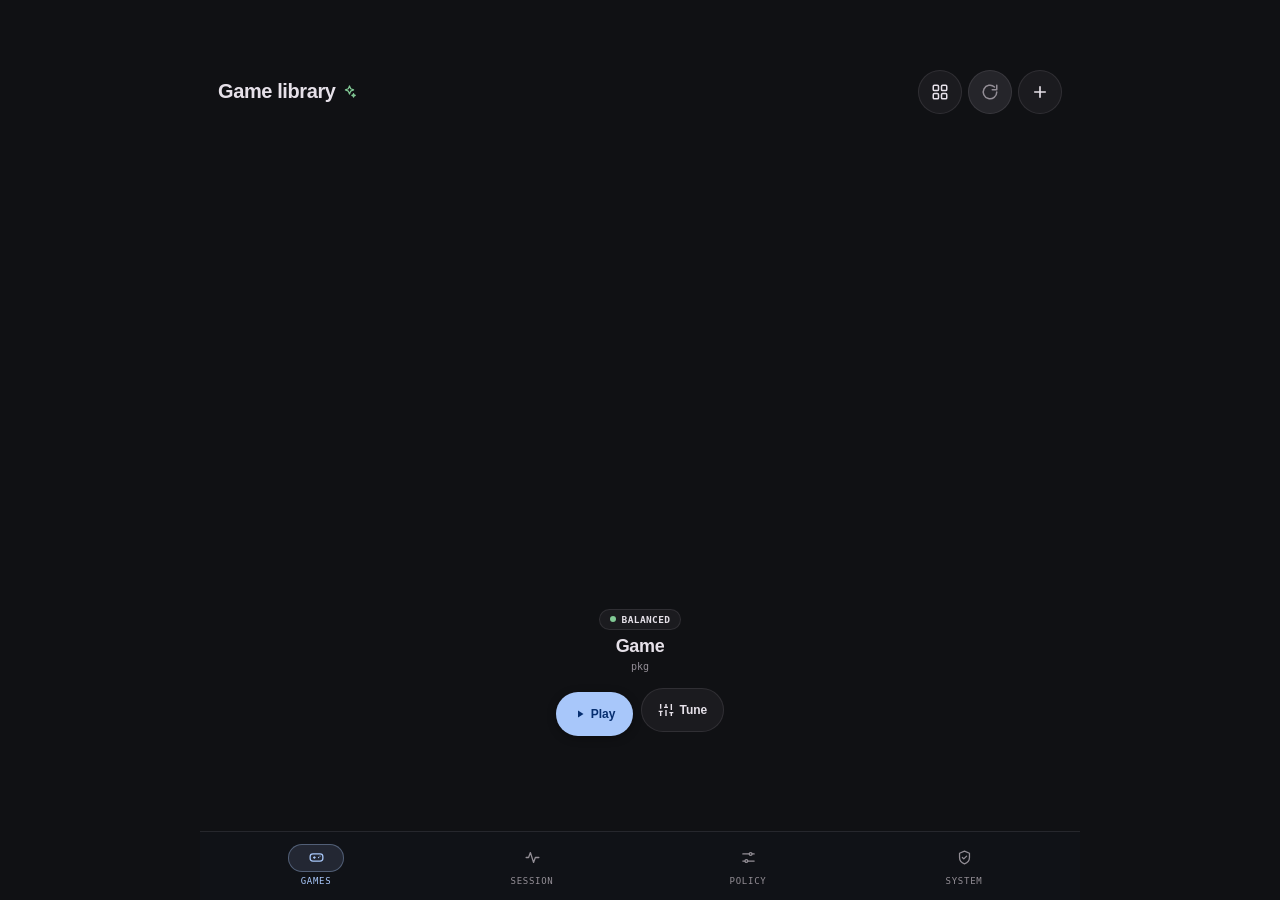
<file: module-src/webroot/index.html>
<!DOCTYPE html>
<html lang="id">
<head>
  <meta charset="UTF-8">
  <meta name="viewport" content="width=device-width, initial-scale=1.0, viewport-fit=cover">
  <meta name="color-scheme" content="dark">
  <title>Secreto Space</title>
  <link rel="stylesheet" href="style.css?v=0.1.0-ui21">
</head>
<body>
  <div class="app-container">
    <h1 class="sr-only">Secreto Space Console</h1>

    <!-- Top Bar: identity + live link state -->
    <div id="preview-banner" class="preview-banner hidden" role="status">PREVIEW DATA - NOT LIVE TELEMETRY</div>
    <div id="operation-status" class="operation-status hidden" role="status" aria-live="polite">
      <span class="operation-spinner" aria-hidden="true"></span>
      <div class="operation-copy"><strong>Working</strong><span>Preparing test…</span></div>
      <span class="operation-time">0s</span>
      <div class="operation-progress" aria-hidden="true"><i></i></div>
    </div>

    <main class="hud-main">
      <!-- ===================== 1. SESSION ===================== -->
      <section class="tab-panel" id="tab-session">
        <!-- Instrument cluster: identity + readouts + governor rail -->
        <div class="panel cluster">
          <div class="cluster-head">
            <div class="cluster-id">
              <span class="cluster-state">
                <span class="engine-pulsing-dot"></span>
                <span class="engine-badge-text">ENGINE ARMED</span>
              </span>
              <div class="hero-game-name" id="hero-game">Desktop / Standby</div>
            </div>
            <span class="hero-preset-tag" id="hero-preset-tag">BALANCED</span>
          </div>

          <div class="cluster-main">
            <div class="fps-block">
              <span class="instrument-label">Frame rate</span>
              <span class="fps-value" id="fps-live-label">0.0 FPS</span>
              <span class="fps-foot" id="fps-ft-label">-- ms frametime</span>
            </div>

            <div class="gauge-pair">
              <div class="radial-gauge-item">
                <div class="radial-svg-wrap">
                  <svg class="radial-svg" viewBox="0 0 100 100" aria-hidden="true">
                    <circle class="radial-bg" cx="50" cy="50" r="42"></circle>
                    <circle class="radial-fill radial-cpu" id="radial-cpu-fill" cx="50" cy="50" r="42"></circle>
                  </svg>
                  <div class="radial-gauge-center">
                    <span class="radial-val" id="hero-temp">--°</span>
                    <span class="radial-unit">CPU</span>
                  </div>
                </div>
                <span class="radial-sub-label">BIG CORE</span>
              </div>

              <div class="radial-gauge-item">
                <div class="radial-svg-wrap">
                  <svg class="radial-svg" viewBox="0 0 100 100" aria-hidden="true">
                    <circle class="radial-bg" cx="50" cy="50" r="42"></circle>
                    <circle class="radial-fill radial-gpu" id="radial-gpu-fill" cx="50" cy="50" r="42"></circle>
                  </svg>
                  <div class="radial-gauge-center">
                    <span class="radial-val" id="hero-gpu-clk">---</span>
                    <span class="radial-unit" id="hero-gpu-load-sub">0% load</span>
                  </div>
                </div>
                <span class="radial-sub-label">MALI-G72</span>
              </div>
            </div>
          </div>

          <div class="spec-rail">
            <div class="spec-cell" id="hero-cpu-chip">
              <span class="spec-label">CPU CLK</span>
              <span class="spec-value" id="hero-cpu-clk">---</span>
            </div>
            <div class="spec-cell">
              <span class="spec-label">STUTTER</span>
              <span class="spec-value" id="hero-stutter-gov">Stock</span>
            </div>
            <div class="spec-cell">
              <span class="spec-label">GOS</span>
              <span class="spec-value spec-value-status" id="hero-gos-chip"><strong id="hero-gos-val">CHECKING</strong></span>
            </div>
          </div>

        </div>

        <!-- Session: what Secreto is doing right now -->
        <section class="panel session-card" aria-labelledby="session-title">
          <div class="session-header">
            <div class="session-mini-cover" id="session-mini-cover"></div>
            <div class="session-header-text">
              <div class="session-header-top">
                <span class="session-status-dot" id="session-status-dot"></span>
                <span class="session-status-badge" id="session-badge">IDLE</span>
              </div>
              <h2 class="session-game-title" id="session-title">No active session</h2>
              <p class="session-timer" id="session-duration">Elapsed: 00:00:00</p>
            </div>
          </div>

          <div class="session-telemetry">
            <div class="session-tel-cell">
              <span class="session-tel-label">AVG FPS</span>
              <span class="session-tel-value" id="session-avg-fps">--</span>
            </div>
            <div class="session-tel-cell">
              <span class="session-tel-label">1% LOW</span>
              <span class="session-tel-value" id="session-p1">--</span>
            </div>
            <div class="session-tel-cell">
              <span class="session-tel-label">JANK</span>
              <span class="session-tel-value" id="session-jank">--</span>
            </div>
            <div class="session-tel-cell">
              <span class="session-tel-label">PEAK</span>
              <span class="session-tel-value" id="session-peak">--</span>
            </div>
          </div>

          <p class="session-note" id="session-last">No session recorded yet.</p>

          <div class="session-actions">
            <button class="hud-btn secondary" id="btn-session-wake">Wake apps</button>
            <button class="hud-btn danger" id="btn-session-end">End session &amp; restore</button>
          </div>
          <input type="hidden" id="session-slept" value="0">
        </section>

        <!-- Quick tools: 2x2 tactical tiles -->
        <section class="panel" aria-labelledby="quick-tools-title">
          <div class="panel-head">
            <h2 class="panel-title" id="quick-tools-title">Quick gaming tools</h2>
            <span class="panel-note">Runs straight on the daemon</span>
          </div>

          <div class="quick-dock-grid">
            <button class="quick-action-btn" id="btn-quick-bypass">
              <svg class="btn-icon" viewBox="0 0 24 24" fill="none" stroke="currentColor" stroke-width="1.8" stroke-linecap="round" stroke-linejoin="round" aria-hidden="true">
                <rect x="2" y="8" width="15" height="8" rx="2"/>
                <path d="M20 11v2"/>
                <path d="M6 11v2M10 11v2"/>
              </svg>
              <span class="btn-label" id="lbl-quick-bypass">BYPASS CHG</span>
            </button>

            <button class="quick-action-btn active" id="btn-quick-dnd">
              <svg class="btn-icon" viewBox="0 0 24 24" fill="none" stroke="currentColor" stroke-width="1.8" stroke-linecap="round" stroke-linejoin="round" aria-hidden="true">
                <path d="M18 8a6 6 0 1 0-12 0c0 7-3 8-3 8h18s-3-1-3-8"/>
                <path d="M13.7 21a2 2 0 0 1-3.4 0"/>
                <path d="M3 3l18 18"/>
              </svg>
              <span class="btn-label" id="lbl-quick-dnd">FOCUS DND</span>
            </button>

            <button class="quick-action-btn" id="btn-quick-gos-web">
              <svg class="btn-icon" viewBox="0 0 24 24" fill="none" stroke="currentColor" stroke-width="1.8" stroke-linecap="round" stroke-linejoin="round" aria-hidden="true">
                <path d="M12 3l7 3v6c0 4.5-3 7.6-7 9-4-1.4-7-4.5-7-9V6z"/>
              </svg>
              <span class="btn-label" id="lbl-quick-gos-web">GOS BYPASS</span>
            </button>
          </div>
        </section>

        <!-- Performance profile lives in the Policy tab -->

        <!-- Diagnostics stays collapsed so games stay in focus -->
        <details class="diagnostics">
          <summary>Telemetry &amp; diagnostics <span>Tap to expand</span></summary>
          <div class="diagnostics-body">

        <!-- Frame pacing -->
        <section class="panel" aria-labelledby="pacing-title">
          <div class="panel-head">
            <h2 class="panel-title" id="pacing-title">Frame pacing</h2>
            <span class="panel-note">Target 16.6 ms</span>
          </div>
          <canvas id="frametime-canvas" height="60" aria-label="Frametime chart, last 60 frames" role="img"></canvas>
        </section>

        <!-- Load + thermal -->
        <section class="panel" aria-labelledby="load-title">
          <div class="panel-head">
            <h2 class="panel-title" id="load-title">Load &amp; thermal</h2>
            <span class="panel-note">Exynos 9610</span>
          </div>

          <div class="load-row">
            <span class="load-label">GPU LOAD</span>
            <span class="load-value" id="gpu-busy-text">0%</span>
          </div>
          <div class="progress-bar">
            <div class="progress-fill" id="gpu-busy-fill" style="width: 0%"></div>
          </div>
          <div class="load-foot" id="gpu-min-text">Min: 260 MHz</div>

          <div class="temp-chips">
            <div class="chip"><span class="chip-key">LITTLE</span><strong id="temp-little">--°</strong></div>
            <div class="chip"><span class="chip-key">GPU</span><strong id="temp-gpu">--°</strong></div>
          </div>
        </section>

        <!-- Power -->
        <section class="panel" aria-labelledby="battery-title">
          <div class="panel-head">
            <h2 class="panel-title" id="battery-title">Power</h2>
            <span class="battery-status-badge" id="batt-status-badge">Discharging</span>
          </div>
          <div class="battery-grid">
            <div class="battery-col">
              <span class="battery-meta-label">CAPACITY</span>
              <span class="battery-meta-val"><strong id="batt-capacity">--%</strong></span>
            </div>
            <div class="battery-col">
              <span class="battery-meta-label">CURRENT</span>
              <span class="battery-meta-val" id="batt-current">-- mA</span>
            </div>
            <div class="battery-col">
              <span class="battery-meta-label">VOLTAGE</span>
              <span class="battery-meta-val" id="batt-voltage">-- V</span>
            </div>
            <div class="battery-col">
              <span class="battery-meta-label">TEMP</span>
              <span class="battery-meta-val" id="batt-temp">--°C</span>
            </div>
            <div class="battery-col">
              <span class="battery-meta-label">POWER</span>
              <span class="battery-meta-val highlight" id="batt-power">-- W</span>
            </div>
          </div>
        </section>
      </div>
    </details>

      </section>

      <!-- ===================== 2. GAMES ===================== -->
      <section class="tab-panel active" id="tab-games">
        <div class="section-header">
          <h2>
            Game library
            <span class="auto-badge" title="Games detected automatically">
              <svg viewBox="0 0 24 24" fill="none" stroke="currentColor" stroke-width="2" stroke-linecap="round" stroke-linejoin="round" aria-hidden="true">
                <path d="M12 3l1.9 4.6L18.5 9.5 13.9 11.4 12 16l-1.9-4.6L5.5 9.5l4.6-1.9z"/>
                <path d="M18.5 15.5l.8 1.9 1.9.8-1.9.8-.8 1.9-.8-1.9-1.9-.8 1.9-.8z"/>
              </svg>
            </span>
          </h2>
          <div class="games-actions-row">
            <button id="btn-view-toggle" class="btn btn-icon-only" title="Switch view" aria-label="Switch view mode" type="button"></button>
            <button id="btn-scan-games" class="btn btn-icon-only" title="Rescan installed games" aria-label="Refresh games" type="button">
              <svg viewBox="0 0 24 24" fill="none" stroke="currentColor" stroke-width="2" stroke-linecap="round" stroke-linejoin="round" aria-hidden="true">
                <path d="M21 12a9 9 0 1 1-3-6.7"/><path d="M21 3v6h-6"/>
              </svg>
            </button>
            <button id="btn-toggle-add-drawer" class="btn btn-icon-only" title="Add custom game" aria-label="Add custom game" type="button">
              <svg viewBox="0 0 24 24" fill="none" stroke="currentColor" stroke-width="2.2" stroke-linecap="round" aria-hidden="true">
                <path d="M12 5v14M5 12h14"/>
              </svg>
            </button>
          </div>
        </div>

        <!-- Add Game Modal -->
        <div id="add-game-modal" class="modal-backdrop hidden">
          <div class="modal-sheet">
            <div class="modal-handle"></div>
            <div class="drawer-head">
              <span class="drawer-title">Add game</span>
              <button id="btn-cancel-add-game" class="btn-icon-only" aria-label="Close">✕</button>
            </div>
            <select id="installed-apps-select" class="hud-select" aria-label="Select installed app">
              <option value="">Select installed app</option>
            </select>
            <input type="text" id="custom-pkg-input" class="hud-input" placeholder="Or enter package name (e.g. com.mobile.legends)" aria-label="Package name">
            <button id="btn-submit-add-game" class="btn btn-primary btn-block">Add game</button>
          </div>
        </div>

        <div id="games-list-view">
          <!-- Carousel mode -->
          <div id="games-carousel-view" class="games-carousel-view hidden">
            <div class="carousel-stage" id="carousel-stage"></div>
            <div class="carousel-dots" id="carousel-dots"></div>
            <div class="carousel-hero" id="carousel-hero">
              <div class="carousel-hero-meta">
                <span class="carousel-hero-dot"></span>
                <span id="carousel-hero-preset" class="carousel-hero-preset">BALANCED</span>
              </div>
              <h2 class="carousel-hero-title" id="carousel-hero-title">Game</h2>
              <p class="carousel-hero-sub" id="carousel-hero-sub">pkg</p>
              <div class="carousel-hero-actions">
                <button class="game-play-btn carousel-hero-play" id="carousel-hero-play">
                  <svg viewBox="0 0 24 24" aria-hidden="true"><path d="M8 5v14l11-7z"/></svg>
                  <span>Play</span>
                </button>
                <button class="carousel-hero-tune" id="carousel-hero-tune">
                  <svg viewBox="0 0 24 24" fill="none" stroke="currentColor" stroke-width="2.1" aria-hidden="true">
                    <path d="M4 21v-7M4 10V3M12 21v-9M12 8V3M20 21v-5M20 12V3M1 14h6M9 8h6M17 16h6"/>
                  </svg>
                  <span>Tune</span>
                </button>
              </div>
            </div>
          </div>
          <!-- Grid mode -->
          <div class="games-list" id="games-container">
            <div class="empty-state">Loading game list...</div>
          </div>
        </div>

        <div id="game-detail-view" class="hidden game-detail">
          <button id="btn-close-game-detail" class="btn btn-secondary game-detail-back">Back to library</button>

          <div class="surface-card game-detail-hero">
            <div id="detail-game-icon" class="game-detail-icon">G</div>
            <div class="game-detail-identity">
              <div id="detail-game-name" class="game-detail-name">Game</div>
              <div id="detail-game-pkg" class="game-detail-pkg">pkg</div>
            </div>
          </div>

          <div class="surface-card game-detail-card">
            <div class="game-detail-label">Per-game preset</div>
            <div class="game-detail-presets">
              <button class="btn btn-secondary detail-preset" data-preset="battery">Eco</button>
              <button class="btn btn-secondary detail-preset" data-preset="balanced">Balanced</button>
              <button class="btn btn-secondary detail-preset" data-preset="performance">Performance</button>
              <button class="btn btn-secondary detail-preset" data-preset="esports">Esports</button>
            </div>
          </div>

          <div class="game-detail-bbr surface-card">
            <div>
              <div class="game-detail-bbr-title">TCP BBR</div>
              <div id="bbr-status-desc" class="game-detail-bbr-desc">Off</div>
            </div>
            <button id="btn-detail-bbr" class="btn btn-secondary">Toggle</button>
          </div>

          <div class="surface-card game-detail-card">
            <button id="btn-toggle-reports" class="detail-collapse-head" type="button" aria-expanded="false" aria-controls="detail-reports-body">
              <span class="game-detail-label">Session reports</span>
              <span class="detail-collapse-meta">
                <span id="detail-report-count" class="detail-collapse-count"></span>
                <svg class="detail-collapse-chevron" viewBox="0 0 24 24" aria-hidden="true"><path d="M6 9.5l6 6 6-6"/></svg>
              </span>
            </button>
            <div id="detail-reports-body" class="detail-collapse-body">
              <div id="detail-reports" class="report-list">
                <div class="report-empty">No sessions recorded yet.</div>
              </div>
              <div id="detail-advice" class="report-advice hidden"></div>
            </div>
          </div>

          <div class="surface-card game-detail-card">
            <div class="game-detail-label">Render scale <span class="badge">EXPERIMENTAL</span></div>
            <div class="scale-segmented" id="detail-scale-group">
              <button class="btn btn-secondary detail-scale active" data-scale="native">Native</button>
              <button class="btn btn-secondary detail-scale" data-scale="900p">900p</button>
              <button class="btn btn-secondary detail-scale" data-scale="720p">720p</button>
            </div>
            <div class="scale-note" id="detail-scale-note">Applies only while this game is running, and is always reset on exit or reboot.</div>
          </div>

          <button id="btn-detail-launch" class="btn btn-primary game-detail-launch">Apply profile</button>
          <button id="btn-detail-remove" class="btn btn-secondary game-detail-remove">Remove from library</button>
        </div>
      </section>

      <!-- ===================== 3. POLICY ===================== -->
      <section class="tab-panel" id="tab-policy">
        <div class="section-header">
          <h2>Policy</h2>
          <span class="sub-hint">Floating HUD, presets and background apps</span>
        </div>

        <!-- Floating HUD + status daemon (dipindah dari tab Session) -->
        <section class="panel hud-card" aria-labelledby="hud-title">
          <div class="panel-head">
            <h2 class="panel-title" id="hud-title">Floating HUD</h2>
            <span class="hud-state">
              <span class="state-dot" id="state-dot"></span>
              <span class="state-label" id="state-label">IDLE</span>
            </span>
          </div>
          <div class="action-card">
            <div class="action-info">
              <div class="action-title">Overlay bubble</div>
              <div class="action-desc">Show live FPS, temperature and quick side panel over games.</div>
            </div>
            <button id="btn-toggle-hud" class="btn-hud-pill" title="Toggle floating HUD">
              HUD <span id="hud-status-text">ON</span>
            </button>
          </div>
        </section>

        <!-- Performance profile -->
        <section class="panel" aria-labelledby="preset-title">
          <div class="panel-head">
            <h2 class="panel-title" id="preset-title">Performance profile</h2>
            <span class="panel-note">Governor &amp; clock tuning</span>
          </div>
          <div class="preset-segmented-control" role="group" aria-label="Choose a performance profile">
            <button class="preset-segment-btn" data-preset="BATTERY">ECO</button>
            <button class="preset-segment-btn" data-preset="BALANCED">BAL</button>
            <button class="preset-segment-btn" data-preset="PERFORMANCE">PERF</button>
            <button class="preset-segment-btn active" data-preset="ESPORTS">ESPORTS</button>
          </div>
          <p id="preset-idle-hint" class="preset-idle-hint hidden">Select a game first to change its preset.</p>
        </section>

        <!-- Background apps -->
        <section class="panel" aria-labelledby="sleep-title">
          <div class="panel-head">
            <h2 class="panel-title" id="sleep-title">Background apps</h2>
            <span class="badge" id="sleep-badge">ON</span>
          </div>
          <p class="panel-note block">Sleeps user apps while a game session runs. Games, launchers, keyboards, the phone app and your whitelist stay awake. Every app is restored when the session ends.</p>
          <div class="setting-row">
            <div>
              <div class="setting-title">Sleep during sessions</div>
              <div class="setting-desc" id="sleep-desc">Checking installed apps</div>
            </div>
            <button class="hud-btn secondary" id="btn-sleep-toggle">ON</button>
          </div>
          <label class="setting-title" for="sleep-whitelist-input">Whitelist (comma separated)</label>
          <textarea id="sleep-whitelist-input" class="hud-input sleep-whitelist" rows="2" placeholder="com.whatsapp,com.discord"></textarea>
          <button class="hud-btn secondary full-w" id="btn-sleep-save">Save whitelist</button>
        </section>

      </section>

      <!-- ===================== 4. SYSTEM ===================== -->
      <section class="tab-panel" id="tab-system">
        <div class="policy-subhead">Network</div>

        <div class="target-chips-row">
          <button class="target-chip active" id="chip-gw" data-target="gw">
            <span class="chip-dot"></span>
            <span class="chip-name">GATEWAY</span>
            <span class="chip-val" id="chip-gw-val">--</span>
          </button>
          <button class="target-chip" id="chip-cf" data-target="1.1.1.1">
            <span class="chip-dot"></span>
            <span class="chip-name">CLOUDFLARE</span>
            <span class="chip-val" id="chip-cf-val">--</span>
          </button>
          <button class="target-chip" id="chip-gg" data-target="8.8.8.8">
            <span class="chip-dot"></span>
            <span class="chip-name">GOOGLE</span>
            <span class="chip-val" id="chip-gg-val">--</span>
          </button>
          <button class="target-chip" id="chip-custom" data-target="custom">
            <span class="chip-dot"></span>
            <span class="chip-name">CUSTOM</span>
            <span class="chip-val" id="chip-custom-val">--</span>
          </button>
        </div>

        <div class="custom-target-box hidden" id="custom-target-box">
          <input type="text" id="custom-target-input" class="custom-host-input" placeholder="1.0.0.1 or sg.game.server.com" aria-label="Custom host">
          <button class="hud-btn primary" id="btn-set-custom-target">Probe</button>
        </div>

        <section class="panel" aria-labelledby="multiping-title">
          <div class="panel-head">
            <h2 class="panel-title" id="multiping-title">Multi-target ping</h2>
            <button class="hud-btn outline" id="btn-multi-ping">Test all</button>
          </div>
          <div class="multi-ping-list" id="multi-ping-list">
            <button class="multi-ping-row active" data-target="gateway">
              <span class="mp-name">GATEWAY</span>
              <span class="mp-host" id="mp-gw-host">--</span>
              <span class="mp-val" id="mp-gw-val">--</span>
              <span class="mp-sub" id="mp-gw-sub"></span>
            </button>
            <button class="multi-ping-row" data-target="1.1.1.1">
              <span class="mp-name">CLOUDFLARE</span>
              <span class="mp-host" id="mp-cf-host">1.1.1.1</span>
              <span class="mp-val" id="mp-cf-val">--</span>
              <span class="mp-sub" id="mp-cf-sub"></span>
            </button>
            <button class="multi-ping-row" data-target="8.8.8.8">
              <span class="mp-name">GOOGLE</span>
              <span class="mp-host" id="mp-gg-host">8.8.8.8</span>
              <span class="mp-val" id="mp-gg-val">--</span>
              <span class="mp-sub" id="mp-gg-sub"></span>
            </button>
            <button class="multi-ping-row" data-target="custom">
              <span class="mp-name">CUSTOM</span>
              <span class="mp-host" id="mp-custom-host">not set</span>
              <span class="mp-val" id="mp-custom-val">--</span>
              <span class="mp-sub" id="mp-custom-sub"></span>
            </button>
          </div>
        </section>

        <section class="panel net-stat-card" aria-labelledby="probe-title">
          <div class="net-header-row">
            <div>
              <span class="meta-label">Target / iface</span>
              <div class="meta-val"><span id="net-target-display">1.1.1.1</span> · <span id="net-iface">wlan0</span> · <span id="net-cc-text" class="meta-cc">--</span></div>
            </div>
            <div class="align-right">
              <span class="meta-label">Status</span>
              <div class="meta-val"><span class="badge active" id="net-health-badge">STABLE</span></div>
            </div>
          </div>

          <div class="net-ping-display">
            <div class="ping-circle" id="ping-circle-el">
              <span class="ping-num" id="net-ping-val">--</span>
              <span class="ping-unit">ms RTT</span>
            </div>
            <div class="ping-graph-wrapper">
              <div class="canvas-header">
                <span class="meta-label">Ping timeline</span>
                <span class="meta-label" id="net-live-jitter">Jitter: -- ms</span>
              </div>
              <canvas id="net-ping-canvas" class="net-ping-canvas" height="60" aria-label="Ping chart, last 30 probes" role="img"></canvas>
            </div>
          </div>

          <div class="net-metrics-grid">
            <div class="net-metric-item"><span class="metric-label">MIN</span><strong class="metric-val" id="stat-min">-- ms</strong></div>
            <div class="net-metric-item"><span class="metric-label">AVG</span><strong class="metric-val" id="stat-avg">-- ms</strong></div>
            <div class="net-metric-item"><span class="metric-label">MAX</span><strong class="metric-val" id="stat-max">-- ms</strong></div>
            <div class="net-metric-item"><span class="metric-label">JITTER</span><strong class="metric-val highlight" id="stat-jitter">-- ms</strong></div>
            <div class="net-metric-item"><span class="metric-label">P50</span><strong class="metric-val" id="stat-p50">-- ms</strong></div>
            <div class="net-metric-item"><span class="metric-label">P95</span><strong class="metric-val" id="stat-p95">-- ms</strong></div>
            <div class="net-metric-item"><span class="metric-label">P99</span><strong class="metric-val" id="stat-p99">-- ms</strong></div>
            <div class="net-metric-item"><span class="metric-label">LOSS</span><strong class="metric-val" id="stat-loss">0%</strong></div>
          </div>
        </section>

        <section class="panel">
          <div class="net-controls">
            <div class="btn-group">
              <button class="hud-btn secondary" id="btn-net-stock">Stock (Westwood)</button>
              <button class="hud-btn primary" id="btn-net-bbr">Enable BBR</button>
            </div>
            <button class="hud-btn outline full-w" id="btn-quick-ping">Quick probe (3 packets)</button>
          </div>
        </section>

        <section class="panel" aria-labelledby="bb-title">
          <div class="panel-head">
            <h2 class="panel-title" id="bb-title">Bufferbloat</h2>
            <span class="badge" id="bufferbloat-badge">READY</span>
          </div>
          <p class="panel-note block">Latency on an idle link versus a loaded link.</p>
          <div class="bufferbloat-grid">
            <div class="bb-col">
              <span class="bb-label">Unloaded</span>
              <span class="bb-val" id="bb-unloaded-val">-- ms</span>
            </div>
            <div class="bb-col">
              <span class="bb-label">Loaded</span>
              <span class="bb-val" id="bb-loaded-val">-- ms</span>
            </div>
            <div class="bb-col">
              <span class="bb-label">Delta</span>
              <span class="bb-val highlight" id="bb-delta-val">-- ms</span>
            </div>
            <div class="bb-col">
              <span class="bb-label">Grade</span>
              <span class="bb-val grade" id="bb-grade-val">--</span>
            </div>
          </div>
          <button class="hud-btn secondary full-w" id="btn-run-bufferbloat">Run bufferbloat test</button>
        </section>

        <div class="section-header">
          <h2>System</h2>
          <span class="sub-hint">Capabilities, thermal guard and rollback</span>
        </div>

        <section class="panel" aria-labelledby="probe-title">
          <div class="panel-head">
            <h2 class="panel-title" id="probe-title">Capability probe</h2>
            <span class="badge" id="probe-badge">CHECKING</span>
          </div>
          <p class="panel-note block">What this ROM actually supports. Features that are missing are hidden, not faked.</p>
          <div class="probe-grid">
            <div class="probe-row"><span>Device</span><strong id="probe-device">--</strong></div>
            <div class="probe-row"><span>Android</span><strong id="probe-android">--</strong></div>
            <div class="probe-row"><span>ROM</span><strong id="probe-rom">--</strong></div>
            <div class="probe-row"><span>Samsung GOS</span><strong id="probe-gos">--</strong></div>
            <div class="probe-row"><span>Sleep primitive</span><strong id="probe-freeze">--</strong></div>
            <div class="probe-row"><span>Render scale</span><strong id="probe-render">--</strong></div>
            <div class="probe-row"><span>cpuset</span><strong id="probe-cpuset">--</strong></div>
            <div class="probe-row"><span>Root</span><strong id="probe-root">--</strong></div>
            <div class="probe-row"><span>SELinux</span><strong id="probe-selinux">--</strong></div>
          </div>
        </section>

        <section class="panel" aria-labelledby="thermal-title">
          <div class="panel-head">
            <h2 class="panel-title" id="thermal-title">Thermal guard</h2>
          </div>
          <div class="setting-row">
            <div>
              <div class="setting-title">Warning stage</div>
              <div class="setting-desc">Drops GPU clock to 385 MHz when the SoC hits 87°C</div>
            </div>
            <span class="badge active">87°C</span>
          </div>
          <div class="setting-row">
            <div>
              <div class="setting-title">Critical stage</div>
              <div class="setting-desc">Full stock rollback when the SoC hits 92°C</div>
            </div>
            <span class="badge danger">92°C</span>
          </div>
          <div class="setting-row">
            <div>
              <div class="setting-title">Hysteresis</div>
              <div class="setting-desc">Boost re-engages at 82°C, full restore exits at 80°C</div>
            </div>
            <span class="badge">ACTIVE</span>
          </div>
        </section>

        <section class="panel" aria-labelledby="gos-title">
          <div class="panel-head">
            <h2 class="panel-title" id="gos-title">Samsung GOS</h2>
            <span class="badge" id="gos-badge">CHECKING</span>
          </div>
          <p class="panel-note block">Stops aggressive thermal throttling and GPU downclocking from Samsung Game Optimizing Service.</p>
          <div class="btn-group">
            <button class="hud-btn danger" id="btn-gos-disable">Disable GOS</button>
            <button class="hud-btn secondary" id="btn-gos-restore">Restore GOS</button>
          </div>
          <div id="gos-status" class="status-line">Status: checking for GOS package</div>
        </section>

        <section class="panel" aria-labelledby="ksu-title">
          <div class="panel-head">
            <h2 class="panel-title" id="ksu-title">KernelSU access</h2>
            <span class="badge" id="ksu-badge">UNREGISTERED</span>
          </div>
          <p class="panel-note block">Daftarkan app ke KernelSU: tekan sekali, lalu izinkan dialog "Superuser request" untuk com.secreto.space. Setelah diizinkan, app muncul di daftar Superuser KernelSU dengan akses root.</p>
          <div class="btn-group">
            <button class="hud-btn secondary" id="btn-ksu-root">Request root access</button>
          </div>
          <div id="ksu-status" class="status-line">Status: belum dicek (tekan tombol untuk meminta akses)</div>
        </section>

        <section class="panel">
          <div class="panel-head">
            <h2 class="panel-title">Emergency restore</h2>
          </div>
          <p class="panel-note block">Returns GPU, CPU and network parameters to factory stock.</p>
          <button class="hud-btn danger full-w" id="btn-emergency-restore">Restore all stock</button>
        </section>

        <section class="panel daemon-meta-card">
          <div class="meta-row"><span>Daemon</span><span>secretod v0.1.0 (Rust) <span id="daemon-status" class="badge">CHECKING</span></span></div>
          <div class="meta-row"><span>Uptime</span><span id="daemon-uptime">0s</span></div>
          <div class="meta-row"><span>Stock snapshot</span><span id="snapshot-status">SAVED</span></div>
        </section>

        <details class="panel attribution-card">
          <summary>Open source &amp; community credits</summary>
          <p class="panel-note block">Low-overhead architecture patterns Secreto Space borrows from:</p>
          <div class="credit-list">
            <div class="credit-item">
              <strong>shadow3aaa/fas-rs</strong>
              <span class="credit-badge">GPL-3.0</span>
              <div class="credit-desc">Frame-aware scheduling, daemon Rust, frame timing SurfaceFlinger non-blocking.</div>
            </div>
            <div class="credit-item">
              <strong>Scene 6 / 7 (YuKongA)</strong>
              <span class="credit-badge">CoolApk</span>
              <div class="credit-desc">Compact telemetry layout, multi-game profiles, Exynos hardware monitoring.</div>
            </div>
            <div class="credit-item">
              <strong>revws/ror</strong>
              <span class="credit-badge">Apache-2.0</span>
              <div class="credit-desc">Bubble WindowManager floating, retractable drawer, single-window lifecycle.</div>
            </div>
            <div class="credit-item">
              <strong>MaheshSharan/FrameX-Android</strong>
              <span class="credit-badge">MIT</span>
              <div class="credit-desc">Safety snapshot, auto stock restore on game exit, capability detection.</div>
            </div>
            <div class="credit-item">
              <strong>rdevz-ph/FPS-Meter-Android</strong>
              <span class="credit-badge">MIT</span>
              <div class="credit-desc">Compact draggable telemetry pill with edge snap.</div>
            </div>
            <div class="credit-item">
              <strong>Liliya2727/AZenith</strong>
              <span class="credit-badge">Apache-2.0</span>
              <div class="credit-desc">Landscape Game Space layout, in-game sidepanel, quick presets, safety status.</div>
            </div>
            <div class="credit-item">
              <strong>AxionAOSP / DerpFest GameSpace</strong>
              <span class="credit-badge">Apache-2.0</span>
              <div class="credit-desc">Game library, per-game profile, launch hygiene, safety settings.</div>
            </div>
            <div class="credit-item">
              <strong>yuroyami/PINGY &amp; cloudflare/bbperf</strong>
              <span class="credit-badge">AGPL / MIT</span>
              <div class="credit-desc">Jitter RFC 3550, percentile P50/P95/P99, grading bufferbloat.</div>
            </div>
            <div class="credit-item">
              <strong>kanaodnd/Stellar-Tweaks</strong>
              <span class="credit-badge">Apache-2.0</span>
              <div class="credit-desc">Daemon modular, TaskStackListener event-driven, state cache.</div>
            </div>
            <div class="credit-item">
              <strong>Aibeto/ChiRiScene</strong>
              <span class="credit-badge">GPL-3.0</span>
              <div class="credit-desc">Frame-aware scheduling and CLG load governor concepts (reference).</div>
            </div>
            <div class="credit-item">
              <strong>imacte/yumi</strong>
              <span class="credit-badge">GPL-3.0</span>
              <div class="credit-desc">Dual-thread monitor+scheduler, probe eBPF sched_switch (reference).</div>
            </div>
            <div class="credit-item">
              <strong>Dreamucxe/GameCore</strong>
              <span class="credit-badge">MIT</span>
              <div class="credit-desc">"Readings not theatre", edge-snap, thermal dot, per-game profile.</div>
            </div>
            <div class="credit-item">
              <strong>Muimex11</strong>
              <span class="credit-badge">Community</span>
              <div class="credit-desc">Panel Samsung: GOS disable/restore, RAM Plus off, Max Boost.</div>
            </div>
            <div class="credit-item">
              <strong>hotsuper901/dlss5android (MSJ GFX)</strong>
              <span class="credit-badge">MIT</span>
              <div class="credit-desc">Detection honesty, thread safety, preset per-game.</div>
            </div>
            <div class="credit-item">
              <strong>FreshROMs/exynos9610_mint</strong>
              <span class="credit-badge">GPL-2.0</span>
              <div class="credit-desc">Exynos 9610 kernel and A50 sysfs path references.</div>
            </div>
            <div class="credit-item">
              <strong>NetizenNemo/Aether_OptExt &amp; cinitdev/AppOpt</strong>
              <span class="credit-badge">GPL-3.0</span>
              <div class="credit-desc">Rust thread affinity, eBPF tracepoint, CPU core binding (reference).</div>
            </div>
          </div>
        </details>
      </section>
    </main>

    <nav class="hud-nav" aria-label="Main navigation">
      <button class="nav-tab active" data-tab="tab-games">
        <span class="nav-indicator">
          <svg class="nav-icon" viewBox="0 0 24 24" fill="none" stroke="currentColor" stroke-width="1.8" stroke-linecap="round" stroke-linejoin="round" aria-hidden="true">
            <rect x="3" y="7" width="18" height="10" rx="4"/>
            <path d="M8 12h2M9 11v2M15 12h.01M17 10h.01"/>
          </svg>
        </span>
        <span class="nav-label">GAMES</span>
      </button>
      <button class="nav-tab" data-tab="tab-session">
        <span class="nav-indicator">
          <svg class="nav-icon" viewBox="0 0 24 24" fill="none" stroke="currentColor" stroke-width="1.8" stroke-linecap="round" stroke-linejoin="round" aria-hidden="true">
            <path d="M3 12h3.5l2.5-7 4.5 14 2.5-7H21"/>
          </svg>
        </span>
        <span class="nav-label">SESSION</span>
      </button>
      <button class="nav-tab" data-tab="tab-policy">
        <span class="nav-indicator">
          <svg class="nav-icon" viewBox="0 0 24 24" fill="none" stroke="currentColor" stroke-width="1.8" stroke-linecap="round" stroke-linejoin="round" aria-hidden="true">
            <path d="M4 7h9M17 7h3M4 17h3M11 17h9"/>
            <circle cx="15" cy="7" r="2"/>
            <circle cx="9" cy="17" r="2"/>
          </svg>
        </span>
        <span class="nav-label">POLICY</span>
      </button>
      <button class="nav-tab" data-tab="tab-system">
        <span class="nav-indicator">
          <svg class="nav-icon" viewBox="0 0 24 24" fill="none" stroke="currentColor" stroke-width="1.8" stroke-linecap="round" stroke-linejoin="round" aria-hidden="true">
            <path d="M12 3l7 3v6c0 4.5-3 7.6-7 9-4-1.4-7-4.5-7-9V6z"/>
            <path d="M9 12l2 2 4-4"/>
          </svg>
        </span>
        <span class="nav-label">SYSTEM</span>
      </button>
    </nav>
  </div>

  <div id="toast" class="toast hidden"></div>

  <script src="app.js?v=0.1.0-ui21"></script>
</body>
</html>
</file>
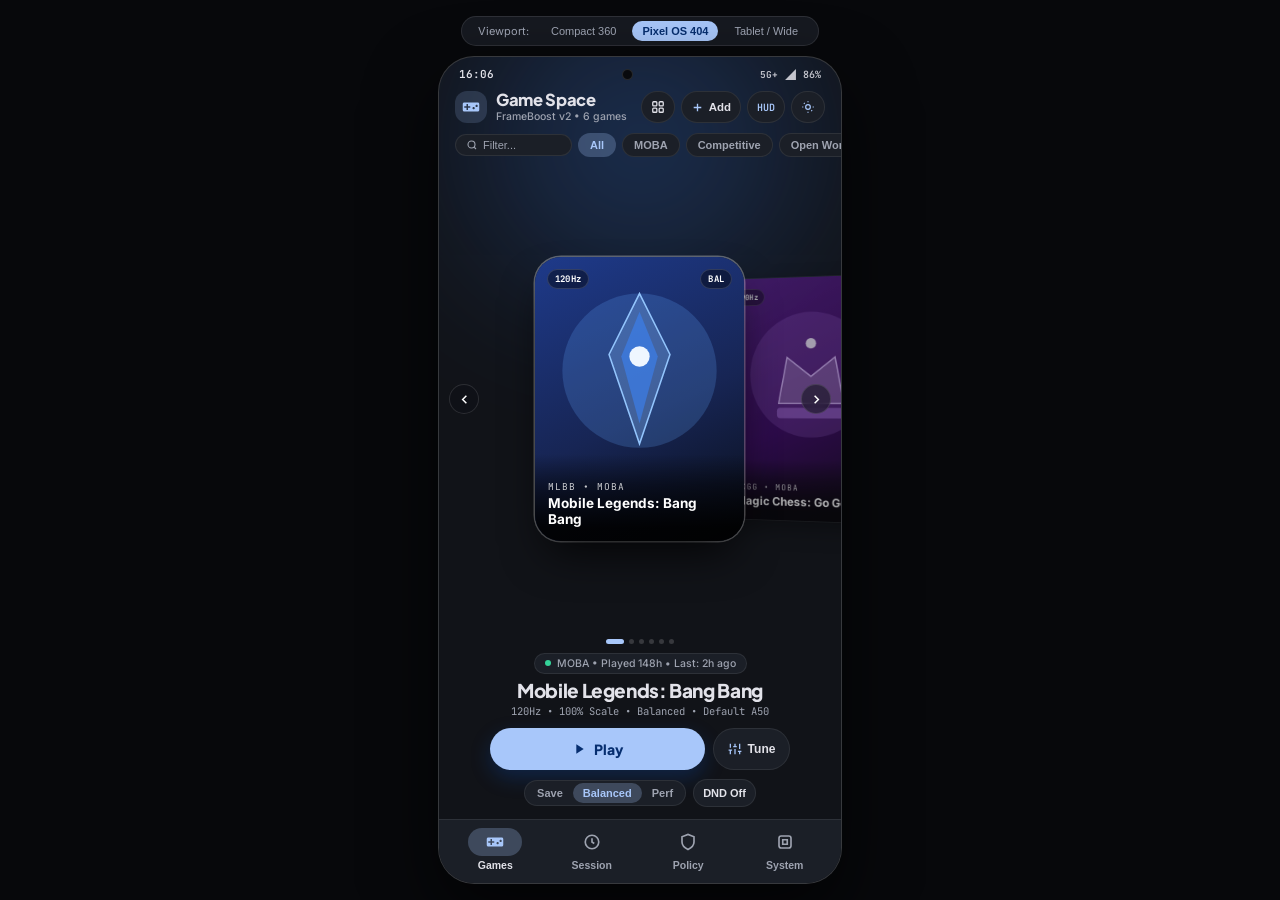
<file: game_space_pixel_os_game_launcher_cover.html>
<!DOCTYPE html>
<html lang="id" data-theme="dark">
<head>
  <meta charset="UTF-8" />
  <meta name="viewport" content="width=device-width, initial-scale=1.0, maximum-scale=1.0, user-scalable=no" />
  <title>Game Space — FrameBoost v2 (Pixel OS)</title>
  <link rel="preconnect" href="https://fonts.googleapis.com" />
  <link rel="preconnect" href="https://fonts.gstatic.com" crossorigin />
  <link href="https://fonts.googleapis.com/css2?family=Inter:wght@400;500;600;700&family=JetBrains+Mono:wght@400;500;600;700&family=Plus+Jakarta+Sans:wght@600;700;800&display=swap" rel="stylesheet" />

  <style>
    /* =========================================================================
       1. AOSP / PIXEL OS MATERIAL YOU 3 DESIGN TOKENS
       ========================================================================= */
    :root {
      --ease-emphasized: cubic-bezier(0.2, 0.0, 0.0, 1.0);
      --ease-spring: cubic-bezier(0.22, 1, 0.36, 1);

      /* Pixel Dark (Default) */
      --bg-base: #111318;
      --bg-surface: #1B1F27;
      --bg-surface-high: #252A34;
      --bg-surface-variant: #2D3340;
      --border-subtle: rgba(255, 255, 255, 0.08);
      --border-strong: rgba(255, 255, 255, 0.16);
      --text-primary: #E2E2E9;
      --text-secondary: #9EA3B0;
      --accent: #A8C7FA;
      --on-accent: #062E6F;
      --accent-container: rgba(168, 199, 250, 0.16);
      --accent-container-strong: rgba(168, 199, 250, 0.25);

      --ok: #34D399;
      --ok-bg: rgba(52, 211, 153, 0.14);
      --warn: #FBBF24;
      --warn-bg: rgba(251, 191, 36, 0.15);
      --crit: #F87171;
      --crit-bg: rgba(248, 113, 113, 0.16);
      --shadow-card: 0 4px 16px rgba(0, 0, 0, 0.25);
    }

    html[data-theme="amoled"] {
      --bg-base: #000000;
      --bg-surface: #0D0F14;
      --bg-surface-high: #161922;
      --bg-surface-variant: #1F2430;
      --border-subtle: rgba(255, 255, 255, 0.09);
      --border-strong: rgba(255, 255, 255, 0.18);
    }

    html[data-theme="light"] {
      --bg-base: #F6F8FC;
      --bg-surface: #FFFFFF;
      --bg-surface-high: #EEF2F8;
      --bg-surface-variant: #E1E7F0;
      --border-subtle: rgba(15, 23, 42, 0.08);
      --border-strong: rgba(15, 23, 42, 0.16);
      --text-primary: #181C22;
      --text-secondary: #5B6270;
      --accent: #0B57D0;
      --on-accent: #FFFFFF;
      --accent-container: rgba(11, 87, 208, 0.11);
      --accent-container-strong: rgba(11, 87, 208, 0.18);

      --ok: #059669;
      --ok-bg: rgba(5, 150, 105, 0.12);
      --warn: #D97706;
      --warn-bg: rgba(217, 119, 6, 0.12);
      --crit: #DC2626;
      --crit-bg: rgba(220, 38, 38, 0.12);
      --shadow-card: 0 4px 14px rgba(15, 23, 42, 0.05);
    }

    * {
      box-sizing: border-box;
      margin: 0;
      padding: 0;
      -webkit-tap-highlight-color: transparent;
    }

    body {
      font-family: 'Inter', -apple-system, BlinkMacSystemFont, sans-serif;
      background: #07080B;
      color: var(--text-primary);
      min-height: 100vh;
      display: flex;
      flex-direction: column;
      align-items: center;
      justify-content: center;
      user-select: none;
      overflow-x: hidden;
    }

    h1, h2, h3, .font-display {
      font-family: 'Plus Jakarta Sans', 'Inter', sans-serif;
    }

    .mono {
      font-family: 'JetBrains Mono', monospace;
    }

    .hidden {
      display: none !important;
    }

    /* Desktop Viewport Preview Bar */
    .vp-bar {
      display: none;
      align-items: center;
      gap: 6px;
      margin-bottom: 10px;
      padding: 4px 10px;
      border-radius: 999px;
      background: #161920;
      border: 1px solid rgba(255, 255, 255, 0.1);
      font-size: 11px;
      color: #A0A6B5;
    }
    @media (min-width: 640px) {
      .vp-bar { display: flex; }
    }
    .vp-btn {
      background: transparent;
      border: none;
      color: inherit;
      padding: 4px 10px;
      border-radius: 999px;
      font-size: 11px;
      cursor: pointer;
      transition: all 0.18s var(--ease-emphasized);
    }
    .vp-btn:hover { background: rgba(255, 255, 255, 0.08); }
    .vp-btn.active {
      background: #A8C7FA;
      color: #062E6F;
      font-weight: 700;
    }

    /* Main Device Frame */
    .app-shell {
      width: 100%;
      height: 100vh;
      background: var(--bg-base);
      color: var(--text-primary);
      position: relative;
      overflow: hidden;
      display: flex;
      flex-direction: column;
      container-type: inline-size;
      transition: background-color 0.28s var(--ease-emphasized), color 0.28s var(--ease-emphasized), width 0.3s var(--ease-emphasized);
    }

    @media (min-width: 640px) {
      .app-shell {
        width: 404px;
        height: 836px;
        max-height: 92vh;
        border-radius: 36px;
        border: 1px solid var(--border-strong);
        box-shadow: 0 28px 70px rgba(0, 0, 0, 0.65);
      }
    }

    /* Dynamic Ambient Backdrop */
    .ambient-glow {
      position: absolute;
      top: -90px;
      left: 50%;
      transform: translateX(-50%);
      width: 145%;
      height: 350px;
      border-radius: 50%;
      filter: blur(72px);
      opacity: 0.32;
      pointer-events: none;
      z-index: 1;
      transition: background 0.45s var(--ease-emphasized);
    }

    /* Status Bar & Header */
    .status-bar {
      position: relative;
      z-index: 15;
      padding: 10px 20px 4px;
      display: flex;
      align-items: center;
      justify-content: space-between;
      font-size: 11px;
      font-weight: 600;
      flex-shrink: 0;
    }
    .camera-dot {
      display: none;
      width: 11px;
      height: 11px;
      border-radius: 50%;
      background: #090A0D;
      border: 1px solid rgba(255, 255, 255, 0.12);
    }
    @media (min-width: 640px) { .camera-dot { display: block; } }

    .top-header {
      position: relative;
      z-index: 15;
      padding: 6px 16px 8px;
      display: flex;
      align-items: center;
      justify-content: space-between;
      flex-shrink: 0;
    }
    .brand-group {
      display: flex;
      align-items: center;
      gap: 9px;
    }
    .brand-badge {
      width: 32px;
      height: 32px;
      border-radius: 12px;
      background: var(--accent-container);
      color: var(--accent);
      display: flex;
      align-items: center;
      justify-content: center;
    }
    .brand-title {
      font-size: 16.5px;
      font-weight: 800;
      letter-spacing: -0.02em;
      line-height: 1.1;
    }
    .brand-sub {
      font-size: 10.5px;
      color: var(--text-secondary);
      font-weight: 500;
      display: block;
      margin-top: 1px;
    }

    .header-actions {
      display: flex;
      align-items: center;
      gap: 6px;
    }
    .icon-pill-btn {
      height: 32px;
      min-width: 32px;
      padding: 0 9px;
      border-radius: 999px;
      background: var(--bg-surface);
      border: 1px solid var(--border-subtle);
      color: var(--text-primary);
      display: inline-flex;
      align-items: center;
      justify-content: center;
      gap: 5px;
      font-size: 11.5px;
      font-weight: 600;
      cursor: pointer;
      transition: transform 0.15s var(--ease-emphasized), background-color 0.2s var(--ease-emphasized);
    }
    .icon-pill-btn:active, .pressable:active { transform: scale(0.95); }
    .icon-pill-btn:hover { background: var(--bg-surface-high); }

    /* Scrollable Panel Container */
    .tab-panel {
      position: relative;
      z-index: 10;
      flex: 1;
      overflow-y: auto;
      overflow-x: hidden;
      padding: 2px 16px 18px;
      scrollbar-width: none;
    }
    .tab-panel::-webkit-scrollbar { display: none; }

    .tab-panel.games-panel {
      display: flex;
      flex-direction: column;
      padding: 0 0 10px;
      overflow: hidden;
    }

    /* =========================================================================
       2. GAMES TAB: FILTER BAR, 3D COVER FLOW & GRID
       ========================================================================= */
    .filter-strip {
      display: flex;
      align-items: center;
      gap: 6px;
      padding: 2px 16px 6px;
      overflow-x: auto;
      scrollbar-width: none;
      flex-shrink: 0;
    }
    .filter-strip::-webkit-scrollbar { display: none; }

    .search-box {
      display: flex;
      align-items: center;
      gap: 5px;
      background: var(--bg-surface);
      border: 1px solid var(--border-subtle);
      border-radius: 999px;
      padding: 4px 10px;
      min-width: 112px;
      flex-shrink: 0;
    }
    .search-box input {
      background: transparent;
      border: none;
      outline: none;
      color: var(--text-primary);
      font-size: 11px;
      width: 78px;
    }
    .search-box input::placeholder { color: var(--text-secondary); }

    .chip-btn {
      padding: 5px 11px;
      border-radius: 999px;
      font-size: 11px;
      font-weight: 600;
      white-space: nowrap;
      border: 1px solid var(--border-subtle);
      background: var(--bg-surface);
      color: var(--text-secondary);
      cursor: pointer;
      transition: all 0.18s var(--ease-emphasized);
    }
    .chip-btn.active {
      background: var(--accent-container-strong);
      color: var(--accent);
      border-color: transparent;
    }

    /* 3D Cover Flow Carousel */
    .carousel-wrapper {
      flex: 1;
      display: flex;
      flex-direction: column;
      justify-content: space-between;
      overflow: hidden;
    }
    .cover-stage-wrap {
      position: relative;
      flex: 1;
      min-height: 250px;
      max-height: 372px;
      display: flex;
      align-items: center;
      justify-content: center;
      margin: auto 0;
    }
    .cover-stage {
      position: relative;
      width: 100%;
      height: 100%;
      display: flex;
      align-items: center;
      justify-content: center;
      cursor: grab;
      touch-action: pan-y;
    }
    .cover-stage:active { cursor: grabbing; }

    .nav-arrow {
      position: absolute;
      z-index: 25;
      width: 30px;
      height: 30px;
      border-radius: 50%;
      background: rgba(15, 18, 25, 0.55);
      backdrop-filter: blur(8px);
      border: 1px solid rgba(255, 255, 255, 0.12);
      color: #fff;
      display: none;
      align-items: center;
      justify-content: center;
      cursor: pointer;
    }
    @media (min-width: 640px) { .nav-arrow { display: flex; } }
    .nav-arrow.left { left: 10px; }
    .nav-arrow.right { right: 10px; }

    .cover-card {
      position: absolute;
      width: var(--cover-w, 190px);
      height: var(--cover-h, 264px);
      border-radius: 26px;
      overflow: hidden;
      padding: 12px;
      display: flex;
      flex-direction: column;
      justify-content: space-between;
      color: #fff;
      cursor: pointer;
      will-change: transform, opacity;
      transition: transform 0.38s var(--ease-spring), opacity 0.34s var(--ease-emphasized), box-shadow 0.38s var(--ease-emphasized);
    }
    .cover-card.center {
      box-shadow: 0 22px 44px -12px rgba(0, 0, 0, 0.78), 0 0 0 1.5px rgba(255, 255, 255, 0.32);
    }
    .cover-card.side {
      box-shadow: 0 10px 24px rgba(0, 0, 0, 0.45), 0 0 0 1px rgba(255, 255, 255, 0.1);
    }

    .card-top-badges {
      position: relative;
      z-index: 3;
      display: flex;
      align-items: center;
      justify-content: space-between;
      gap: 4px;
    }
    .badge-glass {
      font-family: 'JetBrains Mono', monospace;
      font-size: 9px;
      font-weight: 700;
      padding: 3px 7px;
      border-radius: 999px;
      background: rgba(0, 0, 0, 0.42);
      backdrop-filter: blur(6px);
      border: 1px solid rgba(255, 255, 255, 0.14);
      letter-spacing: 0.02em;
    }
    .badge-spoof {
      font-family: 'JetBrains Mono', monospace;
      font-size: 8.5px;
      font-weight: 700;
      padding: 2px 6px;
      border-radius: 999px;
      background: rgba(168, 199, 250, 0.25);
      color: #E0ECFF;
      border: 1px solid rgba(168, 199, 250, 0.4);
    }

    .card-art-layer {
      position: absolute;
      inset: 0;
      pointer-events: none;
      z-index: 1;
    }

    .card-bottom-overlay {
      position: relative;
      z-index: 3;
      margin: auto -12px -12px;
      padding: 26px 13px 13px;
      background: linear-gradient(to top, rgba(0, 0, 0, 0.9) 15%, rgba(0, 0, 0, 0.45) 65%, transparent 100%);
    }
    .card-short {
      font-family: 'JetBrains Mono', monospace;
      font-size: 9.5px;
      letter-spacing: 0.1em;
      opacity: 0.78;
      text-transform: uppercase;
    }
    .card-title {
      font-size: 13.5px;
      font-weight: 700;
      line-height: 1.25;
      margin-top: 2px;
      display: -webkit-box;
      -webkit-line-clamp: 2;
      -webkit-box-orient: vertical;
      overflow: hidden;
    }

    .dots-row {
      display: flex;
      align-items: center;
      justify-content: center;
      gap: 5px;
      padding: 4px 0;
      flex-shrink: 0;
    }
    .dot-btn {
      height: 5px;
      width: 5px;
      border-radius: 999px;
      border: none;
      background: var(--border-strong);
      cursor: pointer;
      transition: all 0.28s var(--ease-emphasized);
    }
    .dot-btn.active {
      width: 18px;
      background: var(--accent);
    }

    /* Hero Game Showcase */
    .hero-showcase {
      padding: 2px 18px 2px;
      text-align: center;
      flex-shrink: 0;
    }
    .hero-meta-pill {
      display: inline-flex;
      align-items: center;
      gap: 6px;
      padding: 3px 10px;
      border-radius: 999px;
      background: var(--bg-surface);
      border: 1px solid var(--border-subtle);
      font-size: 10.5px;
      color: var(--text-secondary);
      font-weight: 500;
    }
    .status-dot-ok {
      width: 6px;
      height: 6px;
      border-radius: 50%;
      background: var(--ok);
    }
    .hero-title {
      font-size: 19px;
      font-weight: 800;
      letter-spacing: -0.02em;
      margin-top: 4px;
      white-space: nowrap;
      overflow: hidden;
      text-overflow: ellipsis;
    }
    .hero-sub {
      font-family: 'JetBrains Mono', monospace;
      font-size: 10.5px;
      color: var(--text-secondary);
      margin-top: 2px;
    }

    .hero-cta-row {
      display: flex;
      align-items: center;
      justify-content: center;
      gap: 8px;
      margin-top: 10px;
    }
    .btn-play-primary {
      flex: 1;
      max-width: 215px;
      height: 42px;
      border-radius: 999px;
      border: none;
      background: var(--accent);
      color: var(--on-accent);
      font-family: 'Plus Jakarta Sans', sans-serif;
      font-size: 14px;
      font-weight: 800;
      display: inline-flex;
      align-items: center;
      justify-content: center;
      gap: 7px;
      cursor: pointer;
      box-shadow: 0 8px 20px rgba(11, 87, 208, 0.25);
      transition: transform 0.15s var(--ease-emphasized), filter 0.2s;
    }
    .btn-tune {
      height: 42px;
      padding: 0 14px;
      border-radius: 999px;
      background: var(--bg-surface);
      border: 1px solid var(--border-subtle);
      color: var(--text-primary);
      font-size: 12px;
      font-weight: 600;
      display: inline-flex;
      align-items: center;
      gap: 6px;
      cursor: pointer;
    }

    .quick-bar-row {
      display: flex;
      align-items: center;
      justify-content: center;
      gap: 7px;
      margin-top: 9px;
    }
    .segmented-mini {
      display: inline-flex;
      padding: 2px;
      border-radius: 999px;
      background: var(--bg-surface);
      border: 1px solid var(--border-subtle);
    }
    .seg-mini-btn {
      padding: 4px 10px;
      border-radius: 999px;
      border: none;
      background: transparent;
      color: var(--text-secondary);
      font-size: 11px;
      font-weight: 600;
      cursor: pointer;
      transition: all 0.18s var(--ease-emphasized);
    }
    .seg-mini-btn.active {
      background: var(--accent-container-strong);
      color: var(--accent);
    }

    /* Compact Grid View */
    .grid-view-wrap {
      flex: 1;
      overflow-y: auto;
      padding: 4px 16px 14px;
      scrollbar-width: none;
    }
    .grid-view-wrap::-webkit-scrollbar { display: none; }
    .games-grid {
      display: grid;
      grid-template-columns: repeat(2, 1fr);
      gap: 12px;
    }
    .grid-card {
      position: relative;
      height: 214px;
      border-radius: 22px;
      overflow: hidden;
      padding: 10px;
      display: flex;
      flex-direction: column;
      justify-content: space-between;
      color: #fff;
      border: 1px solid rgba(255, 255, 255, 0.1);
      cursor: pointer;
    }

    /* Layar / shell lebih lebar: kartu grid & telemetri memakai kolom lebih banyak. */
    @container (min-width: 520px) {
      .games-grid { grid-template-columns: repeat(3, 1fr); }
      .telemetry-grid { grid-template-columns: repeat(4, 1fr); }
    }

    /* =========================================================================
       3. MATERIAL YOU 3 CARDS, TELEMETRY CANVAS & CONTROLS
       ========================================================================= */
    .m3-card {
      background: var(--bg-surface);
      border: 1px solid var(--border-subtle);
      border-radius: 24px;
      padding: 14px;
      margin-bottom: 10px;
      box-shadow: var(--shadow-card);
    }
    .card-header-row {
      display: flex;
      align-items: center;
      justify-content: space-between;
      gap: 8px;
      margin-bottom: 10px;
    }
    .section-kicker {
      font-size: 10.5px;
      font-weight: 700;
      text-transform: uppercase;
      letter-spacing: 0.06em;
      color: var(--text-secondary);
    }

    .pill-badge {
      font-family: 'JetBrains Mono', monospace;
      font-size: 10px;
      font-weight: 700;
      padding: 3px 8px;
      border-radius: 999px;
      display: inline-flex;
      align-items: center;
      gap: 4px;
    }
    .pill-ok { background: var(--ok-bg); color: var(--ok); }
    .pill-warn { background: var(--warn-bg); color: var(--warn); }
    .pill-crit { background: var(--crit-bg); color: var(--crit); }
    .pill-accent { background: var(--accent-container); color: var(--accent); }

    /* Telemetry 2x2 Sparkline Grid */
    .telemetry-grid {
      display: grid;
      grid-template-columns: repeat(2, 1fr);
      gap: 8px;
    }
    .tel-box {
      background: var(--bg-base);
      border: 1px solid var(--border-subtle);
      border-radius: 18px;
      padding: 10px;
      display: flex;
      flex-direction: column;
      justify-content: space-between;
    }
    .tel-top {
      display: flex;
      align-items: baseline;
      justify-content: space-between;
    }
    .tel-label {
      font-size: 10px;
      font-weight: 600;
      color: var(--text-secondary);
    }
    .tel-sub {
      font-family: 'JetBrains Mono', monospace;
      font-size: 9.5px;
      color: var(--text-secondary);
    }
    .tel-val {
      font-family: 'JetBrains Mono', monospace;
      font-size: 16px;
      font-weight: 700;
      margin: 3px 0 5px;
      letter-spacing: -0.02em;
    }
    .spark-canvas {
      width: 100%;
      height: 30px;
      display: block;
    }

    /* Progress / Headroom Bars */
    .bar-track {
      width: 100%;
      height: 7px;
      border-radius: 999px;
      background: var(--bg-surface-high);
      overflow: hidden;
      display: flex;
    }
    .bar-fill {
      height: 100%;
      border-radius: 999px;
      transition: width 0.35s var(--ease-emphasized), background-color 0.3s;
    }

    /* M3 Switch */
    .m3-switch {
      width: 44px;
      height: 24px;
      border-radius: 999px;
      background: var(--bg-surface-variant);
      border: 1px solid var(--border-strong);
      padding: 2px;
      cursor: pointer;
      position: relative;
      flex-shrink: 0;
      transition: background-color 0.2s var(--ease-emphasized);
    }
    .m3-switch[aria-checked="true"] {
      background: var(--accent);
      border-color: var(--accent);
    }
    .m3-switch-thumb {
      display: block;
      width: 18px;
      height: 18px;
      border-radius: 50%;
      background: var(--text-secondary);
      transition: transform 0.22s var(--ease-spring), background-color 0.2s;
    }
    .m3-switch[aria-checked="true"] .m3-switch-thumb {
      transform: translateX(20px);
      background: var(--on-accent);
    }

    /* Segmented Row */
    .seg-grid {
      display: grid;
      gap: 5px;
      padding: 3px;
      border-radius: 16px;
      background: var(--bg-base);
      border: 1px solid var(--border-subtle);
    }
    .seg-grid.cols-3 { grid-template-columns: repeat(3, 1fr); }
    .seg-grid.cols-4 { grid-template-columns: repeat(4, 1fr); }
    .seg-opt {
      padding: 7px 4px;
      border-radius: 12px;
      border: none;
      background: transparent;
      color: var(--text-secondary);
      font-size: 11px;
      font-weight: 600;
      cursor: pointer;
      transition: all 0.18s var(--ease-emphasized);
    }
    .seg-opt.active {
      background: var(--bg-surface);
      color: var(--accent);
      box-shadow: 0 2px 6px rgba(0, 0, 0, 0.15);
    }

    /* Range Slider */
    input[type="range"].m3-slider {
      -webkit-appearance: none;
      width: 100%;
      height: 6px;
      border-radius: 999px;
      background: var(--bg-surface-high);
      outline: none;
    }
    input[type="range"].m3-slider::-webkit-slider-thumb {
      -webkit-appearance: none;
      width: 16px;
      height: 16px;
      border-radius: 50%;
      background: var(--accent);
      cursor: pointer;
      box-shadow: 0 2px 6px rgba(0, 0, 0, 0.35);
    }

    /* List Row Divider */
    .setting-row {
      display: flex;
      align-items: center;
      justify-content: space-between;
      gap: 10px;
      padding: 9px 0;
      border-top: 1px solid var(--border-subtle);
    }
    .setting-row:first-child { border-top: none; padding-top: 2px; }
    .setting-row:last-child { padding-bottom: 2px; }

    /* IPC Console Box */
    .ipc-console {
      background: #0B0D12;
      color: #D6E2FF;
      border: 1px solid rgba(168, 199, 250, 0.18);
      border-radius: 16px;
      padding: 10px;
      font-family: 'JetBrains Mono', monospace;
      font-size: 10px;
      line-height: 1.45;
      max-height: 132px;
      overflow-y: auto;
      white-space: pre-wrap;
      word-break: break-all;
    }

    /* =========================================================================
       4. MATERIAL YOU 3 BOTTOM NAVIGATION BAR
       ========================================================================= */
    .bottom-nav {
      position: relative;
      z-index: 20;
      flex-shrink: 0;
      padding: 6px 10px 10px;
      background: var(--bg-surface);
      border-top: 1px solid var(--border-subtle);
      display: grid;
      grid-template-columns: repeat(4, 1fr);
      gap: 4px;
    }
    .nav-item {
      border: none;
      background: transparent;
      display: flex;
      flex-direction: column;
      align-items: center;
      justify-content: center;
      gap: 3px;
      padding: 2px 0;
      cursor: pointer;
      color: var(--text-secondary);
    }
    .nav-indicator {
      width: 54px;
      height: 28px;
      border-radius: 999px;
      display: flex;
      align-items: center;
      justify-content: center;
      transition: background-color 0.2s var(--ease-emphasized), color 0.2s;
    }
    .nav-item.active .nav-indicator {
      background: var(--accent-container-strong);
      color: var(--accent);
    }
    .nav-label {
      font-size: 10.5px;
      font-weight: 600;
      transition: color 0.2s;
    }
    .nav-item.active .nav-label {
      color: var(--text-primary);
      font-weight: 700;
    }

    /* =========================================================================
       5. FLOATING HUD PILL, SIDEPANEL DRAWER & BOTTOM SHEETS
       ========================================================================= */
    .floating-hud {
      position: absolute;
      top: 56px;
      left: 14px;
      z-index: 45;
      touch-action: none;
    }
    .hud-pill {
      display: flex;
      align-items: center;
      gap: 8px;
      padding: 6px 10px;
      border-radius: 999px;
      background: rgba(17, 20, 28, 0.92);
      backdrop-filter: blur(12px);
      border: 1px solid rgba(168, 199, 250, 0.32);
      color: #fff;
      box-shadow: 0 12px 28px rgba(0, 0, 0, 0.55);
      cursor: move;
      font-family: 'JetBrains Mono', monospace;
      font-size: 10.5px;
    }
    .hud-drawer {
      margin-top: 6px;
      width: 248px;
      border-radius: 22px;
      background: rgba(20, 24, 33, 0.96);
      backdrop-filter: blur(14px);
      border: 1px solid rgba(255, 255, 255, 0.14);
      color: #E2E2E9;
      padding: 12px;
      box-shadow: 0 18px 40px rgba(0, 0, 0, 0.65);
    }

    /* Bottom Sheet & Modal Backdrop */
    .modal-backdrop {
      position: absolute;
      inset: 0;
      z-index: 50;
      background: rgba(0, 0, 0, 0.62);
      backdrop-filter: blur(4px);
      display: flex;
      align-items: flex-end;
      justify-content: center;
      padding: 10px;
      opacity: 0;
      pointer-events: none;
      transition: opacity 0.25s var(--ease-emphasized);
    }
    .modal-backdrop.open {
      opacity: 1;
      pointer-events: auto;
    }
    .sheet-card {
      width: 100%;
      max-width: 382px;
      max-height: 86%;
      overflow-y: auto;
      scrollbar-width: none;
      border-radius: 28px;
      background: var(--bg-surface);
      border: 1px solid var(--border-strong);
      padding: 16px;
      box-shadow: 0 24px 50px rgba(0, 0, 0, 0.6);
      transform: translateY(18px);
      transition: transform 0.28s var(--ease-spring);
    }
    .modal-backdrop.open .sheet-card { transform: translateY(0); }
    .sheet-handle {
      width: 36px;
      height: 4px;
      border-radius: 999px;
      background: var(--border-strong);
      margin: 0 auto 12px;
    }

    /* Launch Splash Overlay */
    .launch-overlay {
      position: absolute;
      inset: 0;
      z-index: 60;
      background: rgba(11, 13, 18, 0.96);
      backdrop-filter: blur(12px);
      display: flex;
      flex-direction: column;
      align-items: center;
      justify-content: center;
      text-align: center;
      color: #fff;
      padding: 24px;
      opacity: 0;
      pointer-events: none;
      transition: opacity 0.25s;
    }
    .launch-overlay.active {
      opacity: 1;
      pointer-events: auto;
    }
    @keyframes barFillAnim {
      0% { width: 8%; }
      65% { width: 84%; }
      100% { width: 100%; }
    }
    .launch-bar-fill {
      height: 100%;
      background: #A8C7FA;
      border-radius: 999px;
      animation: barFillAnim 1.3s var(--ease-emphasized) forwards;
    }

    /* Toast Notification */
    .toast-pill {
      position: absolute;
      bottom: 72px;
      left: 50%;
      transform: translateX(-50%) translateY(12px);
      z-index: 55;
      padding: 7px 14px;
      border-radius: 999px;
      background: var(--text-primary);
      color: var(--bg-base);
      font-size: 11px;
      font-weight: 600;
      white-space: nowrap;
      box-shadow: 0 10px 24px rgba(0, 0, 0, 0.35);
      opacity: 0;
      pointer-events: none;
      transition: all 0.24s var(--ease-spring);
    }
    .toast-pill.show {
      opacity: 1;
      transform: translateX(-50%) translateY(0);
    }
  </style>
</head>
<body>

  <!-- Desktop Viewport Preview Selector -->
  <div class="vp-bar">
    <span style="padding: 0 6px;">Viewport:</span>
    <button class="vp-btn" onclick="setViewport('360px', this)">Compact 360</button>
    <button class="vp-btn active" onclick="setViewport('404px', this)">Pixel OS 404</button>
    <button class="vp-btn" onclick="setViewport('760px', this)">Tablet / Wide</button>
  </div>

  <!-- Main Device Frame -->
  <main id="appShell" class="app-shell">
    <!-- Dynamic Cover Ambient Glow -->
    <div id="ambientGlow" class="ambient-glow"></div>

    <!-- Minimal AOSP Status Bar -->
    <header class="status-bar">
      <span id="statusClock" class="mono">17:09</span>
      <div class="camera-dot"></div>
      <div style="display:flex;align-items:center;gap:6px;opacity:0.85;">
        <span class="mono" style="font-size:9.5px;">5G+</span>
        <svg width="13" height="13" viewBox="0 0 24 24" fill="currentColor"><path d="M2 22h20V2L2 22z"/></svg>
        <span id="statusBat" class="mono" style="font-size:10px;">86%</span>
      </div>
    </header>

    <!-- Top App Bar -->
    <div class="top-header">
      <div class="brand-group">
        <div class="brand-badge">
          <svg width="18" height="18" viewBox="0 0 24 24" fill="currentColor">
            <path d="M21 6H3c-1.1 0-2 .9-2 2v8c0 1.1.9 2 2 2h18c1.1 0 2-.9 2-2V8c0-1.1-.9-2-2-2zm-10 7H8v3H6v-3H3v-2h3V8h2v3h3v2zm4.5 2c-.83 0-1.5-.67-1.5-1.5s.67-1.5 1.5-1.5 1.5.67 1.5 1.5-.67 1.5-1.5 1.5zm4-3c-.83 0-1.5-.67-1.5-1.5S18.67 9 19.5 9s1.5.67 1.5 1.5-.67 1.5-1.5 1.5z"/>
          </svg>
        </div>
        <div>
          <h1 class="brand-title">Game Space</h1>
          <span id="headerSubText" class="brand-sub">FrameBoost v2 • 6 games ready</span>
        </div>
      </div>

      <div class="header-actions">
        <!-- Games-only View Toggle (Carousel / Grid) -->
        <button id="btnViewToggle" class="icon-pill-btn" onclick="toggleLibraryView()" title="Switch Carousel / Grid">
          <svg id="svgGrid" width="14" height="14" viewBox="0 0 24 24" fill="none" stroke="currentColor" stroke-width="2.2">
            <rect x="3" y="3" width="7" height="7" rx="1.5"/><rect x="14" y="3" width="7" height="7" rx="1.5"/>
            <rect x="3" y="14" width="7" height="7" rx="1.5"/><rect x="14" y="14" width="7" height="7" rx="1.5"/>
          </svg>
          <svg id="svgCarousel" class="hidden" width="14" height="14" viewBox="0 0 24 24" fill="none" stroke="currentColor" stroke-width="2.2">
            <rect x="6" y="3" width="12" height="18" rx="2.5"/><path d="M2 7v10M22 7v10"/>
          </svg>
        </button>

        <!-- Games-only + Add Game -->
        <button id="btnAddGame" class="icon-pill-btn" onclick="openModal('addGameModal')">
          <svg width="13" height="13" viewBox="0 0 24 24" fill="none" stroke="var(--accent)" stroke-width="2.5">
            <path d="M12 5v14M5 12h14"/>
          </svg>
          <span>Add</span>
        </button>

        <!-- Floating HUD Quick Trigger -->
        <button class="icon-pill-btn" onclick="toggleFloatingHud()" title="Toggle Floating Overlay HUD">
          <span class="mono" style="font-size:10px;color:var(--accent);">HUD</span>
        </button>

        <!-- Cycle Theme (Dark / AMOLED / Light) -->
        <button class="icon-pill-btn" onclick="cycleTheme()" title="Switch Pixel Theme (Dark / AMOLED / Light)">
          <svg width="14" height="14" viewBox="0 0 24 24" fill="none" stroke="var(--accent)" stroke-width="2.1">
            <circle cx="12" cy="12" r="4"/>
            <path d="M12 2v2M12 20v2M4.93 4.93l1.41 1.41M17.66 17.66l1.41 1.41M2 12h2M20 12h2"/>
          </svg>
        </button>
      </div>
    </div>

    <!-- =======================================================================
         TAB 1: GAMES (COVER FLOW CAROUSEL + GRID + FILTER + PER-GAME TUNING)
         ======================================================================= -->
    <section id="panel-games" class="tab-panel games-panel">
      <!-- Search & Genre Filter Chips -->
      <div class="filter-strip">
        <div class="search-box">
          <svg width="12" height="12" viewBox="0 0 24 24" fill="none" stroke="var(--text-secondary)" stroke-width="2.2">
            <circle cx="11" cy="11" r="7"/><path d="m20 20-3.5-3.5"/>
          </svg>
          <input id="gameSearchInput" type="text" placeholder="Filter..." oninput="handleFilterChange()" />
        </div>
        <button class="chip-btn active" data-genre="All" onclick="setGenreFilter('All', this)">All</button>
        <button class="chip-btn" data-genre="MOBA" onclick="setGenreFilter('MOBA', this)">MOBA</button>
        <button class="chip-btn" data-genre="Competitive" onclick="setGenreFilter('Competitive', this)">Competitive</button>
        <button class="chip-btn" data-genre="Open World" onclick="setGenreFilter('Open World', this)">Open World</button>
      </div>

      <!-- 3D Cover Flow Carousel View -->
      <div id="carouselContainer" class="carousel-wrapper">
        <div class="cover-stage-wrap">
          <button class="nav-arrow left pressable" onclick="stepCarousel(-1)" aria-label="Previous">
            <svg width="15" height="15" viewBox="0 0 24 24" fill="none" stroke="currentColor" stroke-width="2.4"><path d="M15 18l-6-6 6-6"/></svg>
          </button>
          <button class="nav-arrow right pressable" onclick="stepCarousel(1)" aria-label="Next">
            <svg width="15" height="15" viewBox="0 0 24 24" fill="none" stroke="currentColor" stroke-width="2.4"><path d="M9 18l6-6-6-6"/></svg>
          </button>

          <div id="coverStage" class="cover-stage"></div>
        </div>

        <div id="carouselDots" class="dots-row"></div>

        <!-- Active Game Hero Metadata + Primary Play CTA -->
        <div class="hero-showcase">
          <div class="hero-meta-pill">
            <span class="status-dot-ok"></span>
            <span id="heroMetaLine">MOBA • Played 148h • Last: 2h ago</span>
          </div>
          <h2 id="heroTitle" class="hero-title">Mobile Legends: Bang Bang</h2>
          <p id="heroSpecLine" class="hero-sub">120Hz • 100% Scale • Balanced • Default A50</p>

          <div class="hero-cta-row">
            <button class="btn-play-primary pressable" onclick="launchSelectedGame()">
              <svg width="16" height="16" viewBox="0 0 24 24" fill="currentColor"><path d="M8 5v14l11-7z"/></svg>
              <span>Play</span>
            </button>
            <button class="btn-tune pressable" onclick="openPerGameSheet()">
              <svg width="14" height="14" viewBox="0 0 24 24" fill="none" stroke="var(--accent)" stroke-width="2.2">
                <path d="M4 21v-7M4 10V3M12 21v-9M12 8V3M20 21v-5M20 12V3M1 14h6M9 8h6M17 16h6"/>
              </svg>
              <span>Tune</span>
            </button>
          </div>

          <!-- Compact Bottom Quick-Bar -->
          <div class="quick-bar-row">
            <div class="segmented-mini">
              <button class="seg-mini-btn" data-mode="Powersave" onclick="setGlobalPowerMode('Powersave')">Save</button>
              <button class="seg-mini-btn active" data-mode="Balanced" onclick="setGlobalPowerMode('Balanced')">Balanced</button>
              <button class="seg-mini-btn" data-mode="Performance" onclick="setGlobalPowerMode('Performance')">Perf</button>
            </div>
            <button id="quickDndPill" class="icon-pill-btn" style="height:28px;font-size:11px;" onclick="toggleDndState()">
              <span id="quickDndText">DND Off</span>
            </button>
          </div>
        </div>
      </div>

      <!-- Compact Grid View -->
      <div id="gridContainer" class="grid-view-wrap hidden">
        <div id="gamesGrid" class="games-grid"></div>
      </div>
    </section>

    <!-- =======================================================================
         TAB 2: SESSION (2HZ LIVE SPARKLINES, FLOATING HUD & OVERLAY CONTROLS)
         ======================================================================= -->
    <section id="panel-session" class="tab-panel hidden">
      <!-- Active Session Hero Card -->
      <div class="m3-card">
        <div style="display:flex;align-items:center;justify-content:space-between;gap:10px;">
          <div style="display:flex;align-items:center;gap:10px;min-width:0;">
            <div id="sessCoverThumb" style="width:42px;height:52px;border-radius:14px;overflow:hidden;flex-shrink:0;border:1px solid var(--border-strong);"></div>
            <div style="min-width:0;">
              <span id="sessStatePill" class="pill-badge pill-ok">STANDBY READY</span>
              <h3 id="sessGameName" style="font-size:14px;font-weight:700;margin-top:3px;white-space:nowrap;overflow:hidden;text-overflow:ellipsis;">Mobile Legends: Bang Bang</h3>
              <div id="sessElapsedText" class="mono" style="font-size:11px;color:var(--text-secondary);margin-top:1px;">Elapsed: 00:00:00</div>
            </div>
          </div>

          <button id="btnPollToggle" class="icon-pill-btn mono" style="font-size:10px;" onclick="togglePolling()">
            <span id="pollIndicator" style="width:6px;height:6px;border-radius:50%;background:var(--ok);"></span>
            <span id="pollText">2Hz</span>
          </button>
        </div>

        <div style="display:flex;gap:6px;margin-top:10px;padding-top:10px;border-top:1px solid var(--border-subtle);">
          <button class="icon-pill-btn pressable" style="flex:1;background:var(--accent);color:var(--on-accent);border:none;" onclick="launchSelectedGame()">Launch / Start</button>
          <button id="btnSessPause" class="icon-pill-btn pressable" onclick="toggleSessionPause()">Pause</button>
          <button class="icon-pill-btn pressable" onclick="endActiveSession()">End</button>
        </div>
      </div>

      <!-- 2Hz Real-Time Telemetry Grid with HTML5 Canvas Sparklines -->
      <div class="m3-card">
        <div class="card-header-row">
          <span class="section-kicker">Real-Time Hardware Telemetry</span>
          <span id="fpsLowBadge" class="mono" style="font-size:10px;color:var(--accent);">1% Low: 114 FPS</span>
        </div>

        <div class="telemetry-grid">
          <!-- FPS & Frame Time -->
          <div class="tel-box">
            <div class="tel-top">
              <span class="tel-label">FPS / Frame</span>
              <span id="telFrameMs" class="tel-sub">8.3ms</span>
            </div>
            <div id="telFpsVal" class="tel-val" style="color:var(--accent);">120 FPS</div>
            <canvas id="sparkFps" class="spark-canvas"></canvas>
          </div>

          <!-- SoC Package Temp -->
          <div class="tel-box">
            <div class="tel-top">
              <span class="tel-label">SoC Package</span>
              <span id="telHeadroom" class="tel-sub">41°C left</span>
            </div>
            <div id="telTempVal" class="tel-val" style="color:var(--ok);">44.0°C</div>
            <canvas id="sparkTemp" class="spark-canvas"></canvas>
          </div>

          <!-- CPU Clusters & Mali GPU -->
          <div class="tel-box">
            <div class="tel-top">
              <span class="tel-label">Exynos 9610</span>
              <span id="telGpuLoad" class="tel-sub">GPU 62%</span>
            </div>
            <div id="telCpuVal" class="tel-val" style="font-size:13px;">2.31 / 1.74 GHz</div>
            <canvas id="sparkCpu" class="spark-canvas"></canvas>
          </div>

          <!-- Battery Current & ETA -->
          <div class="tel-box">
            <div class="tel-top">
              <span class="tel-label">Battery Drain</span>
              <span id="telBatEta" class="tel-sub">~4h 20m</span>
            </div>
            <div id="telBatVal" class="tel-val">-640 mA</div>
            <canvas id="sparkBat" class="spark-canvas"></canvas>
          </div>
        </div>
      </div>

      <!-- In-Game Overlay & Session Guards -->
      <div class="m3-card">
        <div class="card-header-row">
          <span class="section-kicker">OverlayService & Session Guards</span>
          <button class="icon-pill-btn" style="height:26px;font-size:10.5px;color:var(--accent);" onclick="toggleFloatingHud(true)">Open HUD Drawer</button>
        </div>

        <div class="setting-row">
          <div>
            <div style="font-size:12.5px;font-weight:600;">Game Do Not Disturb</div>
            <div style="font-size:10.5px;color:var(--text-secondary);">Suppress heads-up alerts & calls</div>
          </div>
          <button id="swDnd" class="m3-switch" role="switch" aria-checked="false" onclick="toggleDndState()">
            <span class="m3-switch-thumb"></span>
          </button>
        </div>

        <div class="setting-row">
          <div>
            <div style="font-size:12.5px;font-weight:600;">Touch Edge Mistouch Guard</div>
            <div style="font-size:10.5px;color:var(--text-secondary);">Require double-swipe on navigation edges</div>
          </div>
          <button id="swEdge" class="m3-switch" role="switch" aria-checked="true" onclick="toggleM3Switch(this, 'Edge Guard')">
            <span class="m3-switch-thumb"></span>
          </button>
        </div>

        <div class="setting-row" style="flex-direction:column;align-items:stretch;gap:6px;">
          <div style="display:flex;justify-content:space-between;">
            <span style="font-size:12.5px;font-weight:600;">Brightness Lock</span>
            <span id="brightLabel" class="mono" style="font-size:11px;color:var(--accent);font-weight:700;">78%</span>
          </div>
          <input id="brightSlider" type="range" min="15" max="100" value="78" class="m3-slider" oninput="syncBrightness(this.value)" />
        </div>
      </div>

      <!-- Network Diagnostics Probe -->
      <div class="m3-card">
        <div class="card-header-row">
          <div>
            <span class="section-kicker">Network Diagnostics Probe</span>
            <div class="mono" style="font-size:10px;color:var(--text-secondary);margin-top:2px;">TCP BBR Congestion Control • 1.1.1.1</div>
          </div>
          <button id="btnPingTest" class="icon-pill-btn pressable" onclick="runNetworkProbe()">Probe Ping</button>
        </div>
        <div style="display:grid;grid-template-columns:repeat(3,1fr);gap:6px;text-align:center;">
          <div style="background:var(--bg-base);padding:8px;border-radius:14px;">
            <div style="font-size:9.5px;color:var(--text-secondary);">Latency</div>
            <div id="netLatency" class="mono" style="font-size:12.5px;font-weight:700;color:var(--ok);margin-top:2px;">17 ms</div>
          </div>
          <div style="background:var(--bg-base);padding:8px;border-radius:14px;">
            <div style="font-size:9.5px;color:var(--text-secondary);">Jitter</div>
            <div id="netJitter" class="mono" style="font-size:12.5px;font-weight:700;margin-top:2px;">1.8 ms</div>
          </div>
          <div style="background:var(--bg-base);padding:8px;border-radius:14px;">
            <div style="font-size:9.5px;color:var(--text-secondary);">Packet Loss</div>
            <div id="netLoss" class="mono" style="font-size:12.5px;font-weight:700;margin-top:2px;">0.0%</div>
          </div>
        </div>
      </div>
    </section>

    <!-- =======================================================================
         TAB 3: POLICY (THERMAL HYSTERESIS, SAMSUNG GOS, KERNEL & SAFETY)
         ======================================================================= -->
    <section id="panel-policy" class="tab-panel hidden">
      <!-- Interactive Thermal Hysteresis Visualizer -->
      <div class="m3-card">
        <div class="card-header-row">
          <div>
            <span class="section-kicker">Thermal Hysteresis Engine</span>
            <div style="font-size:11px;color:var(--text-secondary);margin-top:1px;">Simulated SoC Temp: <strong id="policyTempReadout" class="mono" style="color:var(--text-primary);">44°C</strong></div>
          </div>
          <span id="hysteresisBadge" class="pill-badge pill-ok">NORMAL</span>
        </div>

        <!-- Thermal Gauge Bar (40°C - 95°C) -->
        <div style="position:relative;margin:10px 0 6px;">
          <div class="bar-track" style="height:10px;">
            <div style="width:76.3%;background:var(--ok);"></div>
            <div style="width:5.5%;background:var(--warn);"></div>
            <div style="width:9.1%;background:#FB923C;"></div>
            <div style="width:9.1%;background:var(--crit);"></div>
          </div>
          <div id="thermalNeedle" style="position:absolute;top:-3px;left:7%;width:4px;height:16px;border-radius:3px;background:#fff;box-shadow:0 0 6px rgba(0,0,0,0.8);transition:left 0.25s var(--ease-emphasized);"></div>
        </div>

        <div class="mono" style="display:flex;justify-content:space-between;font-size:9.5px;color:var(--text-secondary);">
          <span>40°C</span>
          <span style="color:var(--ok);">Restore 82°C</span>
          <span style="color:var(--warn);">Warn 85°C</span>
          <span style="color:var(--crit);">Crit 90°C</span>
        </div>

        <!-- Interactive Thermal Test Slider & State Buttons -->
        <div style="margin-top:10px;padding-top:10px;border-top:1px solid var(--border-subtle);">
          <input id="thermalTestSlider" type="range" min="40" max="95" value="44" class="m3-slider" oninput="evaluateThermalHysteresis(Number(this.value))" />
          <div style="display:grid;grid-template-columns:repeat(4,1fr);gap:5px;margin-top:8px;">
            <button class="seg-opt" style="background:var(--bg-base);" onclick="setSimulatedTemp(44)">Normal 44°</button>
            <button class="seg-opt" style="background:var(--bg-base);" onclick="setSimulatedTemp(85)">Warn 85°</button>
            <button class="seg-opt" style="background:var(--bg-base);" onclick="setSimulatedTemp(91)">Crit 91°</button>
            <button class="seg-opt" style="background:var(--bg-base);" onclick="setSimulatedTemp(81)">Cool 81°</button>
          </div>
        </div>
      </div>

      <!-- Samsung GOS Control Card -->
      <div class="m3-card">
        <div class="card-header-row">
          <div>
            <span class="section-kicker">Samsung GOS Control</span>
            <div class="mono" style="font-size:10px;color:var(--text-secondary);margin-top:2px;">IPC: <span id="gosIpcCmd">gos_set_mode("bypass")</span></div>
          </div>
          <span id="gosStatusPill" class="pill-badge pill-accent">BYPASS</span>
        </div>

        <div class="seg-grid cols-3">
          <button class="seg-opt" data-gos="stock" onclick="setGosPolicy('stock', this)">Stock Managed</button>
          <button class="seg-opt active" data-gos="bypass" onclick="setGosPolicy('bypass', this)">Bypass Uncapped</button>
          <button class="seg-opt" data-gos="custom" onclick="setGosPolicy('custom', this)">Custom Cap</button>
        </div>
      </div>

      <!-- Kernel, Scheduler & SurfaceFlinger Tuning -->
      <div class="m3-card">
        <span class="section-kicker" style="display:block;margin-bottom:8px;">Kernel & SurfaceFlinger Policy</span>

        <div style="margin-bottom:10px;">
          <div style="display:flex;justify-content:space-between;font-size:11.5px;font-weight:600;margin-bottom:5px;">
            <span>CPU Scaling Governor</span>
            <span id="govActiveLabel" class="mono" style="color:var(--accent);font-size:10.5px;">schedutil</span>
          </div>
          <div class="seg-grid cols-3">
            <button class="seg-opt" onclick="setCpuGov('powersave', this)">powersave</button>
            <button class="seg-opt active" onclick="setCpuGov('schedutil', this)">schedutil</button>
            <button class="seg-opt" onclick="setCpuGov('performance', this)">performance</button>
          </div>
        </div>

        <div class="setting-row">
          <div>
            <div style="font-size:12px;font-weight:600;">I/O Block Scheduler</div>
            <div class="mono" style="font-size:10px;color:var(--text-secondary);">/sys/block/mmcblk0/queue/scheduler</div>
          </div>
          <button id="ioSchedBtn" class="icon-pill-btn mono" style="font-size:10.5px;color:var(--accent);" onclick="cycleIoScheduler()">mq-deadline</button>
        </div>

        <div class="setting-row" style="flex-direction:column;align-items:stretch;gap:5px;">
          <div style="display:flex;justify-content:space-between;">
            <span style="font-size:12px;font-weight:600;">ZRAM Swappiness</span>
            <span id="zramValLabel" class="mono" style="font-size:11px;color:var(--accent);font-weight:700;">60</span>
          </div>
          <input type="range" min="10" max="100" value="60" class="m3-slider" oninput="document.getElementById('zramValLabel').textContent=this.value" />
        </div>

        <div class="setting-row">
          <div>
            <div style="font-size:12px;font-weight:600;">SurfaceFlinger Latch Unsignaled</div>
            <div class="mono" style="font-size:10px;color:var(--text-secondary);">debug.sf.latch_unsignaled=1</div>
          </div>
          <button class="m3-switch" role="switch" aria-checked="true" onclick="toggleM3Switch(this, 'SF Latch Unsignaled')">
            <span class="m3-switch-thumb"></span>
          </button>
        </div>
      </div>

      <!-- Multi-Level Exit Restore Pipeline & Anti-Cheat Guardrails -->
      <div class="m3-card">
        <span class="section-kicker" style="display:block;margin-bottom:8px;">Multi-Level Exit Restore Pipeline</span>
        <div class="mono" style="display:grid;grid-template-columns:repeat(2,1fr);gap:6px;font-size:10px;margin-bottom:10px;">
          <div style="background:var(--bg-base);padding:7px 9px;border-radius:12px;">1. Restore Refresh Hz</div>
          <div style="background:var(--bg-base);padding:7px 9px;border-radius:12px;">2. Reset CPU Governor</div>
          <div style="background:var(--bg-base);padding:7px 9px;border-radius:12px;">3. Disable Game DND</div>
          <div style="background:var(--bg-base);padding:7px 9px;border-radius:12px;">4. Restore Brightness</div>
        </div>

        <div style="padding-top:9px;border-top:1px solid var(--border-subtle);display:flex;flex-wrap:wrap;gap:5px;">
          <span class="pill-badge pill-ok">Read-Only /proc Telemetry</span>
          <span class="pill-badge pill-ok">Zero Memory Injection</span>
          <span class="pill-badge pill-accent">KernelSU / Zygisk Safe</span>
        </div>
      </div>
    </section>

    <!-- =======================================================================
         TAB 4: SYSTEM (DAEMON IPC CONSOLE, QUICK BOOST, PERMISSIONS & DEVICE)
         ======================================================================= -->
    <section id="panel-system" class="tab-panel hidden">
      <!-- Rust Daemon Unix Socket IPC Console -->
      <div class="m3-card">
        <div class="card-header-row">
          <div style="display:flex;align-items:center;gap:8px;">
            <div class="mono" style="width:32px;height:32px;border-radius:12px;background:var(--ok-bg);color:var(--ok);display:flex;align-items:center;justify-content:center;font-weight:700;font-size:11px;">RS</div>
            <div>
              <div style="font-size:13px;font-weight:700;" class="mono">frameboostd</div>
              <div class="mono" style="font-size:9.5px;color:var(--text-secondary);">/dev/socket/frameboostd • PID 1492 • 2Hz</div>
            </div>
          </div>
          <span class="pill-badge pill-ok">CONNECTED</span>
        </div>

        <!-- Interactive IPC Commands -->
        <div style="display:flex;flex-wrap:wrap;gap:5px;margin-bottom:8px;">
          <button class="chip-btn active mono" style="font-size:10px;" onclick="sendIpcCommand('snapshot', this)">snapshot</button>
          <button class="chip-btn mono" style="font-size:10px;" onclick="sendIpcCommand('list_games', this)">list_games</button>
          <button class="chip-btn mono" style="font-size:10px;" onclick="sendIpcCommand('gos_status', this)">gos_status</button>
          <button class="chip-btn mono" style="font-size:10px;" onclick="sendIpcCommand('ping', this)">ping</button>
        </div>

        <pre id="ipcConsoleOutput" class="ipc-console">{
  "status": "ok",
  "daemon": "frameboostd v2.4.0-rust",
  "uptime_sec": 18420,
  "active_profile": "Balanced",
  "soc_temp_c": 44.0,
  "surfaceflinger_hz": 120
}</pre>
      </div>

      <!-- Quick Boost Memory & Background Trim Pipeline -->
      <div class="m3-card">
        <div class="card-header-row">
          <div>
            <span class="section-kicker">Quick Boost Memory Pipeline</span>
            <div id="ramBreakdownLabel" class="mono" style="font-size:10px;color:var(--text-secondary);margin-top:2px;">Used 2.1GB • Cached 0.7GB • Free 1.2GB / 4GB</div>
          </div>
          <button id="btnQuickBoost" class="icon-pill-btn pressable" style="background:var(--accent);color:var(--on-accent);border:none;" onclick="runQuickBoost()">
            <svg width="13" height="13" viewBox="0 0 24 24" fill="currentColor"><path d="M13 2L3 14h7l-1 8 10-12h-7l1-8z"/></svg>
            <span>Boost</span>
          </button>
        </div>

        <!-- Segmented RAM Bar -->
        <div class="bar-track" style="height:9px;">
          <div id="ramBarUsed" style="width:52%;background:var(--accent);transition:width 0.4s;"></div>
          <div id="ramBarCached" style="width:18%;background:var(--warn);transition:width 0.4s;"></div>
          <div id="ramBarFree" style="width:30%;background:var(--ok);transition:width 0.4s;"></div>
        </div>
      </div>

      <!-- Android System Permissions & Capabilities Matrix -->
      <div class="m3-card">
        <div class="card-header-row">
          <span class="section-kicker">System Permissions Matrix</span>
          <span id="permSummaryBadge" class="mono" style="font-size:10px;color:var(--accent);font-weight:700;">5/6 Granted</span>
        </div>
        <div id="permMatrixList"></div>
      </div>

      <!-- Device, ROM Environment & Theme Controls -->
      <div class="m3-card">
        <span class="section-kicker" style="display:block;margin-bottom:8px;">Device & Pixel OS GSI Environment</span>
        <div class="setting-row">
          <span style="font-size:11.5px;color:var(--text-secondary);">Device / SoC</span>
          <span class="mono" style="font-size:11px;font-weight:600;">Galaxy A50 (Exynos 9610)</span>
        </div>
        <div class="setting-row">
          <span style="font-size:11.5px;color:var(--text-secondary);">ROM / Kernel</span>
          <span class="mono" style="font-size:11px;font-weight:600;">PixelOS 15 GSI • 4.14-GKI</span>
        </div>
        <div class="setting-row">
          <span style="font-size:11.5px;color:var(--text-secondary);">UI Theme Surface</span>
          <div class="segmented-mini">
            <button class="seg-mini-btn active" data-th="dark" onclick="setTheme('dark')">Dark</button>
            <button class="seg-mini-btn" data-th="amoled" onclick="setTheme('amoled')">AMOLED</button>
            <button class="seg-mini-btn" data-th="light" onclick="setTheme('light')">Light</button>
          </div>
        </div>
        <div class="setting-row">
          <span style="font-size:11.5px;color:var(--text-secondary);">WebUI Preview Mode (?preview=1)</span>
          <button class="m3-switch" role="switch" aria-checked="true" onclick="toggleM3Switch(this, 'Preview Mock IPC')">
            <span class="m3-switch-thumb"></span>
          </button>
        </div>
      </div>
    </section>

    <!-- =======================================================================
         MATERIAL YOU 3 BOTTOM NAVIGATION BAR
         ======================================================================= -->
    <nav class="bottom-nav" aria-label="Main Navigation">
      <button class="nav-item active" data-tab="games" onclick="switchTab('games')">
        <div class="nav-indicator">
          <svg width="18" height="18" viewBox="0 0 24 24" fill="currentColor">
            <path d="M21 6H3c-1.1 0-2 .9-2 2v8c0 1.1.9 2 2 2h18c1.1 0 2-.9 2-2V8c0-1.1-.9-2-2-2zm-10 7H8v3H6v-3H3v-2h3V8h2v3h3v2zm4.5 2c-.83 0-1.5-.67-1.5-1.5s.67-1.5 1.5-1.5 1.5.67 1.5 1.5-.67 1.5-1.5 1.5zm4-3c-.83 0-1.5-.67-1.5-1.5S18.67 9 19.5 9s1.5.67 1.5 1.5-.67 1.5-1.5 1.5z"/>
          </svg>
        </div>
        <span class="nav-label">Games</span>
      </button>

      <button class="nav-item" data-tab="session" onclick="switchTab('session')">
        <div class="nav-indicator">
          <svg width="18" height="18" viewBox="0 0 24 24" fill="none" stroke="currentColor" stroke-width="2.2">
            <circle cx="12" cy="12" r="9"/><path d="M12 7v5l3 2"/>
          </svg>
        </div>
        <span class="nav-label">Session</span>
      </button>

      <button class="nav-item" data-tab="policy" onclick="switchTab('policy')">
        <div class="nav-indicator">
          <svg width="18" height="18" viewBox="0 0 24 24" fill="none" stroke="currentColor" stroke-width="2.2">
            <path d="M12 22s8-4 8-10V5l-8-3-8 3v7c0 6 8 10 8 10z"/>
          </svg>
        </div>
        <span class="nav-label">Policy</span>
      </button>

      <button class="nav-item" data-tab="system" onclick="switchTab('system')">
        <div class="nav-indicator">
          <svg width="18" height="18" viewBox="0 0 24 24" fill="none" stroke="currentColor" stroke-width="2.2">
            <rect x="4" y="4" width="16" height="16" rx="3"/><path d="M9 9h6v6H9z"/>
          </svg>
        </div>
        <span class="nav-label">System</span>
      </button>
    </nav>

    <!-- =======================================================================
         DRAGGABLE FLOATING IN-GAME HUD PILL & EXPANDABLE SIDEPANEL DRAWER
         ======================================================================= -->
    <div id="floatingHud" class="floating-hud hidden">
      <div id="hudDragHandle" class="hud-pill" title="Drag HUD or Tap Expand">
        <span style="width:7px;height:7px;border-radius:50%;background:#A8C7FA;"></span>
        <span id="hudFpsText" style="color:#A8C7FA;font-weight:700;">120 FPS</span>
        <span style="opacity:0.35;">|</span>
        <span id="hudTempText" style="color:#34D399;">44°C</span>
        <span style="opacity:0.35;">|</span>
        <span id="hudBatText">86%</span>
        <button onclick="toggleHudDrawer()" style="margin-left:2px;background:rgba(255,255,255,0.12);border:none;color:#fff;border-radius:999px;padding:2px 6px;font-size:9.5px;cursor:pointer;">☰</button>
        <button onclick="toggleFloatingHud(false)" style="background:transparent;border:none;color:#9EA3B0;font-size:10px;cursor:pointer;">✕</button>
      </div>

      <!-- Expandable Sidepanel Drawer -->
      <div id="hudDrawer" class="hud-drawer hidden">
        <div style="display:flex;justify-content:space-between;align-items:center;margin-bottom:8px;">
          <span class="mono" style="font-size:10px;font-weight:700;color:#A8C7FA;">IN-GAME OVERLAY PANEL</span>
          <span id="hudModeBadge" class="mono" style="font-size:9.5px;padding:2px 6px;border-radius:999px;background:rgba(168,199,250,0.2);color:#A8C7FA;">Balanced</span>
        </div>

        <!-- Power Profile Switcher inside HUD -->
        <div style="display:grid;grid-template-columns:repeat(3,1fr);gap:4px;margin-bottom:8px;">
          <button onclick="setGlobalPowerMode('Powersave')" style="padding:5px;border-radius:10px;border:1px solid rgba(255,255,255,0.1);background:rgba(255,255,255,0.06);color:#fff;font-size:10px;cursor:pointer;">Save</button>
          <button onclick="setGlobalPowerMode('Balanced')" style="padding:5px;border-radius:10px;border:1px solid rgba(168,199,250,0.4);background:rgba(168,199,250,0.2);color:#A8C7FA;font-size:10px;font-weight:700;cursor:pointer;">Balanced</button>
          <button onclick="setGlobalPowerMode('Performance')" style="padding:5px;border-radius:10px;border:1px solid rgba(255,255,255,0.1);background:rgba(255,255,255,0.06);color:#fff;font-size:10px;cursor:pointer;">Perf</button>
        </div>

        <!-- Quick Action Tiles -->
        <div style="display:grid;grid-template-columns:repeat(2,1fr);gap:5px;font-size:10px;margin-bottom:8px;">
          <button id="hudDndTile" onclick="toggleDndState()" style="padding:6px;border-radius:10px;border:1px solid rgba(255,255,255,0.1);background:rgba(255,255,255,0.06);color:#fff;cursor:pointer;">DND: Off</button>
          <button onclick="showToast('Touch Mistouch Guard Toggled')" style="padding:6px;border-radius:10px;border:1px solid rgba(255,255,255,0.1);background:rgba(255,255,255,0.06);color:#fff;cursor:pointer;">Edge Guard: On</button>
          <button onclick="showToast('Screenshot saved to Pictures/GameSpace')" style="padding:6px;border-radius:10px;border:1px solid rgba(255,255,255,0.1);background:rgba(255,255,255,0.06);color:#fff;cursor:pointer;">Screenshot</button>
          <button onclick="runQuickBoost()" style="padding:6px;border-radius:10px;border:1px solid rgba(255,255,255,0.1);background:rgba(255,255,255,0.06);color:#A8C7FA;font-weight:600;cursor:pointer;">Boost RAM</button>
        </div>

        <!-- Brightness Slider inside HUD -->
        <div style="display:flex;align-items:center;gap:8px;font-size:10px;">
          <span style="color:#9EA3B0;">☀</span>
          <input id="hudBrightSlider" type="range" min="15" max="100" value="78" class="m3-slider" oninput="syncBrightness(this.value)" />
          <span id="hudBrightVal" class="mono">78%</span>
        </div>
      </div>
    </div>

    <!-- =======================================================================
         ENHANCED PER-GAME TUNING BOTTOM SHEET
         ======================================================================= -->
    <div id="perGameSheet" class="modal-backdrop" onclick="if(event.target===this) closeModal('perGameSheet')">
      <div class="sheet-card">
        <div class="sheet-handle"></div>
        <div style="display:flex;justify-content:space-between;align-items:flex-start;margin-bottom:12px;">
          <div>
            <span class="mono" style="font-size:10px;color:var(--accent);font-weight:700;">PER-GAME POLICY</span>
            <h3 id="sheetTitle" style="font-size:15.5px;font-weight:800;margin-top:2px;">Mobile Legends: Bang Bang</h3>
            <div id="sheetPkg" class="mono" style="font-size:10px;color:var(--text-secondary);">com.mobile.legends</div>
          </div>
          <button class="icon-pill-btn" onclick="closeModal('perGameSheet')">✕</button>
        </div>

        <!-- Power Mode -->
        <div style="margin-bottom:11px;">
          <div class="section-kicker" style="margin-bottom:5px;">Power Profile</div>
          <div class="seg-grid cols-3">
            <button class="seg-opt" data-gp="Powersave" onclick="updateGameSetting('powerMode', 'Powersave')">Powersave</button>
            <button class="seg-opt" data-gp="Balanced" onclick="updateGameSetting('powerMode', 'Balanced')">Balanced</button>
            <button class="seg-opt" data-gp="Performance" onclick="updateGameSetting('powerMode', 'Performance')">Performance</button>
          </div>
        </div>

        <!-- SurfaceFlinger Refresh Rate -->
        <div style="margin-bottom:11px;">
          <div class="section-kicker" style="margin-bottom:5px;">SurfaceFlinger Refresh Rate</div>
          <div class="seg-grid cols-4">
            <button class="seg-opt" data-ghz="Auto" onclick="updateGameSetting('targetHz', 'Auto')">Auto</button>
            <button class="seg-opt" data-ghz="60Hz" onclick="updateGameSetting('targetHz', '60Hz')">60Hz</button>
            <button class="seg-opt" data-ghz="90Hz" onclick="updateGameSetting('targetHz', '90Hz')">90Hz</button>
            <button class="seg-opt" data-ghz="120Hz" onclick="updateGameSetting('targetHz', '120Hz')">120Hz</button>
          </div>
        </div>

        <!-- Resolution Scale Slider -->
        <div style="margin-bottom:11px;">
          <div style="display:flex;justify-content:space-between;margin-bottom:5px;">
            <span class="section-kicker">Resolution Downscale (SurfaceFlinger)</span>
            <span id="sheetScaleVal" class="mono" style="font-size:11px;font-weight:700;color:var(--accent);">100%</span>
          </div>
          <input id="sheetScaleSlider" type="range" min="70" max="100" step="5" value="100" class="m3-slider" oninput="updateGameSetting('resScale', Number(this.value))" />
        </div>

        <!-- Device Spoof Profile -->
        <div style="margin-bottom:11px;">
          <div class="section-kicker" style="margin-bottom:5px;">Device Spoof Profile</div>
          <select id="sheetSpoofSelect" onchange="updateGameSetting('spoof', this.value)" style="width:100%;padding:9px 12px;border-radius:14px;background:var(--bg-base);border:1px solid var(--border-subtle);color:var(--text-primary);font-size:12px;outline:none;">
            <option value="Default A50">Default (Samsung Galaxy A50)</option>
            <option value="ROG Phone 8">ASUS ROG Phone 8 Pro</option>
            <option value="Pixel 9 Pro XL">Google Pixel 9 Pro XL</option>
            <option value="RedMagic 9 Pro">Nubia RedMagic 9 Pro</option>
          </select>
        </div>

        <!-- Per-Game Network Override -->
        <div class="setting-row" style="margin-bottom:12px;">
          <div>
            <div style="font-size:12px;font-weight:600;">Low-Latency Network Override</div>
            <div style="font-size:10px;color:var(--text-secondary);">Force TCP BBR + 1.1.1.1 DNS routing</div>
          </div>
          <button id="sheetNetSwitch" class="m3-switch" role="switch" aria-checked="true" onclick="toggleGameNetOverride()">
            <span class="m3-switch-thumb"></span>
          </button>
        </div>

        <div style="display:flex;gap:8px;">
          <button class="icon-pill-btn pressable" style="flex:1;height:38px;" onclick="resetGameToGlobal()">Reset to Global</button>
          <button class="icon-pill-btn pressable" style="flex:1;height:38px;background:var(--accent);color:var(--on-accent);border:none;" onclick="closeModal('perGameSheet')">Done</button>
        </div>
      </div>
    </div>

    <!-- =======================================================================
         ADD GAME MODAL
         ======================================================================= -->
    <div id="addGameModal" class="modal-backdrop" onclick="if(event.target===this) closeModal('addGameModal')">
      <div class="sheet-card">
        <div class="sheet-handle"></div>
        <div style="display:flex;justify-content:space-between;align-items:center;margin-bottom:12px;">
          <h3 style="font-size:15.5px;font-weight:800;">Add Game to Library</h3>
          <button class="icon-pill-btn" onclick="closeModal('addGameModal')">✕</button>
        </div>

        <div style="display:flex;flex-direction:column;gap:9px;">
          <div>
            <label class="section-kicker" style="display:block;margin-bottom:4px;">Game Title</label>
            <input id="addTitleInput" type="text" placeholder="e.g. Honor of Kings" style="width:100%;padding:9px 12px;border-radius:14px;background:var(--bg-base);border:1px solid var(--border-subtle);color:var(--text-primary);font-size:12px;outline:none;" />
          </div>
          <div>
            <label class="section-kicker" style="display:block;margin-bottom:4px;">Android Package Name</label>
            <input id="addPkgInput" type="text" placeholder="com.levelinfinite.sgameGlobal" class="mono" style="width:100%;padding:9px 12px;border-radius:14px;background:var(--bg-base);border:1px solid var(--border-subtle);color:var(--text-primary);font-size:11.5px;outline:none;" />
          </div>
          <div style="display:grid;grid-template-columns:1fr 1fr;gap:8px;">
            <div>
              <label class="section-kicker" style="display:block;margin-bottom:4px;">Category</label>
              <select id="addGenreSelect" style="width:100%;padding:9px 10px;border-radius:14px;background:var(--bg-base);border:1px solid var(--border-subtle);color:var(--text-primary);font-size:12px;outline:none;">
                <option value="MOBA">MOBA</option>
                <option value="Competitive">Competitive</option>
                <option value="Open World">Open World</option>
              </select>
            </div>
            <div>
              <label class="section-kicker" style="display:block;margin-bottom:4px;">Poster Palette</label>
              <select id="addThemeSelect" style="width:100%;padding:9px 10px;border-radius:14px;background:var(--bg-base);border:1px solid var(--border-subtle);color:var(--text-primary);font-size:12px;outline:none;">
                <option value="crimson">Crimson Blade</option>
                <option value="cobalt">Cobalt Pulse</option>
                <option value="emerald">Emerald Viper</option>
                <option value="amber">Solar Gold</option>
              </select>
            </div>
          </div>
        </div>

        <div style="display:flex;gap:8px;margin-top:14px;">
          <button class="icon-pill-btn" style="flex:1;height:38px;" onclick="closeModal('addGameModal')">Cancel</button>
          <button class="icon-pill-btn pressable" style="flex:1;height:38px;background:var(--accent);color:var(--on-accent);border:none;" onclick="submitNewGame()">Add Cover</button>
        </div>
      </div>
    </div>

    <!-- =======================================================================
         GAME LAUNCH SPLASH OVERLAY
         ======================================================================= -->
    <div id="launchOverlay" class="launch-overlay">
      <div id="launchArtPreview" style="width:94px;height:126px;border-radius:22px;overflow:hidden;margin-bottom:14px;border:1.5px solid rgba(255,255,255,0.2);box-shadow:0 20px 40px rgba(0,0,0,0.6);"></div>
      <span class="mono" style="font-size:10px;letter-spacing:0.12em;color:#A8C7FA;text-transform:uppercase;">FrameBoost v2 Engine</span>
      <h3 id="launchGameTitle" style="font-size:18px;font-weight:800;margin-top:4px;">Mobile Legends: Bang Bang</h3>
      <p id="launchGameSpec" class="mono" style="font-size:11px;color:#9EA3B0;margin-top:3px;">120Hz • Balanced • BBR DNS</p>
      <div style="width:170px;height:4px;background:rgba(255,255,255,0.12);border-radius:999px;overflow:hidden;margin-top:18px;">
        <div id="launchProgressFill" class="launch-bar-fill"></div>
      </div>
    </div>

    <!-- Toast Feedback Pill -->
    <div id="toastPill" class="toast-pill">Profile Updated</div>
  </main>

  <script>
    /* =========================================================================
       1. GAME CATALOG & STATE
       ========================================================================= */
    const games = [
      {
        id: 'mlbb',
        title: 'Mobile Legends: Bang Bang',
        short: 'MLBB',
        pkg: 'com.mobile.legends',
        genre: 'MOBA',
        playtime: 'Played 148h',
        lastPlayed: '2h ago',
        targetHz: '120Hz',
        powerMode: 'Balanced',
        resScale: 100,
        spoof: 'Default A50',
        netOverride: true,
        glow: '#3B82F6',
        gradient: 'linear-gradient(155deg, #1E3A8A 0%, #172554 55%, #090D16 100%)',
        svg: `<svg viewBox="0 0 200 280" width="100%" height="100%"><circle cx="100" cy="112" r="76" fill="#60A5FA" fill-opacity="0.22"/><path d="M100 36 L130 96 L100 184 L70 96 Z" fill="#93C5FD" fill-opacity="0.24" stroke="#93C5FD" stroke-width="1.5"/><path d="M100 54 L118 98 L100 164 L82 98 Z" fill="#3B82F6" fill-opacity="0.6"/><circle cx="100" cy="98" r="10" fill="#EFF6FF"/></svg>`
      },
      {
        id: 'mcgg',
        title: 'Magic Chess: Go Go',
        short: 'MCGG',
        pkg: 'com.mobilechess.gp',
        genre: 'MOBA',
        playtime: 'Played 64h',
        lastPlayed: 'Yesterday',
        targetHz: '90Hz',
        powerMode: 'Balanced',
        resScale: 100,
        spoof: 'Default A50',
        netOverride: true,
        glow: '#A855F7',
        gradient: 'linear-gradient(155deg, #581C87 0%, #3B0764 55%, #0D0714 100%)',
        svg: `<svg viewBox="0 0 200 280" width="100%" height="100%"><circle cx="100" cy="112" r="72" fill="#C084FC" fill-opacity="0.2"/><path d="M62 145 L72 92 L100 114 L128 92 L138 145 Z" fill="#E9D5FF" fill-opacity="0.28" stroke="#D8B4FE" stroke-width="1.6"/><rect x="60" y="150" width="80" height="12" rx="4" fill="#C084FC" fill-opacity="0.5"/><circle cx="100" cy="76" r="6" fill="#F3E8FF"/></svg>`
      },
      {
        id: 'genshin',
        title: 'Genshin Impact',
        short: 'GENSHIN',
        pkg: 'com.miHoYo.GenshinImpact',
        genre: 'Open World',
        playtime: 'Played 310h',
        lastPlayed: '3d ago',
        targetHz: '60Hz',
        powerMode: 'Performance',
        resScale: 85,
        spoof: 'Pixel 9 Pro XL',
        netOverride: true,
        glow: '#06B6D4',
        gradient: 'linear-gradient(155deg, #0E7490 0%, #164E63 55%, #071318 100%)',
        svg: `<svg viewBox="0 0 200 280" width="100%" height="100%"><circle cx="100" cy="115" r="75" fill="#22D3EE" fill-opacity="0.2"/><path d="M100 44 Q106 108 160 115 Q106 122 100 186 Q94 122 40 115 Q94 108 100 44 Z" fill="#CFFAFE" fill-opacity="0.34" stroke="#67E8F9" stroke-width="1.5"/><circle cx="100" cy="115" r="14" fill="none" stroke="#ECFEFF" stroke-width="1.5"/></svg>`
      },
      {
        id: 'pubgm',
        title: 'PUBG Mobile',
        short: 'PUBGM',
        pkg: 'com.tencent.ig',
        genre: 'Competitive',
        playtime: 'Played 92h',
        lastPlayed: '5h ago',
        targetHz: '90Hz',
        powerMode: 'Performance',
        resScale: 90,
        spoof: 'ROG Phone 8',
        netOverride: true,
        glow: '#F59E0B',
        gradient: 'linear-gradient(155deg, #92400E 0%, #451A03 55%, #120B05 100%)',
        svg: `<svg viewBox="0 0 200 280" width="100%" height="100%"><circle cx="100" cy="115" r="72" fill="#FBBF24" fill-opacity="0.18"/><circle cx="100" cy="115" r="46" fill="none" stroke="#FCD34D" stroke-width="1.5" stroke-dasharray="10 6"/><circle cx="100" cy="115" r="22" fill="#F59E0B" fill-opacity="0.28" stroke="#FDE68A" stroke-width="1.5"/></svg>`
      },
      {
        id: 'arenabreakout',
        title: 'Arena Breakout',
        short: 'ARENA',
        pkg: 'com.proximabeta.mf.uamo',
        genre: 'Competitive',
        playtime: 'Played 51h',
        lastPlayed: '1d ago',
        targetHz: '120Hz',
        powerMode: 'Performance',
        resScale: 90,
        spoof: 'RedMagic 9 Pro',
        netOverride: true,
        glow: '#10B981',
        gradient: 'linear-gradient(155deg, #065F46 0%, #064E3B 55%, #05110E 100%)',
        svg: `<svg viewBox="0 0 200 280" width="100%" height="100%"><circle cx="100" cy="115" r="70" fill="#34D399" fill-opacity="0.18"/><polygon points="100,56 148,85 148,143 100,172 52,143 52,85" fill="#10B981" fill-opacity="0.25" stroke="#6EE7B7" stroke-width="1.6"/><circle cx="100" cy="114" r="7" fill="#ECFDF5"/></svg>`
      },
      {
        id: 'carx',
        title: 'CarX Street',
        short: 'CARX',
        pkg: 'com.carxtech.sr',
        genre: 'Open World',
        playtime: 'Played 39h',
        lastPlayed: '4d ago',
        targetHz: '60Hz',
        powerMode: 'Performance',
        resScale: 80,
        spoof: 'Default A50',
        netOverride: false,
        glow: '#F43F5E',
        gradient: 'linear-gradient(155deg, #9F1239 0%, #4C0519 55%, #120408 100%)',
        svg: `<svg viewBox="0 0 200 280" width="100%" height="100%"><circle cx="100" cy="115" r="72" fill="#FB7185" fill-opacity="0.2"/><path d="M42 135 L74 96 H126 L158 135 Z" fill="#F43F5E" fill-opacity="0.32" stroke="#FDA4AF" stroke-width="1.6"/><circle cx="72" cy="138" r="11" fill="#FFE4E6"/><circle cx="128" cy="138" r="11" fill="#FFE4E6"/></svg>`
      }
    ];

    const state = {
      activeTab: 'games',
      genreFilter: 'All',
      searchQuery: '',
      selectedIndex: 0,
      isGridView: false,
      globalPowerMode: 'Balanced',
      dndEnabled: false,
      brightness: 78,
      sessionRunning: false,
      sessionPaused: false,
      sessionSeconds: 0,
      pollingLive: true,
      hudVisible: false,
      hudDrawerOpen: false,
      simTemp: 44,
      hysteresisState: 'NORMAL',
      gosMode: 'bypass',
      cpuGov: 'schedutil',
      ioSchedIdx: 0,
      ramUsed: 2.1,
      ramCached: 0.7,
      ramFree: 1.2
    };

    const telemetryHistory = {
      fps: Array(24).fill(120),
      temp: Array(24).fill(44),
      cpu: Array(24).fill(52),
      bat: Array(24).fill(640)
    };

    const permissions = [
      { id: 'usage', name: 'Usage Stats Access', desc: 'android.permission.PACKAGE_USAGE_STATS', granted: true },
      { id: 'overlay', name: 'Display Over Other Apps', desc: 'SYSTEM_ALERT_WINDOW (OverlayService)', granted: true },
      { id: 'dnd', name: 'Do Not Disturb Policy', desc: 'ACCESS_NOTIFICATION_POLICY', granted: true },
      { id: 'secset', name: 'Write Secure Settings', desc: 'SurfaceFlinger min/peak refresh rate', granted: true },
      { id: 'root', name: 'KernelSU / Root Daemon', desc: '/dev/socket/frameboostd IPC', granted: true },
      { id: 'tile', name: 'AOSP Quick Settings Tile', desc: 'FrameBoost TileService', granted: false }
    ];

    /* =========================================================================
       2. FILTERING & CAROUSEL / GRID RENDERING
       ========================================================================= */
    function getFilteredGames() {
      return games.filter(g => {
        const matchGenre = state.genreFilter === 'All' || g.genre === state.genreFilter;
        const q = state.searchQuery.toLowerCase();
        const matchQuery = !q || g.title.toLowerCase().includes(q) || g.short.toLowerCase().includes(q);
        return matchGenre && matchQuery;
      });
    }

    function setGenreFilter(genre, btn) {
      state.genreFilter = genre;
      state.selectedIndex = 0;
      document.querySelectorAll('.filter-strip .chip-btn').forEach(b => b.classList.remove('active'));
      btn.classList.add('active');
      renderGamesView();
    }

    function handleFilterChange() {
      state.searchQuery = document.getElementById('gameSearchInput').value.trim();
      state.selectedIndex = 0;
      renderGamesView();
    }

    function renderGamesView() {
      const list = getFilteredGames();
      document.getElementById('headerSubText').textContent = `FrameBoost v2 • ${list.length} games`;

      if (state.selectedIndex >= list.length) state.selectedIndex = Math.max(0, list.length - 1);

      if (state.isGridView) {
        renderCompactGrid(list);
      } else {
        renderCarousel(list);
      }
      updateHeroShowcase(list[state.selectedIndex]);
    }

    function coverMetrics() {
      const shell = document.getElementById('appShell');
      const w = shell.clientWidth || 404;
      const cardW = Math.min(w * 0.52, 230);
      const cardH = cardW * 1.36;
      const spread = cardW * 0.82;
      return { cardW, cardH, spread };
    }

    function renderCarousel(list) {
      const stage = document.getElementById('coverStage');
      const dots = document.getElementById('carouselDots');

      const { cardW, cardH, spread } = coverMetrics();
      stage.style.setProperty('--cover-w', `${cardW}px`);
      stage.style.setProperty('--cover-h', `${cardH}px`);

      if (!list.length) {
        stage.innerHTML = `<div style="font-size:12px;color:var(--text-secondary);">No matching games found</div>`;
        dots.innerHTML = '';
        return;
      }

      stage.innerHTML = list.map((g, idx) => {
        const offset = idx - state.selectedIndex;
        const abs = Math.abs(offset);
        const tx = offset * spread;
        const scale = offset === 0 ? 1 : Math.max(0.76, 0.86 - (abs - 1) * 0.08);
        const rotY = offset === 0 ? 0 : (offset > 0 ? -11 : 11);
        const opacity = abs > 2 ? 0 : (offset === 0 ? 1 : 0.65);
        const z = 20 - abs;
        const isSpoofed = g.spoof !== 'Default A50';

        return `
          <div class="cover-card ${offset === 0 ? 'center' : 'side'}"
               onclick="onCoverCardTap(${idx})"
               style="transform:translateX(${tx}px) scale(${scale}) perspective(800px) rotateY(${rotY}deg);opacity:${opacity};z-index:${z};background:${g.gradient};">
            <div class="card-top-badges">
              <span class="badge-glass">${g.targetHz}</span>
              ${isSpoofed ? `<span class="badge-spoof">SPOOF</span>` : `<span class="badge-glass">${g.powerMode === 'Performance' ? 'PERF' : 'BAL'}</span>`}
            </div>
            <div class="card-art-layer">${g.svg}</div>
            <div class="card-bottom-overlay">
              <div class="card-short">${g.short} • ${g.genre}</div>
              <div class="card-title">${g.title}</div>
            </div>
          </div>
        `;
      }).join('');

      dots.innerHTML = list.map((_, idx) => `
        <button class="dot-btn ${idx === state.selectedIndex ? 'active' : ''}" onclick="selectCarouselIdx(${idx})" aria-label="Slide ${idx+1}"></button>
      `).join('');
    }

    function renderCompactGrid(list) {
      const grid = document.getElementById('gamesGrid');
      grid.innerHTML = list.map((g, idx) => `
        <div class="grid-card pressable" style="background:${g.gradient};" onclick="selectAndPlayGrid(${idx})">
          <div class="card-top-badges">
            <span class="badge-glass">${g.targetHz}</span>
            <span class="badge-glass">${g.genre}</span>
          </div>
          <div class="card-art-layer" style="opacity:0.88;">${g.svg}</div>
          <div class="card-bottom-overlay" style="margin:auto -10px -10px;padding:22px 10px 10px;">
            <div style="font-size:12px;font-weight:700;white-space:nowrap;overflow:hidden;text-overflow:ellipsis;">${g.title}</div>
            <div style="display:flex;justify-content:space-between;align-items:center;margin-top:6px;">
              <span class="mono" style="font-size:9px;opacity:0.8;">${g.playtime}</span>
              <span style="padding:3px 9px;border-radius:999px;background:#A8C7FA;color:#062E6F;font-size:10px;font-weight:800;">Play</span>
            </div>
          </div>
        </div>
      `).join('');
    }

    function updateHeroShowcase(game) {
      if (!game) return;
      document.getElementById('heroMetaLine').textContent = `${game.genre} • ${game.playtime} • Last: ${game.lastPlayed}`;
      document.getElementById('heroTitle').textContent = game.title;
      document.getElementById('heroSpecLine').textContent = `${game.targetHz} • ${game.resScale}% Scale • ${game.powerMode} • ${game.spoof}`;
      document.getElementById('ambientGlow').style.background = `radial-gradient(circle, ${game.glow} 0%, transparent 72%)`;

      // Sync Session tab cover preview
      const thumb = document.getElementById('sessCoverThumb');
      thumb.style.background = game.gradient;
      thumb.innerHTML = game.svg;
      document.getElementById('sessGameName').textContent = game.title;
    }

    function selectCarouselIdx(idx) {
      const list = getFilteredGames();
      state.selectedIndex = Math.max(0, Math.min(list.length - 1, idx));
      renderGamesView();
    }

    function stepCarousel(delta) {
      const list = getFilteredGames();
      if (!list.length) return;
      state.selectedIndex = (state.selectedIndex + delta + list.length) % list.length;
      renderGamesView();
    }

    function onCoverCardTap(idx) {
      if (idx === state.selectedIndex) {
        launchSelectedGame();
      } else {
        selectCarouselIdx(idx);
      }
    }

    function selectAndPlayGrid(idx) {
      state.selectedIndex = idx;
      renderGamesView();
      launchSelectedGame();
    }

    function toggleLibraryView() {
      state.isGridView = !state.isGridView;
      document.getElementById('carouselContainer').classList.toggle('hidden', state.isGridView);
      document.getElementById('gridContainer').classList.toggle('hidden', !state.isGridView);
      document.getElementById('svgGrid').classList.toggle('hidden', state.isGridView);
      document.getElementById('svgCarousel').classList.toggle('hidden', !state.isGridView);
      renderGamesView();
    }

    /* Touch & Mouse Drag Gesture on Carousel */
    (function initCarouselGestures() {
      const stage = document.getElementById('coverStage');
      let startX = 0;
      let dragging = false;

      stage.addEventListener('touchstart', e => {
        startX = e.touches[0].clientX;
        dragging = true;
      }, { passive: true });

      stage.addEventListener('touchend', e => {
        if (!dragging) return;
        const dx = e.changedTouches[0].clientX - startX;
        if (Math.abs(dx) > 34) stepCarousel(dx < 0 ? 1 : -1);
        dragging = false;
      });

      stage.addEventListener('mousedown', e => {
        startX = e.clientX;
        dragging = true;
      });

      window.addEventListener('mouseup', e => {
        if (!dragging) return;
        const dx = e.clientX - startX;
        if (Math.abs(dx) > 38) stepCarousel(dx < 0 ? 1 : -1);
        dragging = false;
      });

      window.addEventListener('keydown', e => {
        if (state.activeTab !== 'games') return;
        if (document.querySelector('.modal-backdrop.open')) return;
        if (e.key === 'ArrowLeft') stepCarousel(-1);
        if (e.key === 'ArrowRight') stepCarousel(1);
      });
    })();

    /* =========================================================================
       3. PER-GAME TUNING SHEET & ADD GAME MODAL
       ========================================================================= */
    function getActiveGame() {
      const list = getFilteredGames();
      return list[state.selectedIndex] || games[0];
    }

    function openPerGameSheet() {
      const g = getActiveGame();
      document.getElementById('sheetTitle').textContent = g.title;
      document.getElementById('sheetPkg').textContent = g.pkg;
      document.getElementById('sheetScaleSlider').value = g.resScale;
      document.getElementById('sheetScaleVal').textContent = `${g.resScale}%`;
      document.getElementById('sheetSpoofSelect').value = g.spoof;
      document.getElementById('sheetNetSwitch').setAttribute('aria-checked', String(g.netOverride));
      syncPerGameSheetButtons(g);
      openModal('perGameSheet');
    }

    function syncPerGameSheetButtons(g) {
      document.querySelectorAll('[data-gp]').forEach(b => b.classList.toggle('active', b.dataset.gp === g.powerMode));
      document.querySelectorAll('[data-ghz]').forEach(b => b.classList.toggle('active', b.dataset.ghz === g.targetHz));
    }

    function updateGameSetting(key, val) {
      const g = getActiveGame();
      g[key] = val;
      if (key === 'resScale') document.getElementById('sheetScaleVal').textContent = `${val}%`;
      syncPerGameSheetButtons(g);
      renderGamesView();
    }

    function toggleGameNetOverride() {
      const g = getActiveGame();
      g.netOverride = !g.netOverride;
      document.getElementById('sheetNetSwitch').setAttribute('aria-checked', String(g.netOverride));
    }

    function resetGameToGlobal() {
      const g = getActiveGame();
      g.powerMode = state.globalPowerMode;
      g.targetHz = 'Auto';
      g.resScale = 100;
      g.spoof = 'Default A50';
      g.netOverride = true;
      openPerGameSheet();
      renderGamesView();
      showToast('Reset to Global Policy');
    }

    function submitNewGame() {
      const title = document.getElementById('addTitleInput').value.trim();
      const pkg = document.getElementById('addPkgInput').value.trim() || 'com.android.customgame';
      const genre = document.getElementById('addGenreSelect').value;
      const palette = document.getElementById('addThemeSelect').value;

      if (!title) {
        showToast('Enter a game title first');
        return;
      }

      const themes = {
        crimson: { glow: '#F43F5E', grad: 'linear-gradient(155deg, #9F1239 0%, #4C0519 55%, #120408 100%)', hex: '#FB7185' },
        cobalt: { glow: '#3B82F6', grad: 'linear-gradient(155deg, #1E3A8A 0%, #172554 55%, #090D16 100%)', hex: '#60A5FA' },
        emerald: { glow: '#10B981', grad: 'linear-gradient(155deg, #065F46 0%, #064E3B 55%, #05110E 100%)', hex: '#34D399' },
        amber: { glow: '#F59E0B', grad: 'linear-gradient(155deg, #92400E 0%, #451A03 55%, #120B05 100%)', hex: '#FBBF24' }
      };
      const t = themes[palette];
      const shortCode = title.split(' ').map(w => w[0]).join('').slice(0, 4).toUpperCase();

      games.push({
        id: 'game-' + Date.now(),
        title,
        short: shortCode || 'GAME',
        pkg,
        genre,
        playtime: 'New Added',
        lastPlayed: 'Just now',
        targetHz: '120Hz',
        powerMode: state.globalPowerMode,
        resScale: 100,
        spoof: 'Default A50',
        netOverride: true,
        glow: t.glow,
        gradient: t.grad,
        svg: `<svg viewBox="0 0 200 280" width="100%" height="100%"><circle cx="100" cy="115" r="70" fill="${t.hex}" fill-opacity="0.22"/><rect x="64" y="79" width="72" height="72" rx="18" transform="rotate(45 100 115)" fill="${t.hex}" fill-opacity="0.25" stroke="${t.hex}" stroke-width="1.6"/><circle cx="100" cy="115" r="10" fill="#fff"/></svg>`
      });

      document.getElementById('addTitleInput').value = '';
      document.getElementById('addPkgInput').value = '';
      closeModal('addGameModal');
      state.genreFilter = 'All';
      document.querySelectorAll('.filter-strip .chip-btn').forEach((b, i) => b.classList.toggle('active', i === 0));
      state.selectedIndex = games.length - 1;
      renderGamesView();
      showToast(`Added ${title}`);
    }

    function openModal(id) { document.getElementById(id).classList.add('open'); }
    function closeModal(id) { document.getElementById(id).classList.remove('open'); }

    /* =========================================================================
       4. LAUNCH SPLASH & SESSION LIFECYCLE
       ========================================================================= */
    function launchSelectedGame() {
      const g = getActiveGame();
      state.sessionRunning = true;
      state.sessionPaused = false;
      state.sessionSeconds = 0;
      syncSessionStatusUI();

      const overlay = document.getElementById('launchOverlay');
      const art = document.getElementById('launchArtPreview');
      const fill = document.getElementById('launchProgressFill');

      art.style.background = g.gradient;
      art.innerHTML = g.svg;
      document.getElementById('launchGameTitle').textContent = g.title;
      document.getElementById('launchGameSpec').textContent = `${g.targetHz} • ${g.powerMode} • ${g.spoof}`;

      fill.style.animation = 'none';
      void fill.offsetWidth;
      fill.style.animation = 'barFillAnim 1.3s var(--ease-emphasized) forwards';

      overlay.classList.add('active');
      setTimeout(() => {
        overlay.classList.remove('active');
        toggleFloatingHud(true);
      }, 1350);
    }

    function toggleSessionPause() {
      if (!state.sessionRunning) return;
      state.sessionPaused = !state.sessionPaused;
      document.getElementById('btnSessPause').textContent = state.sessionPaused ? 'Resume' : 'Pause';
      syncSessionStatusUI();
    }

    function endActiveSession() {
      state.sessionRunning = false;
      state.sessionPaused = false;
      state.sessionSeconds = 0;
      document.getElementById('sessElapsedText').textContent = 'Elapsed: 00:00:00';
      document.getElementById('btnSessPause').textContent = 'Pause';
      syncSessionStatusUI();
      showToast('Exit Restore Pipeline Executed');
    }

    function syncSessionStatusUI() {
      const pill = document.getElementById('sessStatePill');
      if (!state.sessionRunning) {
        pill.className = 'pill-badge pill-ok';
        pill.textContent = 'STANDBY READY';
      } else if (state.sessionPaused) {
        pill.className = 'pill-badge pill-warn';
        pill.textContent = 'SESSION PAUSED';
      } else {
        pill.className = 'pill-badge pill-accent';
        pill.textContent = 'ACTIVE IN-GAME';
      }
    }

    /* =========================================================================
       5. 2HZ TELEMETRY ENGINE & HTML5 CANVAS SPARKLINES
       ========================================================================= */
    function drawSparkline(canvasId, data, strokeColor, minVal, maxVal) {
      const canvas = document.getElementById(canvasId);
      if (!canvas) return;
      const dpr = window.devicePixelRatio || 1;
      const rect = canvas.getBoundingClientRect();
      if (!rect.width) return;
      canvas.width = rect.width * dpr;
      canvas.height = rect.height * dpr;

      const ctx = canvas.getContext('2d');
      ctx.scale(dpr, dpr);
      ctx.clearRect(0, 0, rect.width, rect.height);

      const stepX = rect.width / (data.length - 1);
      ctx.beginPath();
      data.forEach((v, i) => {
        const norm = Math.max(0, Math.min(1, (v - minVal) / (maxVal - minVal || 1)));
        const y = rect.height - 3 - norm * (rect.height - 6);
        const x = i * stepX;
        if (i === 0) ctx.moveTo(x, y);
        else ctx.lineTo(x, y);
      });

      ctx.strokeStyle = strokeColor;
      ctx.lineWidth = 1.8;
      ctx.lineJoin = 'round';
      ctx.stroke();

      // Subtle gradient fill beneath line
      ctx.lineTo(rect.width, rect.height);
      ctx.lineTo(0, rect.height);
      ctx.closePath();
      ctx.fillStyle = strokeColor + '22';
      ctx.fill();
    }

    function tickTelemetry2Hz() {
      if (!state.pollingLive) return;
      const g = getActiveGame();
      const target = g.targetHz === 'Auto' ? 120 : parseInt(g.targetHz, 10);
      const fpsJitter = state.sessionRunning && !state.sessionPaused ? Math.floor(Math.random() * 4) : 0;
      const fps = Math.max(30, target - fpsJitter);
      const low1 = Math.max(24, fps - 5 - Math.floor(Math.random() * 3));
      const frameMs = (1000 / fps).toFixed(1);

      const baseTemp = state.simTemp > 44 ? state.simTemp : (state.sessionRunning ? 45.5 + Math.random() * 1.4 : 43.2 + Math.random() * 0.6);
      const tempRounded = Number(baseTemp.toFixed(1));
      const headroom = Math.max(0, (85 - tempRounded).toFixed(0));

      const bigMhz = state.globalPowerMode === 'Performance' ? '2.31' : (state.globalPowerMode === 'Powersave' ? '1.56' : '2.05');
      const litMhz = state.globalPowerMode === 'Powersave' ? '1.14' : '1.74';
      const gpuPct = state.sessionRunning ? 64 + Math.floor(Math.random() * 14) : 18 + Math.floor(Math.random() * 6);
      const drain = state.globalPowerMode === 'Performance' ? 880 + Math.floor(Math.random() * 60) : (state.globalPowerMode === 'Powersave' ? 420 + Math.floor(Math.random() * 30) : 630 + Math.floor(Math.random() * 40));

      telemetryHistory.fps.push(fps); telemetryHistory.fps.shift();
      telemetryHistory.temp.push(tempRounded); telemetryHistory.temp.shift();
      telemetryHistory.cpu.push(gpuPct); telemetryHistory.cpu.shift();
      telemetryHistory.bat.push(drain); telemetryHistory.bat.shift();

      document.getElementById('telFpsVal').textContent = `${fps} FPS`;
      document.getElementById('telFrameMs').textContent = `${frameMs}ms`;
      document.getElementById('fpsLowBadge').textContent = `1% Low: ${low1} FPS`;

      document.getElementById('telTempVal').textContent = `${tempRounded}°C`;
      document.getElementById('telHeadroom').textContent = `${headroom}°C left`;

      document.getElementById('telCpuVal').textContent = `${bigMhz} / ${litMhz} GHz`;
      document.getElementById('telGpuLoad').textContent = `GPU ${gpuPct}%`;

      document.getElementById('telBatVal').textContent = `-${drain} mA`;
      document.getElementById('telBatEta').textContent = drain > 800 ? '~3h 15m' : '~4h 40m';

      // Sync Floating HUD
      document.getElementById('hudFpsText').textContent = `${fps} FPS`;
      document.getElementById('hudTempText').textContent = `${Math.round(tempRounded)}°C`;

      if (state.activeTab === 'session') {
        drawSparkline('sparkFps', telemetryHistory.fps, '#60A5FA', 30, 125);
        drawSparkline('sparkTemp', telemetryHistory.temp, tempRounded >= 85 ? '#F87171' : '#34D399', 35, 95);
        drawSparkline('sparkCpu', telemetryHistory.cpu, '#C084FC', 0, 100);
        drawSparkline('sparkBat', telemetryHistory.bat, '#FBBF24', 300, 1100);
      }
    }

    function togglePolling() {
      state.pollingLive = !state.pollingLive;
      document.getElementById('pollText').textContent = state.pollingLive ? '2Hz' : 'PAUSE';
      document.getElementById('pollIndicator').style.background = state.pollingLive ? 'var(--ok)' : 'var(--text-secondary)';
    }

    /* =========================================================================
       6. DRAGGABLE FLOATING HUD & OVERLAY DRAWER
       ========================================================================= */
    function toggleFloatingHud(forceState) {
      state.hudVisible = typeof forceState === 'boolean' ? forceState : !state.hudVisible;
      document.getElementById('floatingHud').classList.toggle('hidden', !state.hudVisible);
    }

    function toggleHudDrawer() {
      state.hudDrawerOpen = !state.hudDrawerOpen;
      document.getElementById('hudDrawer').classList.toggle('hidden', !state.hudDrawerOpen);
    }

    (function initHudDrag() {
      const hud = document.getElementById('floatingHud');
      const handle = document.getElementById('hudDragHandle');
      let dragging = false, offsetX = 0, offsetY = 0;

      const onStart = (x, y) => {
        dragging = true;
        offsetX = x - hud.offsetLeft;
        offsetY = y - hud.offsetTop;
      };
      const onMove = (x, y) => {
        if (!dragging) return;
        const parent = document.getElementById('appShell');
        const maxX = parent.clientWidth - hud.offsetWidth - 8;
        const maxY = parent.clientHeight - hud.offsetHeight - 64;
        hud.style.left = Math.max(8, Math.min(maxX, x - offsetX)) + 'px';
        hud.style.top = Math.max(44, Math.min(maxY, y - offsetY)) + 'px';
      };

      handle.addEventListener('mousedown', e => { if (e.target.tagName !== 'BUTTON') onStart(e.clientX, e.clientY); });
      window.addEventListener('mousemove', e => onMove(e.clientX, e.clientY));
      window.addEventListener('mouseup', () => dragging = false);

      handle.addEventListener('touchstart', e => { if (e.target.tagName !== 'BUTTON') onStart(e.touches[0].clientX, e.touches[0].clientY); }, { passive: true });
      window.addEventListener('touchmove', e => { if (dragging) onMove(e.touches[0].clientX, e.touches[0].clientY); }, { passive: true });
      window.addEventListener('touchend', () => dragging = false);
    })();

    /* =========================================================================
       7. GLOBAL POWER, DND, BRIGHTNESS & NETWORK PROBE
       ========================================================================= */
    function setGlobalPowerMode(mode) {
      state.globalPowerMode = mode;
      document.querySelectorAll('.quick-bar-row .seg-mini-btn').forEach(b => {
        b.classList.toggle('active', b.dataset.mode === mode);
      });
      document.getElementById('hudModeBadge').textContent = mode;
      showToast(`Power Profile: ${mode}`);
    }

    function toggleDndState() {
      state.dndEnabled = !state.dndEnabled;
      document.getElementById('quickDndText').textContent = state.dndEnabled ? 'DND On' : 'DND Off';
      document.getElementById('swDnd').setAttribute('aria-checked', String(state.dndEnabled));
      document.getElementById('hudDndTile').textContent = state.dndEnabled ? 'DND: On' : 'DND: Off';
      showToast(state.dndEnabled ? 'Game DND Enabled' : 'Game DND Disabled');
    }

    function syncBrightness(val) {
      state.brightness = Number(val);
      document.getElementById('brightSlider').value = val;
      document.getElementById('hudBrightSlider').value = val;
      document.getElementById('brightLabel').textContent = `${val}%`;
      document.getElementById('hudBrightVal').textContent = `${val}%`;
    }

    function runNetworkProbe() {
      const btn = document.getElementById('btnPingTest');
      btn.textContent = 'Probing...';
      setTimeout(() => {
        const lat = 14 + Math.floor(Math.random() * 10);
        const jit = (1.1 + Math.random() * 1.6).toFixed(1);
        document.getElementById('netLatency').textContent = `${lat} ms`;
        document.getElementById('netJitter').textContent = `${jit} ms`;
        btn.textContent = 'Probe Ping';
        showToast(`Ping 1.1.1.1: ${lat}ms`);
      }, 360);
    }

    /* =========================================================================
       8. POLICY TAB: THERMAL HYSTERESIS, GOS & KERNEL
       ========================================================================= */
    function setSimulatedTemp(t) {
      document.getElementById('thermalTestSlider').value = t;
      evaluateThermalHysteresis(t);
    }

    function evaluateThermalHysteresis(temp) {
      state.simTemp = temp;
      document.getElementById('policyTempReadout').textContent = `${temp}°C`;
      const pct = Math.max(0, Math.min(98, ((temp - 40) / 55) * 100));
      document.getElementById('thermalNeedle').style.left = `${pct}%`;

      const badge = document.getElementById('hysteresisBadge');
      if (temp >= 90) {
        state.hysteresisState = 'CRITICAL_COOLDOWN';
        badge.className = 'pill-badge pill-crit';
        badge.textContent = 'CRITICAL_COOLDOWN';
      } else if (temp >= 85) {
        state.hysteresisState = 'THROTTLE_WARN';
        badge.className = 'pill-badge pill-warn';
        badge.textContent = 'THROTTLE_WARN';
      } else if (temp >= 82 && (state.hysteresisState === 'THROTTLE_WARN' || state.hysteresisState === 'CRITICAL_COOLDOWN')) {
        state.hysteresisState = 'HYSTERESIS_HOLD';
        badge.className = 'pill-badge pill-warn';
        badge.textContent = 'HYSTERESIS_HOLD (>82°)';
      } else {
        state.hysteresisState = 'NORMAL';
        badge.className = 'pill-badge pill-ok';
        badge.textContent = 'NORMAL';
      }
    }

    function setGosPolicy(mode, btn) {
      state.gosMode = mode;
      document.querySelectorAll('[data-gos]').forEach(b => b.classList.remove('active'));
      btn.classList.add('active');
      document.getElementById('gosIpcCmd').textContent = `gos_set_mode("${mode}")`;
      document.getElementById('gosStatusPill').textContent = mode.toUpperCase();
      showToast(`Samsung GOS: ${mode}`);
    }

    function setCpuGov(gov, btn) {
      state.cpuGov = gov;
      btn.parentElement.querySelectorAll('.seg-opt').forEach(b => b.classList.remove('active'));
      btn.classList.add('active');
      document.getElementById('govActiveLabel').textContent = gov;
    }

    function cycleIoScheduler() {
      const scheds = ['mq-deadline', 'kyber', 'bfq', 'none'];
      state.ioSchedIdx = (state.ioSchedIdx + 1) % scheds.length;
      document.getElementById('ioSchedBtn').textContent = scheds[state.ioSchedIdx];
    }

    /* =========================================================================
       9. SYSTEM TAB: DAEMON IPC CONSOLE, QUICK BOOST & PERMISSIONS
       ========================================================================= */
    function sendIpcCommand(cmd, btn) {
      btn.parentElement.querySelectorAll('.chip-btn').forEach(b => b.classList.remove('active'));
      btn.classList.add('active');

      const payloads = {
        snapshot: {
          status: 'ok',
          daemon: 'frameboostd v2.4.0-rust',
          uptime_sec: 18420 + state.sessionSeconds,
          active_profile: state.globalPowerMode,
          soc_temp_c: state.simTemp,
          hysteresis: state.hysteresisState,
          surfaceflinger_hz: getActiveGame().targetHz
        },
        list_games: {
          status: 'ok',
          count: games.length,
          packages: games.map(g => g.pkg)
        },
        gos_status: {
          status: 'ok',
          vendor: 'samsung_gos_v4',
          mode: state.gosMode,
          thermal_mitigation: state.gosMode === 'stock'
        },
        ping: {
          status: 'pong',
          socket: '/dev/socket/frameboostd',
          rtt_us: 142
        }
      };

      document.getElementById('ipcConsoleOutput').textContent = JSON.stringify(payloads[cmd], null, 2);
    }

    function runQuickBoost() {
      const btn = document.getElementById('btnQuickBoost');
      btn.innerHTML = '<span>Trimming...</span>';
      setTimeout(() => {
        state.ramUsed = 1.6;
        state.ramCached = 0.4;
        state.ramFree = 2.0;
        document.getElementById('ramBarUsed').style.width = '40%';
        document.getElementById('ramBarCached').style.width = '10%';
        document.getElementById('ramBarFree').style.width = '50%';
        document.getElementById('ramBreakdownLabel').textContent = 'Used 1.6GB • Cached 0.4GB • Free 2.0GB / 4GB';
        btn.innerHTML = `<svg width="13" height="13" viewBox="0 0 24 24" fill="currentColor"><path d="M13 2L3 14h7l-1 8 10-12h-7l1-8z"/></svg><span>Boost</span>`;
        showToast('Freed +800 MB Background RAM');
      }, 380);
    }

    function renderPermissionsMatrix() {
      const container = document.getElementById('permMatrixList');
      const grantedCount = permissions.filter(p => p.granted).length;
      document.getElementById('permSummaryBadge').textContent = `${grantedCount}/${permissions.length} Granted`;

      container.innerHTML = permissions.map((p, i) => `
        <div class="setting-row" style="cursor:pointer;" onclick="togglePermission(${i})">
          <div>
            <div style="font-size:12px;font-weight:600;">${p.name}</div>
            <div class="mono" style="font-size:9.5px;color:var(--text-secondary);">${p.desc}</div>
          </div>
          <span class="pill-badge ${p.granted ? 'pill-ok' : 'pill-warn'}">${p.granted ? 'GRANTED' : 'GRANT'}</span>
        </div>
      `).join('');
    }

    function togglePermission(idx) {
      permissions[idx].granted = !permissions[idx].granted;
      renderPermissionsMatrix();
      showToast(`${permissions[idx].name}: ${permissions[idx].granted ? 'Granted' : 'Revoked'}`);
    }

    /* =========================================================================
       10. NAVIGATION, THEME & HELPERS
       ========================================================================= */
    function switchTab(tab) {
      state.activeTab = tab;
      document.querySelectorAll('.tab-panel').forEach(p => p.classList.add('hidden'));
      document.getElementById(`panel-${tab}`).classList.remove('hidden');

      const isGames = tab === 'games';
      document.getElementById('btnViewToggle').classList.toggle('hidden', !isGames);
      document.getElementById('btnAddGame').classList.toggle('hidden', !isGames);

      document.querySelectorAll('.nav-item').forEach(item => {
        item.classList.toggle('active', item.dataset.tab === tab);
      });

      if (tab === 'session') tickTelemetry2Hz();
      if (tab === 'system') renderPermissionsMatrix();
    }

    function setTheme(themeName) {
      document.documentElement.setAttribute('data-theme', themeName);
      document.querySelectorAll('[data-th]').forEach(b => b.classList.toggle('active', b.dataset.th === themeName));
    }

    function cycleTheme() {
      const order = ['dark', 'amoled', 'light'];
      const cur = document.documentElement.getAttribute('data-theme') || 'dark';
      const next = order[(order.indexOf(cur) + 1) % order.length];
      setTheme(next);
      showToast(`Theme: ${next.toUpperCase()}`);
    }

    function setViewport(width, btn) {
      const shell = document.getElementById('appShell');
      shell.style.width = width;
      document.querySelectorAll('.vp-btn').forEach(b => b.classList.remove('active'));
      btn.classList.add('active');
      renderGamesView();
    }

    // Kartu cover dihitung dari lebar shell; hitung ulang saat shell/browser berubah.
    window.addEventListener('resize', () => { if (state.activeTab === 'games') renderGamesView(); });

    function toggleM3Switch(btn, label) {
      const next = btn.getAttribute('aria-checked') !== 'true';
      btn.setAttribute('aria-checked', String(next));
      if (label) showToast(`${label}: ${next ? 'On' : 'Off'}`);
    }

    let toastTimer = null;
    function showToast(msg) {
      const el = document.getElementById('toastPill');
      el.textContent = msg;
      el.classList.add('show');
      clearTimeout(toastTimer);
      toastTimer = setTimeout(() => el.classList.remove('show'), 1800);
    }

    function updateClock() {
      const d = new Date();
      document.getElementById('statusClock').textContent =
        `${String(d.getHours()).padStart(2, '0')}:${String(d.getMinutes()).padStart(2, '0')}`;
    }

    window.addEventListener('DOMContentLoaded', () => {
      updateClock();
      setInterval(updateClock, 15000);
      renderGamesView();
      renderPermissionsMatrix();
      // Deep-link ke tab via URL hash (mis. #session, #policy, #system).
      const hashTab = (location.hash || '').replace('#', '');
      if (['games', 'session', 'policy', 'system'].includes(hashTab)) switchTab(hashTab);
      setInterval(tickTelemetry2Hz, 500);
      setInterval(() => {
        if (state.sessionRunning && !state.sessionPaused) {
          state.sessionSeconds++;
          const h = String(Math.floor(state.sessionSeconds / 3600)).padStart(2, '0');
          const m = String(Math.floor((state.sessionSeconds % 3600) / 60)).padStart(2, '0');
          const s = String(state.sessionSeconds % 60).padStart(2, '0');
          document.getElementById('sessElapsedText').textContent = `Elapsed: ${h}:${m}:${s}`;
        }
      }, 1000);
    });
  </script>
</body>
</html>
</file>
<file: module-src/webroot/style.css>
/* =================================================================
   Secreto Space Console - Material You dark
   Palette adapted from Pixel OS Game Space reference.
   No external fonts or CDNs: all font stacks fall back to system.
   ================================================================= */

:root {
  --bg-base: #101114;
  --bg-surface: #1B1B1F;
  --bg-raised: #25252A;
  --bg-inset: #101014;

  /* Pixel OS / Material You stock surfaces: opaque and low-contrast. */
  --line: rgba(231, 224, 236, 0.10);
  --line-strong: rgba(231, 224, 236, 0.16);

  --text: #E6E1E9;
  --text-mid: #C9C3CC;
  --text-dim: #938E96;
  --text-sub: #AAA4AD;

  --accent: #A8C7FA;
  --accent-ink: #062E6F;
  --accent-soft: rgba(168, 199, 250, 0.12);
  --accent-line: rgba(168, 199, 250, 0.35);

  --ok: #81C995;
  --ok-soft: rgba(129, 201, 149, 0.12);
  --warn: #FFB95E;
  --warn-soft: rgba(255, 185, 94, 0.12);
  --bad: #F28B82;
  --bad-soft: rgba(242, 139, 130, 0.12);

  --font-main: 'Inter', -apple-system, BlinkMacSystemFont, "Segoe UI", Roboto, "Helvetica Neue", Arial, sans-serif;
  --font-mono: 'JetBrains Mono', "SF Mono", "Roboto Mono", "DejaVu Sans Mono", Consolas, monospace;

  --radius-xl: 28px;
  --radius-lg: 24px;
  --radius-md: 16px;
  --radius-sm: 10px;
  --radius-pill: 9999px;

  --ease-emph: cubic-bezier(0.2, 0.0, 0.0, 1.0);
  --ease-spring: cubic-bezier(0.22, 1, 0.36, 1);

  --tap: 44px;
  --safe-top: 30px;
  --safe-bottom: 88px;
}

:root[data-profile="battery"] {
  --accent: #81C995;
  --accent-ink: #0D2E1A;
  --accent-soft: rgba(129, 201, 149, 0.12);
  --accent-line: rgba(129, 201, 149, 0.35);
}
:root[data-profile="balanced"] {
  --accent: #A8C7FA;
  --accent-ink: #062E6F;
  --accent-soft: rgba(168, 199, 250, 0.12);
  --accent-line: rgba(168, 199, 250, 0.35);
}
:root[data-profile="performance"] {
  --accent: #FFB95E;
  --accent-ink: #2A1A00;
  --accent-soft: rgba(255, 185, 94, 0.12);
  --accent-line: rgba(255, 185, 94, 0.35);
}
:root[data-profile="esports"] {
  --accent: #C6FF00;
  --accent-ink: #1A1F00;
  --accent-soft: rgba(198, 255, 0, 0.10);
  --accent-line: rgba(198, 255, 0, 0.30);
}

* {
  box-sizing: border-box;
  margin: 0;
  padding: 0;
  -webkit-tap-highlight-color: transparent;
}

html {
  -webkit-text-size-adjust: 100%;
}

body {
  background: var(--bg-base);
  color: var(--text);
  font-family: var(--font-main);
  font-size: 15px;
  line-height: 1.45;
  min-height: 100vh;
  min-height: 100dvh;
  overflow-x: hidden;
}

button,
input,
select {
  font: inherit;
  color: inherit;
}

button {
  cursor: pointer;
  border: 0;
  background: none;
  text-align: inherit;
}

button:disabled,
[aria-disabled="true"] {
  cursor: not-allowed;
  opacity: 0.55;
}

:focus-visible {
  outline: 2px solid var(--accent);
  outline-offset: 2px;
}

.sr-only {
  position: absolute;
  width: 1px;
  height: 1px;
  padding: 0;
  margin: -1px;
  overflow: hidden;
  clip: rect(0 0 0 0);
  white-space: nowrap;
  border: 0;
}

.hidden {
  display: none !important;
}

/* ---------------------------------------------------------------- shell */

.app-container {
  width: 100%;
  max-width: 540px;
  margin: 0 auto;
  display: flex;
  flex-direction: column;
  min-height: 100vh;
  min-height: 100dvh;
  padding-top: max(var(--safe-top), env(safe-area-inset-top));
}

.hud-header {
  display: flex;
  align-items: center;
  justify-content: space-between;
  gap: 12px;
  padding: 6px 16px 12px;
}

.brand {
  display: flex;
  align-items: center;
  gap: 8px;
  min-width: 0;
}

.brand-pill {
  font-family: var(--font-mono);
  font-size: 10px;
  font-weight: 700;
  letter-spacing: 0.06em;
  color: var(--accent);
  border: 1px solid var(--accent-line);
  border-radius: var(--radius-pill);
  padding: 3px 10px;
  line-height: 1.4;
}

.brand-title {
  font-size: 17px;
  font-weight: 700;
  letter-spacing: -0.01em;
  color: var(--text);
  white-space: nowrap;
}

.hud-status {
  display: flex;
  align-items: center;
  gap: 8px;
}

.btn-hud-pill {
  display: inline-flex;
  align-items: center;
  gap: 5px;
  min-height: var(--tap);
  padding: 0 14px;
  border: 1px solid var(--line-strong);
  border-radius: var(--radius-pill);
  background: var(--bg-surface);
  color: var(--text-mid);
  font-family: var(--font-mono);
  font-size: 10.5px;
  letter-spacing: 0.04em;
  transition: all 0.18s var(--ease-emph);
}

.btn-hud-pill span {
  color: var(--ok);
  font-weight: 700;
}

.state-dot {
  width: 8px;
  height: 8px;
  border-radius: 50%;
  background: var(--text-dim);
  flex: none;
}

.state-dot.active { background: var(--ok); }
.state-dot.warn { background: var(--warn); }
.state-dot.crit { background: var(--bad); }

.state-label {
  font-family: var(--font-mono);
  font-size: 10.5px;
  letter-spacing: 0.08em;
  color: var(--text-mid);
}

.hud-main {
  flex: 1;
  padding: 0 16px calc(var(--safe-bottom) + 12px + env(safe-area-inset-bottom));
}

/* ---------------------------------------------------------------- panels */

.tab-panel {
  display: none;
}

.tab-panel.active {
  display: flex;
  flex-direction: column;
  gap: 12px;
}

.panel {
  background: var(--bg-surface);
  border: 1px solid var(--line);
  border-radius: var(--radius-lg);
  padding: 16px;
}

.panel-head {
  display: flex;
  align-items: center;
  justify-content: space-between;
  gap: 10px;
  margin-bottom: 12px;
}

.panel-title {
  font-family: var(--font-main);
  font-size: 14px;
  font-weight: 700;
  letter-spacing: -0.005em;
  color: var(--text);
  text-transform: none;
}

.panel-note {
  font-size: 11.5px;
  color: var(--text-dim);
  line-height: 1.4;
}

.panel-note.block {
  display: block;
  margin: 0 0 12px;
}

.instrument-label {
  display: block;
  font-family: var(--font-mono);
  font-size: 10px;
  letter-spacing: 0.14em;
  text-transform: uppercase;
  color: var(--text-dim);
}

.section-header {
  display: flex;
  align-items: center;
  justify-content: space-between;
  gap: 10px;
  padding: 2px 2px 0;
  margin-bottom: 8px;
}

.section-header h2 {
  font-size: 20px;
  font-weight: 700;
  letter-spacing: -0.02em;
  display: inline-flex;
  align-items: center;
  gap: 6px;
}

.auto-badge {
  display: inline-flex;
  align-items: center;
  color: var(--ok);
}

.auto-badge svg {
  width: 15px;
  height: 15px;
}

.sub-hint {
  font-size: 11.5px;
  color: var(--text-dim);
  text-align: right;
}

.surface-card {
  background: var(--bg-surface);
  border: 1px solid var(--line);
  border-radius: var(--radius-lg);
  padding: 14px;
}

/* ---------------------------------------------------------------- badges */

.badge {
  display: inline-flex;
  align-items: center;
  gap: 5px;
  font-family: var(--font-mono);
  font-size: 10px;
  font-weight: 700;
  letter-spacing: 0.06em;
  text-transform: uppercase;
  padding: 4px 10px;
  border-radius: var(--radius-pill);
  border: 1px solid var(--line-strong);
  background: var(--bg-raised);
  color: var(--text-mid);
  white-space: nowrap;
}

.badge.active {
  color: var(--ok);
  border-color: rgba(129, 201, 149, 0.35);
  background: var(--ok-soft);
}

.badge.warn {
  color: var(--warn);
  border-color: rgba(255, 185, 94, 0.35);
  background: var(--warn-soft);
}

.badge.danger {
  color: var(--bad);
  border-color: rgba(242, 139, 130, 0.35);
  background: var(--bad-soft);
}

/* ---------------------------------------------------------------- buttons */

.btn,
.hud-btn {
  display: inline-flex;
  align-items: center;
  justify-content: center;
  gap: 7px;
  min-height: var(--tap);
  padding: 0 18px;
  border-radius: var(--radius-pill);
  border: 1px solid var(--line-strong);
  background: var(--bg-raised);
  color: var(--text);
  font-family: var(--font-main);
  font-size: 13px;
  font-weight: 600;
  letter-spacing: 0.01em;
  transition: all 0.18s var(--ease-emph);
}

.btn:active,
.hud-btn:active {
  transform: scale(0.96);
}

.btn-primary,
.hud-btn.primary {
  background: var(--accent);
  border-color: var(--accent);
  color: var(--accent-ink);
}

.btn-secondary,
.hud-btn.secondary {
  background: var(--bg-raised);
  border-color: var(--line-strong);
  color: var(--text);
}

.hud-btn.outline {
  background: transparent;
  border-color: var(--accent-line);
  color: var(--accent);
}

.hud-btn.danger {
  background: var(--bad-soft);
  border-color: rgba(242, 139, 130, 0.40);
  color: var(--bad);
}

.btn.is-busy {
  opacity: 0.6;
  pointer-events: none;
}

.btn:disabled,
.hud-btn:disabled {
  opacity: 1;
  background: var(--bg-raised);
  border-color: var(--line);
  color: var(--text-dim);
  cursor: not-allowed;
}

.hud-btn.danger:disabled {
  background: var(--bg-raised);
  border-color: var(--line);
  color: var(--text-dim);
}

.full-w {
  width: 100%;
}

.btn-group {
  display: flex;
  gap: 8px;
  flex-wrap: wrap;
}

.btn-group > .btn,
.btn-group > .hud-btn {
  flex: 1 1 140px;
}

/* ---------------------------------------------------------------- inputs */

.hud-input,
.hud-select,
.hud-search-input,
.custom-host-input {
  width: 100%;
  min-height: var(--tap);
  padding: 0 14px;
  border-radius: var(--radius-md);
  border: 1px solid var(--line-strong);
  background: var(--bg-inset);
  color: var(--text);
  font-size: 14px;
}

.hud-search-input::placeholder,
.hud-input::placeholder,
.custom-host-input::placeholder {
  color: var(--text-dim);
}

.hud-input:focus,
.hud-select:focus,
.hud-search-input:focus,
.custom-host-input:focus {
  border-color: var(--accent-line);
  outline: none;
}

/* ---------------------------------------------------------------- HOME: cluster */

.cluster {
  display: flex;
  flex-direction: column;
  gap: 12px;
}

.cluster-head {
  display: flex;
  align-items: flex-start;
  justify-content: space-between;
  gap: 10px;
}

.cluster-id {
  min-width: 0;
}

.cluster-state {
  display: flex;
  align-items: center;
  gap: 6px;
}

.engine-pulsing-dot {
  width: 7px;
  height: 7px;
  border-radius: 50%;
  background: var(--ok);
  box-shadow: 0 0 0 0 rgba(129, 201, 149, 0.5);
  animation: pulse 2.4s ease-out infinite;
  flex: none;
}

@keyframes pulse {
  0% { box-shadow: 0 0 0 0 rgba(129, 201, 149, 0.45); }
  70% { box-shadow: 0 0 0 5px rgba(129, 201, 149, 0); }
  100% { box-shadow: 0 0 0 0 rgba(129, 201, 149, 0); }
}

.engine-badge-text {
  font-family: var(--font-mono);
  font-size: 10px;
  letter-spacing: 0.1em;
  color: var(--ok);
}

.cluster-state.is-offline .engine-pulsing-dot {
  background: var(--text-sub);
  animation: none;
  box-shadow: none;
}

.cluster-state.is-offline .engine-badge-text {
  color: var(--text-sub);
}

.hero-game-name {
  margin-top: 3px;
  font-size: 15px;
  font-weight: 600;
  color: var(--text);
  overflow: hidden;
  text-overflow: ellipsis;
  white-space: nowrap;
}

.hero-preset-tag {
  flex: none;
  font-family: var(--font-mono);
  font-size: 10px;
  font-weight: 700;
  letter-spacing: 0.08em;
  color: var(--accent);
  border: 1px solid var(--accent-line);
  background: var(--accent-soft);
  border-radius: var(--radius-pill);
  padding: 4px 10px;
}

.cluster-main {
  display: flex;
  align-items: center;
  gap: 12px;
}

.fps-block {
  flex: 1 1 auto;
  min-width: 0;
}

.fps-value {
  display: block;
  margin-top: 2px;
  font-family: var(--font-mono);
  font-size: clamp(24px, 7.4vw, 34px);
  font-weight: 700;
  line-height: 1.05;
  letter-spacing: -0.02em;
  color: var(--accent);
  font-variant-numeric: tabular-nums;
  white-space: nowrap;
  overflow: hidden;
  text-overflow: ellipsis;
}

.fps-foot {
  display: block;
  margin-top: 4px;
  font-family: var(--font-mono);
  font-size: 11px;
  color: var(--text-dim);
  font-variant-numeric: tabular-nums;
}

.gauge-pair {
  display: flex;
  gap: 10px;
  flex: none;
}

.radial-gauge-item {
  display: flex;
  flex-direction: column;
  align-items: center;
  gap: 3px;
}

.radial-svg-wrap {
  position: relative;
  width: 66px;
  height: 66px;
}

.radial-svg {
  width: 100%;
  height: 100%;
  transform: rotate(-90deg);
}

.radial-bg {
  fill: none;
  stroke: var(--line-strong);
  stroke-width: 6;
}

.radial-fill {
  fill: none;
  stroke-width: 6;
  stroke-linecap: round;
  stroke-dasharray: 264;
  stroke-dashoffset: 264;
  transition: stroke-dashoffset 320ms var(--ease-emph), stroke 200ms ease;
}

.radial-cpu { stroke: var(--ok); }
.radial-gpu { stroke: var(--accent); }

.radial-gauge-center {
  position: absolute;
  inset: 0;
  display: flex;
  flex-direction: column;
  align-items: center;
  justify-content: center;
  gap: 1px;
}

.radial-val {
  font-family: var(--font-mono);
  font-size: 14px;
  font-weight: 700;
  color: var(--text);
  font-variant-numeric: tabular-nums;
}

.radial-unit {
  font-family: var(--font-mono);
  font-size: 9px;
  letter-spacing: 0.04em;
  color: var(--text-dim);
}

.radial-sub-label {
  font-family: var(--font-mono);
  font-size: 9px;
  letter-spacing: 0.08em;
  color: var(--text-dim);
}

.spec-rail {
  display: grid;
  grid-template-columns: repeat(3, minmax(0, 1fr));
  gap: 8px;
  padding-top: 12px;
  border-top: 1px solid var(--line);
}

.spec-cell {
  display: flex;
  flex-direction: column;
  gap: 2px;
  min-width: 0;
}

.spec-label {
  font-family: var(--font-mono);
  font-size: 9px;
  letter-spacing: 0.1em;
  color: var(--text-dim);
}

.spec-value {
  font-family: var(--font-mono);
  font-size: 13px;
  font-weight: 700;
  color: var(--text);
  font-variant-numeric: tabular-nums;
  overflow: hidden;
  text-overflow: ellipsis;
  white-space: nowrap;
}

.spec-value-status strong {
  font-weight: 700;
}

/* ---------------------------------------------------------------- HOME: quick tools */

.quick-dock-grid {
  display: grid;
  grid-template-columns: 1fr 1fr;
  gap: 10px;
}

.quick-action-btn {
  display: flex;
  align-items: center;
  justify-content: flex-start;
  gap: 9px;
  min-height: 54px;
  padding: 0 14px;
  border-radius: var(--radius-md);
  border: 1px solid var(--line-strong);
  background: var(--bg-raised);
  color: var(--text);
  transition: all 0.18s var(--ease-emph);
}

.quick-action-btn:active {
  transform: scale(0.96);
}

.quick-action-btn .btn-icon {
  width: 18px;
  height: 18px;
  flex: none;
  color: var(--text-mid);
}

.quick-action-btn .btn-label {
  font-family: var(--font-main);
  font-size: 12px;
  font-weight: 700;
  letter-spacing: 0.02em;
  line-height: 1.2;
}

.quick-action-btn.active {
  border-color: var(--accent-line);
  background: var(--accent-soft);
  color: var(--accent);
}

.quick-action-btn.active .btn-icon {
  color: var(--accent);
}

.quick-action-btn:disabled {
  opacity: 1;
  border-color: var(--line);
  background: var(--bg-surface);
  color: var(--text-dim);
  cursor: not-allowed;
}

.quick-action-btn:disabled .btn-icon {
  color: var(--text-sub);
}

/* ---------------------------------------------------------------- HOME: presets */

.preset-segmented-control {
  display: grid;
  grid-template-columns: repeat(4, minmax(0, 1fr));
  gap: 2px;
  padding: 4px;
  border-radius: var(--radius-pill);
  background: var(--bg-inset);
  border: 1px solid var(--line);
}

.preset-segment-btn {
  min-height: var(--tap);
  border-radius: var(--radius-pill);
  border: 1px solid transparent;
  font-family: var(--font-mono);
  font-size: 10.5px;
  font-weight: 700;
  letter-spacing: 0.04em;
  color: var(--text-dim);
  display: flex;
  align-items: center;
  justify-content: center;
  transition: all 0.18s var(--ease-emph);
}

.preset-segment-btn.active {
  background: var(--bg-raised);
  border-color: var(--line-strong);
  color: var(--accent);
}

.preset-segment-btn:disabled {
  opacity: 0.45;
  cursor: not-allowed;
}

.preset-idle-hint {
  margin: 6px 2px 0;
  font-size: 11px;
  line-height: 1.4;
  color: var(--text-dim);
}

/* ---------------------------------------------------------------- HOME: charts */

#frametime-canvas,
.net-ping-canvas {
  display: block;
  width: 100%;
  height: 60px;
  border-radius: var(--radius-md);
  background: var(--bg-inset);
  border: 1px solid var(--line);
}

/* ---------------------------------------------------------------- HOME: load */

.load-row {
  display: flex;
  align-items: baseline;
  justify-content: space-between;
  margin-bottom: 6px;
}

.load-label {
  font-family: var(--font-mono);
  font-size: 10px;
  letter-spacing: 0.1em;
  color: var(--text-dim);
}

.load-value {
  font-family: var(--font-mono);
  font-size: 14px;
  font-weight: 700;
  color: var(--text);
  font-variant-numeric: tabular-nums;
}

.progress-bar {
  height: 6px;
  border-radius: 3px;
  background: var(--bg-inset);
  border: 1px solid var(--line);
  overflow: hidden;
}

.progress-fill {
  height: 100%;
  background: var(--accent);
  border-radius: 3px;
  transition: width 320ms var(--ease-emph);
}

.load-foot {
  margin-top: 5px;
  font-family: var(--font-mono);
  font-size: 10.5px;
  color: var(--text-dim);
}

.temp-chips {
  display: grid;
  grid-template-columns: 1fr 1fr;
  gap: 8px;
  margin-top: 12px;
}

.chip {
  display: flex;
  align-items: center;
  justify-content: space-between;
  gap: 8px;
  min-height: var(--tap);
  padding: 0 14px;
  border-radius: var(--radius-md);
  border: 1px solid var(--line);
  background: var(--bg-inset);
}

.chip-key {
  font-family: var(--font-mono);
  font-size: 10px;
  letter-spacing: 0.08em;
  color: var(--text-dim);
}

.chip strong {
  font-family: var(--font-mono);
  font-size: 16px;
  font-weight: 700;
  color: var(--text);
  font-variant-numeric: tabular-nums;
}

/* ---------------------------------------------------------------- HOME: battery */

.battery-status-badge {
  font-family: var(--font-mono);
  font-size: 10px;
  font-weight: 700;
  letter-spacing: 0.05em;
  text-transform: uppercase;
  padding: 4px 10px;
  border-radius: var(--radius-pill);
  border: 1px solid var(--line-strong);
  background: var(--bg-raised);
  color: var(--text-mid);
}

.battery-status-badge.charging {
  color: var(--ok);
  border-color: rgba(129, 201, 149, 0.35);
  background: var(--ok-soft);
}

.battery-status-badge.bypass {
  color: var(--accent);
  border-color: var(--accent-line);
  background: var(--accent-soft);
}

.battery-grid {
  display: grid;
  grid-template-columns: repeat(auto-fit, minmax(62px, 1fr));
  gap: 10px 8px;
}

.battery-col {
  display: flex;
  flex-direction: column;
  gap: 2px;
  min-width: 0;
}

.battery-meta-label {
  font-family: var(--font-mono);
  font-size: 9px;
  letter-spacing: 0.08em;
  color: var(--text-dim);
}

.battery-meta-val {
  font-family: var(--font-mono);
  font-size: 12.5px;
  font-weight: 600;
  color: var(--text);
  font-variant-numeric: tabular-nums;
}

.battery-meta-val.highlight {
  color: var(--accent);
  font-weight: 700;
}

/* ---------------------------------------------------------------- HOME: action */

.action-card {
  display: flex;
  align-items: center;
  justify-content: space-between;
  gap: 12px;
  flex-wrap: wrap;
}

.action-info {
  flex: 1 1 160px;
  min-width: 0;
}

.action-title {
  font-size: 13.5px;
  font-weight: 600;
}

.action-desc {
  margin-top: 2px;
  font-size: 11.5px;
  color: var(--text-dim);
  line-height: 1.4;
}

.action-card .hud-btn {
  flex: 0 0 auto;
}

/* ---------------------------------------------------------------- GAMES */

.games-actions-row {
  display: flex;
  gap: 6px;
  flex: 0 0 auto;
}

.games-actions-row .btn {
  flex: none;
}

.btn-icon-only {
  flex: none !important;
  display: flex;
  align-items: center;
  justify-content: center;
  min-width: 44px;
  min-height: 44px;
  padding: 0;
  border: 1px solid var(--line);
  border-radius: var(--radius-pill);
  background: var(--bg-surface);
  color: var(--text);
  cursor: pointer;
  transition: all 0.18s var(--ease-emph);
}

.btn-icon-only:hover,
.btn-icon-only:focus-visible {
  border-color: var(--line-strong);
  background: var(--bg-raised);
}

.btn-icon-only svg {
  width: 18px;
  height: 18px;
}

.btn-icon-only:active {
  transform: scale(0.94);
}

/* ---------------------------------------------------------------- ADD GAME MODAL */
.btn-block {
  width: 100%;
  min-height: 48px;
}

.modal-backdrop {
  position: fixed;
  inset: 0;
  z-index: 1000;
  background: rgba(0, 0, 0, 0.55);
  display: flex;
  align-items: flex-end;
  justify-content: center;
  opacity: 0;
  transition: opacity 0.25s ease;
}

.modal-backdrop:not(.hidden) {
  opacity: 1;
}

.modal-backdrop.hidden {
  display: none;
}

.modal-sheet {
  width: 100%;
  max-width: 540px;
  display: flex;
  flex-direction: column;
  gap: 10px;
  padding: 8px 20px calc(20px + env(safe-area-inset-bottom));
  background: var(--bg-surface);
  border-radius: 24px 24px 0 0;
  border-top: 1px solid rgba(255, 255, 255, 0.1);
  box-shadow: 0 -8px 32px -4px rgba(0, 0, 0, 0.5);
  transform: translateY(100%);
  transition: transform 0.3s cubic-bezier(0.22, 1, 0.36, 1);
}

.modal-backdrop:not(.hidden) .modal-sheet {
  transform: translateY(0);
}

.modal-handle {
  width: 36px;
  height: 4px;
  border-radius: 9999px;
  background: rgba(255, 255, 255, 0.2);
  margin: 0 auto 2px;
  flex: none;
}

.modal-sheet .drawer-head {
  display: flex;
  align-items: center;
  justify-content: space-between;
}

.modal-sheet .drawer-title {
  font-size: 16px;
  font-weight: 600;
  color: var(--text);
}

.modal-sheet .hud-select,
.modal-sheet .hud-input {
  width: 100%;
  min-height: 48px;
}

/* ---------------------------------------------------------------- GAME DETAIL */
.game-detail-remove {
  width: 100%;
  color: var(--bad);
  border-color: rgba(242, 139, 130, 0.25);
  margin-top: 8px;
}

.game-detail-remove:active {
  background: rgba(242, 139, 130, 0.12);
}

.games-list {
  display: flex;
  flex-direction: column;
  gap: 8px;
}

.games-grid {
  display: grid;
  grid-template-columns: 1fr 1fr;
  gap: 10px;
}

/* ---------------------------------------------------------------- CAROUSEL */
.games-carousel-view {
  display: flex;
  flex-direction: column;
  align-items: center;
  gap: 6px;
}

.carousel-stage {
  position: relative;
  width: 100%;
  height: 340px;
  flex: none;
  display: flex;
  align-items: center;
  justify-content: center;
  overflow: hidden;
  touch-action: pan-y;
  perspective: 1000px;
  perspective-origin: 50% 50%;
}

.cover-card {
  position: absolute;
  width: 230px;
  height: 300px;
  padding: 14px;
  border: 1px solid rgba(255, 255, 255, 0.1);
  border-radius: 28px;
  overflow: hidden;
  cursor: pointer;
  color: #fff;
  display: flex;
  flex-direction: column;
  justify-content: space-between;
  transform-style: preserve-3d;
  backface-visibility: hidden;
  background: var(--bg-raised);
  transition: transform 0.28s var(--ease-spring), opacity 0.2s ease, border-color 0.2s ease;
  /* Only the active card is promoted; promoting the whole cover flow is
     expensive on Mali-G72 and creates a large compositor layer set. */
}

.cover-card-active {
  border-color: var(--accent-line);
  box-shadow: 0 0 0 2px var(--accent-soft);
}

/* Scale text for carousel cards */
.cover-card .game-tile-initial {
  font-size: 60px;
}

.cover-card .game-tile-title {
  font-size: 14px;
}

.cover-card .game-tile-sub {
  font-size: 10px;
}

.cover-card .game-tile-bottom {
  padding: 28px 12px 12px;
}

.carousel-dots {
  display: flex;
  align-items: center;
  justify-content: center;
  gap: 2px;
  padding: 4px 0;
}

.carousel-dot {
  width: 44px;
  height: 44px;
  border: none;
  background: transparent;
  cursor: pointer;
  padding: 0;
  display: flex;
  align-items: center;
  justify-content: center;
}

.carousel-dot::before {
  content: "";
  display: block;
  width: 7px;
  height: 7px;
  border-radius: var(--radius-pill);
  background: rgba(255, 255, 255, 0.22);
  transition: all 0.2s var(--ease-emph);
}

.carousel-dot.active::before {
  width: 20px;
  background: var(--accent);
}

/* Hero showcase below carousel */
.carousel-hero {
  display: flex;
  flex-direction: column;
  align-items: center;
  text-align: center;
  padding: 4px 16px 8px;
  width: 100%;
  max-width: 340px;
}

.carousel-hero-meta {
  display: inline-flex;
  align-items: center;
  gap: 6px;
  padding: 3px 10px;
  border-radius: var(--radius-pill);
  background: var(--bg-surface);
  border: 1px solid var(--line);
  font-size: 10px;
  margin-bottom: 6px;
}

.carousel-hero-dot {
  width: 6px;
  height: 6px;
  border-radius: var(--radius-pill);
  background: var(--ok);
  animation: heroPulse 2s ease-in-out infinite;
}

@keyframes heroPulse {
  0%, 100% { opacity: 0.6; }
  50% { opacity: 1; }
}

.carousel-hero-preset {
  font-family: var(--font-mono);
  font-weight: 700;
  letter-spacing: 0.04em;
  font-size: 9.5px;
}

.carousel-hero-title {
  font-size: 18px;
  font-weight: 800;
  letter-spacing: -0.02em;
  line-height: 1.2;
  white-space: nowrap;
  overflow: hidden;
  text-overflow: ellipsis;
  max-width: 100%;
}

.carousel-hero-sub {
  font-family: var(--font-mono);
  font-size: 10px;
  color: var(--text-dim);
  margin-top: 2px;
  white-space: nowrap;
  overflow: hidden;
  text-overflow: ellipsis;
  max-width: 100%;
}

.carousel-hero-actions {
  display: flex;
  align-items: center;
  justify-content: center;
  gap: 8px;
  margin-top: 10px;
}

.carousel-hero-play {
  flex: 1;
  max-width: 200px;
  justify-content: center;
}

.carousel-hero-tune {
  display: inline-flex;
  align-items: center;
  gap: 5px;
  padding: 0 16px;
  min-height: 44px;
  border: 1px solid var(--line);
  border-radius: var(--radius-pill);
  background: var(--bg-surface);
  color: var(--text);
  font-size: 12px;
  font-weight: 600;
  cursor: pointer;
  transition: all 0.18s var(--ease-emph);
}

.carousel-hero-tune svg {
  width: 16px;
  height: 16px;
}

.carousel-hero-tune:hover,
.carousel-hero-tune:active {
  background: var(--bg-raised);
  border-color: var(--line-strong);
}

/* Stock Pixel OS keeps the shell flat; avoid a full-screen blurred layer. */
.app-container::before {
  display: none;
}

.empty-state {
  display: flex;
  flex-direction: column;
  align-items: center;
  gap: 6px;
  margin: 8px 0;
  padding: 26px 16px;
  text-align: center;
  background: var(--bg-surface);
  border: 1px solid var(--line);
  border-radius: var(--radius-lg);
}

.empty-state-glyph {
  display: flex;
  align-items: center;
  justify-content: center;
  width: 40px;
  height: 40px;
  margin-bottom: 4px;
  color: var(--text-sub);
  border: 1px solid var(--line-strong);
  border-radius: 50%;
}

.empty-state-glyph svg {
  width: 18px;
  height: 18px;
}

.empty-state-title {
  margin: 0;
  font-size: 13px;
  font-weight: 600;
  color: var(--text);
}

.empty-state-desc {
  margin: 0;
  max-width: 30ch;
  font-size: 11.5px;
  line-height: 1.5;
  color: var(--text-dim);
}

.empty-state-desc code {
  font-family: var(--font-mono);
  font-size: 11px;
  color: var(--text-sub);
}

.game-item {
  position: relative;
  display: flex;
  flex-direction: column;
  justify-content: space-between;
  height: 200px;
  padding: 10px;
  border: 1px solid rgba(255, 255, 255, 0.1);
  border-radius: var(--radius-lg);
  overflow: hidden;
  cursor: pointer;
  color: #fff;
  background: var(--bg-raised);
  transition: transform 0.18s var(--ease-emph), border-color 0.18s ease;
}

.game-item:hover,
.game-item:focus-visible {
  border-color: rgba(255, 255, 255, 0.2);
  transform: translateY(-2px);
}

.game-item.active-profile {
  border-color: rgba(168, 199, 250, 0.6);
  box-shadow: 0 0 0 2px rgba(168, 199, 250, 0.25);
}

.game-tile-top {
  position: relative;
  z-index: 2;
  display: flex;
  align-items: center;
  justify-content: space-between;
}

.game-tile-source {
  font-family: var(--font-mono);
  font-size: 8.5px;
  font-weight: 700;
  letter-spacing: 0.04em;
  padding: 2px 7px;
  border-radius: var(--radius-pill);
  background: rgba(0, 0, 0, 0.4);
  color: #e8edf5;
  border: 1px solid rgba(255, 255, 255, 0.1);
}

.game-tile-preset {
  font-family: var(--font-mono);
  font-size: 8.5px;
  font-weight: 700;
  letter-spacing: 0.04em;
  padding: 2px 7px;
  border-radius: var(--radius-pill);
  background: rgba(0, 0, 0, 0.4);
  border: 1px solid rgba(255, 255, 255, 0.1);
}

.game-tile-initial {
  position: absolute;
  top: 50%;
  left: 50%;
  transform: translate(-50%, -120%);
  font-size: 52px;
  font-weight: 800;
  color: rgba(255, 255, 255, 0.14);
  letter-spacing: -0.04em;
  pointer-events: none;
  z-index: 1;
}

/* Real store artwork sits under the card chrome */
.card-art {
  position: absolute;
  inset: 0;
  z-index: 0;
  background-position: center;
  background-size: cover;
  opacity: 0;
  transition: opacity 0.4s ease;
  pointer-events: none;
}

.card-art.is-loaded {
  opacity: 1;
}

.card-art::after {
  content: "";
  position: absolute;
  inset: 0;
  background: linear-gradient(
    to top,
    rgba(0, 0, 0, 0.92) 0%,
    rgba(0, 0, 0, 0.6) 26%,
    rgba(0, 0, 0, 0.12) 58%,
    rgba(0, 0, 0, 0.42) 100%
  );
}

.card-has-art .game-tile-initial,
.card-has-icon .game-tile-initial {
  opacity: 0;
}

.game-tile-icon {
  position: absolute;
  top: 42%;
  left: 50%;
  width: 64px;
  height: 64px;
  margin: -32px 0 0 -32px;
  border-radius: 18px;
  overflow: hidden;
  z-index: 1;
  opacity: 0;
  transform: translateY(6px) scale(0.94);
  transition: opacity 0.4s ease, transform 0.4s var(--ease-emph);
  box-shadow: 0 10px 24px rgba(0, 0, 0, 0.5), 0 0 0 1px rgba(255, 255, 255, 0.16);
  pointer-events: none;
}

.game-tile-icon.is-loaded {
  opacity: 1;
  transform: none;
}

.game-tile-icon img {
  display: block;
  width: 100%;
  height: 100%;
  object-fit: cover;
}

.game-item .game-tile-icon {
  top: 36%;
  width: 52px;
  height: 52px;
  margin: -26px 0 0 -26px;
  border-radius: 15px;
}

.game-tile-bottom {
  position: relative;
  z-index: 2;
  margin: -10px;
  padding: 24px 10px 10px;
  background: linear-gradient(to top, rgba(0, 0, 0, 0.88) 0%, rgba(0, 0, 0, 0.45) 60%, transparent 100%);
}

.game-tile-title {
  font-size: 13px;
  font-weight: 700;
  line-height: 1.25;
  display: -webkit-box;
  -webkit-line-clamp: 2;
  -webkit-box-orient: vertical;
  overflow: hidden;
}

.game-tile-sub {
  font-family: var(--font-mono);
  font-size: 9px;
  color: rgba(255, 255, 255, 0.6);
  margin-top: 2px;
  white-space: nowrap;
  overflow: hidden;
  text-overflow: ellipsis;
}

.game-play-btn {
  display: inline-flex;
  align-items: center;
  gap: 5px;
  margin-top: 8px;
  padding: 11px 18px;
  border: none;
  border-radius: var(--radius-pill);
  background: var(--accent);
  color: var(--accent-ink);
  font-size: 12px;
  font-weight: 700;
  cursor: pointer;
  transition: all 0.18s var(--ease-emph);
  box-shadow: 0 2px 8px rgba(0, 0, 0, 0.35);
  min-height: 44px;
}

.game-play-btn svg {
  width: 12px;
  height: 12px;
  fill: currentColor;
}

.game-play-btn:hover,
.game-play-btn:active {
  transform: scale(1.05);
  box-shadow: 0 4px 14px rgba(168, 199, 250, 0.4);
}

.game-play-btn:focus-visible {
  outline: 2px solid var(--accent);
  outline-offset: 2px;
}

.btn-icon {
  width: 14px;
  height: 14px;
  flex: none;
  fill: currentColor;
}

.chip-source-manual { color: var(--accent); }
.chip-source-config { color: var(--warn); }
.chip-source-auto { color: var(--ok); }
.chip-source-builtin { color: #cbd5e1; }

.preset-badge {
  font-family: var(--font-mono);
  font-weight: 700;
  letter-spacing: 0.04em;
}

.preset-badge-battery { color: var(--ok); }
.preset-badge-balanced { color: var(--accent); }
.preset-badge-performance { color: var(--warn); }
.preset-badge-esports { color: #C6FF00; }

.game-item .preset-badge-battery,
.game-item .preset-badge-balanced,
.game-item .preset-badge-performance,
.game-item .preset-badge-esports {
  font-weight: 700;
}

.game-detail {
  display: flex;
  flex-direction: column;
  gap: 10px;
}

.game-detail-back {
  align-self: flex-start;
}

.game-detail-hero {
  display: flex;
  align-items: center;
  gap: 12px;
}

.game-detail-icon {
  width: 48px;
  height: 48px;
  border-radius: var(--radius-md);
  border: 1px solid var(--line-strong);
  background: var(--bg-raised);
  display: flex;
  align-items: center;
  justify-content: center;
  font-size: 20px;
  font-weight: 700;
  color: var(--accent);
  flex: none;
}

.game-detail-icon.has-art {
  padding: 0;
  overflow: hidden;
  background: var(--bg-raised);
}

.game-detail-icon img {
  display: block;
  width: 100%;
  height: 100%;
  object-fit: cover;
}

.game-detail-identity {
  min-width: 0;
}

.game-detail-name {
  font-size: 15px;
  font-weight: 700;
}

.game-detail-pkg {
  font-family: var(--font-mono);
  font-size: 11px;
  color: var(--text-dim);
  overflow: hidden;
  text-overflow: ellipsis;
  white-space: nowrap;
}

.game-detail-label {
  font-family: var(--font-mono);
  font-size: 10px;
  letter-spacing: 0.1em;
  color: var(--text-dim);
  margin-bottom: 8px;
}

/* Collapsible detail section (session reports) */
.detail-collapse-head {
  display: flex;
  align-items: center;
  justify-content: space-between;
  gap: 12px;
  width: 100%;
  min-height: 44px;
  margin: -6px 0;
  padding: 6px 0;
  border: none;
  background: none;
  color: inherit;
  font: inherit;
  text-align: left;
  cursor: pointer;
}

.detail-collapse-head .game-detail-label {
  margin-bottom: 0;
}

.detail-collapse-head:focus-visible {
  outline: 2px solid var(--accent);
  outline-offset: 4px;
  border-radius: 10px;
}

.detail-collapse-meta {
  display: inline-flex;
  align-items: center;
  gap: 8px;
  color: var(--text-dim);
}

.detail-collapse-count {
  font-family: var(--font-mono);
  font-size: 10px;
  letter-spacing: 0.06em;
}

.detail-collapse-chevron {
  width: 18px;
  height: 18px;
  flex: none;
  fill: none;
  stroke: currentColor;
  stroke-width: 2;
  stroke-linecap: round;
  stroke-linejoin: round;
  transition: transform 0.25s var(--ease-emph);
}

.detail-collapse-head[aria-expanded="true"] .detail-collapse-chevron {
  transform: rotate(180deg);
}

.detail-collapse-body {
  display: none;
}

.detail-collapse-body.open {
  display: block;
}

.game-detail-presets {
  display: grid;
  grid-template-columns: 1fr 1fr;
  gap: 8px;
}

.game-detail-presets .btn.active {
  border-color: var(--accent-line);
  background: var(--accent-soft);
  color: var(--accent);
}

.game-detail-bbr {
  display: flex;
  align-items: center;
  justify-content: space-between;
  gap: 12px;
}

.game-detail-bbr-title {
  font-size: 13px;
  font-weight: 600;
}

.game-detail-bbr-desc {
  font-family: var(--font-mono);
  font-size: 11px;
  color: var(--text-dim);
}

#btn-detail-bbr.on {
  border-color: var(--accent-line);
  color: var(--accent);
}

#btn-detail-bbr.off {
  color: var(--text-mid);
}

.game-detail-launch {
  width: 100%;
}

/* ---------------------------------------------------------------- NETWORK */

.target-chips-row {
  display: grid;
  grid-template-columns: 1fr 1fr;
  gap: 8px;
}

.target-chip {
  display: flex;
  align-items: center;
  gap: 7px;
  min-height: var(--tap);
  padding: 0 14px;
  border-radius: var(--radius-pill);
  border: 1px solid var(--line);
  background: var(--bg-surface);
  color: var(--text-mid);
  transition: all 0.18s var(--ease-emph);
}

.target-chip.active {
  border-color: var(--accent-line);
  background: var(--accent-soft);
  color: var(--accent);
}

.chip-dot {
  width: 6px;
  height: 6px;
  border-radius: 50%;
  background: var(--text-dim);
  flex: none;
}

.target-chip.active .chip-dot {
  background: var(--accent);
}

.chip-name {
  font-family: var(--font-mono);
  font-size: 9.5px;
  letter-spacing: 0.06em;
  flex: 1;
  overflow: hidden;
  text-overflow: ellipsis;
  white-space: nowrap;
}

.chip-val {
  font-family: var(--font-mono);
  font-size: 11px;
  font-weight: 700;
  font-variant-numeric: tabular-nums;
}

.custom-target-box {
  display: flex;
  gap: 8px;
  align-items: center;
}

.custom-target-box .hud-btn {
  flex: none;
}

.multi-ping-list {
  display: flex;
  flex-direction: column;
  border-top: 1px solid var(--line);
}

.multi-ping-row {
  display: grid;
  grid-template-columns: 96px 1fr auto;
  grid-template-areas:
    "name host val"
    "name sub sub";
  gap: 2px 10px;
  align-items: center;
  min-height: 52px;
  padding: 8px 8px;
  border: 0;
  border-bottom: 1px solid var(--line);
  background: transparent;
  text-align: left;
}

.multi-ping-row:last-child {
  border-bottom: 0;
}

.multi-ping-row.active {
  background: var(--accent-soft);
  box-shadow: inset 2px 0 0 var(--accent);
}

.mp-name {
  grid-area: name;
  font-family: var(--font-mono);
  font-size: 9.5px;
  letter-spacing: 0.06em;
  color: var(--text-dim);
}

.mp-host {
  grid-area: host;
  font-family: var(--font-mono);
  font-size: 10.5px;
  color: var(--text-mid);
  overflow: hidden;
  text-overflow: ellipsis;
  white-space: nowrap;
}

.mp-val {
  grid-area: val;
  font-family: var(--font-mono);
  font-size: 14px;
  font-weight: 700;
  color: var(--text);
  font-variant-numeric: tabular-nums;
}

.mp-sub {
  grid-area: sub;
  font-family: var(--font-mono);
  font-size: 9.5px;
  color: var(--text-dim);
}

.net-header-row {
  display: flex;
  align-items: flex-start;
  justify-content: space-between;
  gap: 10px;
  margin-bottom: 12px;
}

.align-right {
  text-align: right;
}

.meta-label {
  display: block;
  font-family: var(--font-mono);
  font-size: 9.5px;
  letter-spacing: 0.08em;
  text-transform: uppercase;
  color: var(--text-dim);
}

.meta-val {
  font-family: var(--font-mono);
  font-size: 12px;
  color: var(--text);
}

.meta-cc {
  color: var(--ok);
  font-weight: 700;
  letter-spacing: 0.04em;
}

.net-ping-display {
  display: flex;
  align-items: center;
  gap: 14px;
  margin-bottom: 12px;
}

.ping-circle {
  flex: none;
  width: 92px;
  height: 92px;
  border-radius: 50%;
  border: 1px solid var(--line-strong);
  background: var(--bg-inset);
  display: flex;
  flex-direction: column;
  align-items: center;
  justify-content: center;
  gap: 1px;
}

.ping-num {
  font-family: var(--font-mono);
  font-size: 24px;
  font-weight: 700;
  line-height: 1;
  color: var(--accent);
  font-variant-numeric: tabular-nums;
}

.ping-unit {
  font-family: var(--font-mono);
  font-size: 9px;
  letter-spacing: 0.06em;
  color: var(--text-dim);
}

.ping-graph-wrapper {
  flex: 1;
  min-width: 0;
}

.canvas-header {
  display: flex;
  align-items: baseline;
  justify-content: space-between;
  gap: 8px;
  margin-bottom: 6px;
}

.canvas-header .meta-label {
  text-transform: none;
  letter-spacing: 0.04em;
}

.net-metrics-grid {
  display: grid;
  grid-template-columns: repeat(4, 1fr);
  gap: 1px;
  background: var(--line);
  border: 1px solid var(--line);
  border-radius: var(--radius-md);
  overflow: hidden;
}

.net-metric-item {
  display: flex;
  flex-direction: column;
  gap: 2px;
  padding: 8px 9px;
  background: var(--bg-surface);
}

.metric-label {
  font-family: var(--font-mono);
  font-size: 9px;
  letter-spacing: 0.08em;
  color: var(--text-dim);
}

.metric-val {
  font-family: var(--font-mono);
  font-size: 12.5px;
  font-weight: 600;
  color: var(--text);
  font-variant-numeric: tabular-nums;
}

.metric-val.highlight {
  color: var(--accent);
}

.net-controls {
  display: flex;
  flex-direction: column;
  gap: 8px;
}

.bufferbloat-grid {
  display: grid;
  grid-template-columns: repeat(auto-fit, minmax(68px, 1fr));
  gap: 1px;
  background: var(--line);
  border: 1px solid var(--line);
  border-radius: var(--radius-md);
  overflow: hidden;
  margin-bottom: 10px;
}

.bb-col {
  display: flex;
  flex-direction: column;
  gap: 2px;
  padding: 8px 9px;
  background: var(--bg-surface);
}

.bb-label {
  font-family: var(--font-mono);
  font-size: 9px;
  letter-spacing: 0.06em;
  color: var(--text-dim);
}

.bb-val {
  font-family: var(--font-mono);
  font-size: 13px;
  font-weight: 700;
  color: var(--text);
  font-variant-numeric: tabular-nums;
}

.bb-val.highlight {
  color: var(--accent);
}

.bb-val.grade {
  letter-spacing: 0.04em;
}

/* ---------------------------------------------------------------- SAFETY */

.setting-row {
  display: flex;
  align-items: center;
  justify-content: space-between;
  gap: 12px;
  padding: 12px 0;
  border-top: 1px solid var(--line);
}

.setting-row:first-of-type {
  border-top: 0;
  padding-top: 0;
}

.setting-title {
  font-size: 13px;
  font-weight: 600;
}

.setting-desc {
  margin-top: 1px;
  font-size: 11.5px;
  color: var(--text-dim);
  line-height: 1.4;
}

.status-line {
  margin-top: 10px;
  font-family: var(--font-mono);
  font-size: 11px;
  color: var(--text-mid);
  line-height: 1.5;
}

.daemon-meta-card {
  display: flex;
  flex-direction: column;
  gap: 6px;
}

.meta-row {
  display: flex;
  align-items: center;
  justify-content: space-between;
  gap: 10px;
  font-family: var(--font-mono);
  font-size: 11px;
  color: var(--text-dim);
}

.meta-row > span:last-child {
  color: var(--text-mid);
  text-align: right;
}

.attribution-card summary {
  font-size: 13px;
  font-weight: 600;
  cursor: pointer;
  list-style: none;
  display: flex;
  align-items: center;
  justify-content: space-between;
}

.attribution-card summary::-webkit-details-marker {
  display: none;
}

.attribution-card summary::after {
  content: "+";
  font-family: var(--font-mono);
  font-size: 15px;
  color: var(--text-dim);
}

.attribution-card[open] summary::after {
  content: "\2212";
}

.attribution-card[open] summary {
  margin-bottom: 10px;
}

.credit-list {
  display: flex;
  flex-direction: column;
}

.credit-item {
  display: flex;
  flex-wrap: wrap;
  align-items: baseline;
  gap: 6px;
  padding: 9px 0;
  border-top: 1px solid var(--line);
}

.credit-item strong {
  font-size: 12.5px;
  font-weight: 600;
}

.credit-badge {
  font-family: var(--font-mono);
  font-size: 9px;
  letter-spacing: 0.04em;
  color: var(--text-dim);
  border: 1px solid var(--line);
  border-radius: var(--radius-pill);
  padding: 1px 7px;
}

.credit-desc {
  flex-basis: 100%;
  font-size: 11.5px;
  color: var(--text-dim);
  line-height: 1.45;
}

/* ---------------------------------------------------------------- status bars */

.preview-banner {
  margin: 0 16px 10px;
  padding: 8px 14px;
  border-radius: var(--radius-md);
  border: 1px solid rgba(255, 185, 94, 0.35);
  background: var(--warn-soft);
  color: var(--warn);
  font-family: var(--font-mono);
  font-size: 10.5px;
  letter-spacing: 0.04em;
}

.operation-status {
  position: relative;
  display: flex;
  align-items: center;
  gap: 10px;
  margin: 0 16px 10px;
  padding: 10px 14px 12px;
  border-radius: var(--radius-md);
  border: 1px solid var(--accent-line);
  background: var(--bg-surface);
  overflow: hidden;
}

.operation-spinner {
  width: 14px;
  height: 14px;
  flex: none;
  border-radius: 50%;
  border: 2px solid var(--line-strong);
  border-top-color: var(--accent);
  animation: spin 800ms linear infinite;
}

@keyframes spin {
  to { transform: rotate(360deg); }
}

.operation-copy {
  flex: 1;
  display: flex;
  flex-direction: column;
  min-width: 0;
}

.operation-copy strong {
  font-size: 12px;
}

.operation-copy span {
  font-size: 11px;
  color: var(--text-dim);
}

.operation-time {
  font-family: var(--font-mono);
  font-size: 11px;
  color: var(--text-mid);
}

.operation-progress {
  position: absolute;
  left: 0;
  right: 0;
  bottom: 0;
  height: 2px;
  background: var(--line);
}

.operation-progress i {
  display: block;
  height: 100%;
  width: 30%;
  background: var(--accent);
  animation: indeterminate 1.6s ease-in-out infinite;
}

@keyframes indeterminate {
  0% { transform: translateX(-100%); }
  100% { transform: translateX(340%); }
}

/* ---------------------------------------------------------------- nav */

.hud-nav {
  position: fixed;
  left: 0;
  right: 0;
  bottom: 0;
  z-index: 40;
  display: grid;
  grid-template-columns: repeat(4, 1fr);
  gap: 4px;
  max-width: 540px;
  margin: 0 auto;
  padding: 8px 10px calc(8px + env(safe-area-inset-bottom));
  background: rgba(17, 19, 24, 0.95);
  border-top: 1px solid var(--line);
  backdrop-filter: blur(8px);
}

.nav-tab {
  display: flex;
  flex-direction: column;
  align-items: center;
  justify-content: center;
  gap: 3px;
  min-height: 52px;
  padding: 4px;
  border-radius: var(--radius-md);
  color: var(--text-dim);
  transition: all 0.18s var(--ease-emph);
}

.nav-indicator {
  display: flex;
  align-items: center;
  justify-content: center;
  width: 56px;
  height: 28px;
  border-radius: var(--radius-pill);
  transition: all 0.18s var(--ease-emph);
}

.nav-icon {
  width: 17px;
  height: 17px;
}

.nav-label {
  font-family: var(--font-mono);
  font-size: 9px;
  letter-spacing: 0.08em;
}

.nav-tab.active {
  color: var(--accent);
}

.nav-tab.active .nav-indicator {
  background: var(--accent-soft);
  border: 1px solid var(--accent-line);
}

/* ---------------------------------------------------------------- responsive */

@media (max-width: 340px) {
  .games-grid {
    grid-template-columns: 1fr;
  }

  .target-chips-row {
    grid-template-columns: 1fr;
  }

  .quick-dock-grid {
    grid-template-columns: 1fr;
  }

  .gauge-pair {
    gap: 6px;
  }

  .radial-svg-wrap {
    width: 58px;
    height: 58px;
  }

  .fps-value {
    font-size: 24px;
  }
}

@media (min-width: 700px) {
  .app-container {
    max-width: 880px;
  }

  .hud-nav {
    max-width: 880px;
  }

  .games-grid {
    grid-template-columns: repeat(3, 1fr);
  }

  .tab-panel.active {
    display: grid;
    grid-template-columns: 1fr 1fr;
    gap: 12px;
    align-items: start;
  }

  .tab-panel.active > .section-header,
  .tab-panel.active > .games-toolbar,
  .tab-panel.active > .target-chips-row,
  .tab-panel.active > .custom-target-box,
  .tab-panel.active > #games-list-view,
  .tab-panel.active > .game-detail,
  .tab-panel.active > .cluster,
  .tab-panel.active > .action-card {
    grid-column: 1 / -1;
  }
}

@media (prefers-reduced-motion: reduce) {
  *,
  *::before,
  *::after {
    animation-duration: 0.01ms !important;
    animation-iteration-count: 1 !important;
    transition-duration: 0.01ms !important;
  }

  .engine-pulsing-dot {
    box-shadow: none;
  }
}

/* ---------------------------------------------------------------- HOME: compact game list + collapsed diagnostics */
.panel-link {
  background: none;
  border: 0;
  color: var(--accent);
  font-family: var(--font-mono);
  font-size: 11px;
  font-weight: 700;
  letter-spacing: 0.04em;
  cursor: pointer;
  min-height: 44px;
  padding: 0 8px;
  display: inline-flex;
  align-items: center;
}

/* ---------------------------------------------------------------- DIAGNOSTICS */
.diagnostics {
  border: 1px solid var(--line);
  border-radius: var(--radius-lg);
}

.diagnostics > summary {
  list-style: none;
  cursor: pointer;
  padding: 14px 16px;
  display: flex;
  justify-content: space-between;
  align-items: center;
  font-size: 13px;
  font-weight: 700;
}

.diagnostics > summary::-webkit-details-marker { display: none; }

.diagnostics > summary span {
  color: var(--text-dim);
  font-family: var(--font-mono);
  font-size: 10.5px;
  font-weight: 500;
}

.diagnostics-body { display: grid; gap: 12px; padding: 0 16px 16px; }

/* Session card: clean header + telemetry grid like Pixel OS */
.session-card {
  padding: 14px;
}

.session-header {
  display: flex;
  align-items: flex-start;
  gap: 10px;
  margin-bottom: 12px;
}

.session-mini-cover {
  width: 40px;
  height: 48px;
  flex: 0 0 auto;
  border-radius: 10px;
  background:
    radial-gradient(circle at 50% 38%, hsl(var(--tile-hue, 210), 70%, 42%) 0%, transparent 62%),
    linear-gradient(155deg,
      hsl(var(--tile-hue, 210), 62%, 30%) 0%,
      hsl(calc(var(--tile-hue, 210) + 40), 55%, 16%) 58%,
      hsl(calc(var(--tile-hue, 210) + 70), 50%, 9%) 100%);
  border: 1px solid rgba(255, 255, 255, 0.12);
  transition: background 0.5s var(--ease-emph);
}

.session-mini-cover.idle {
  --tile-hue: 220;
  opacity: 0.4;
}

.session-header-text {
  flex: 1 1 auto;
  min-width: 0;
}

.session-header-top {
  display: flex;
  align-items: center;
  gap: 5px;
}

.session-status-dot {
  width: 6px;
  height: 6px;
  border-radius: var(--radius-pill);
  background: var(--text-dim);
  transition: background 0.3s var(--ease-emph);
}

.session-status-dot.active {
  background: var(--ok);
  animation: sessionPulse 2s ease-in-out infinite;
}

@keyframes sessionPulse {
  0%, 100% { opacity: 0.5; }
  50% { opacity: 1; }
}

.session-status-badge {
  font-family: var(--font-mono);
  font-size: 9.5px;
  font-weight: 700;
  letter-spacing: 0.06em;
  text-transform: uppercase;
  color: var(--text-dim);
}

.session-status-badge.active {
  color: var(--ok);
}

.session-game-title {
  font-size: 14px;
  font-weight: 700;
  letter-spacing: -0.01em;
  white-space: nowrap;
  overflow: hidden;
  text-overflow: ellipsis;
  margin-top: 2px;
}

.session-timer {
  font-family: var(--font-mono);
  font-size: 11px;
  color: var(--text-dim);
  margin-top: 1px;
}

.session-telemetry {
  display: grid;
  grid-template-columns: repeat(4, 1fr);
  gap: 6px;
  padding-top: 12px;
  border-top: 1px solid var(--line);
}

.session-tel-cell {
  display: flex;
  flex-direction: column;
  align-items: center;
  gap: 2px;
  padding: 6px 2px;
  border-radius: var(--radius-md);
  background: var(--bg-inset);
  text-align: center;
}

.session-tel-label {
  font-size: 9px;
  font-weight: 600;
  letter-spacing: 0.04em;
  color: var(--text-dim);
}

.session-tel-value {
  font-family: var(--font-mono);
  font-size: 14px;
  font-weight: 700;
}

.session-note {
  font-size: 11px;
  color: var(--text-dim);
  line-height: 1.4;
  margin: 10px 0 8px;
}

.session-actions {
  display: flex;
  gap: 8px;
}

.session-actions .hud-btn {
  flex: 1;
}

.sleep-whitelist {
  min-height: 64px;
  padding: 10px 14px;
  margin: 6px 0 8px;
  resize: vertical;
  font-family: var(--font-mono);
  font-size: 12px;
  line-height: 1.5;
}

@media (max-width: 400px) {
  .session-telemetry {
    grid-template-columns: repeat(2, 1fr);
  }
}

/* ---------------------------------------------------------------- POLICY */
.policy-subhead {
  margin: 6px 0 0;
  font-size: 10.5px;
  font-weight: 700;
  letter-spacing: 0.14em;
  text-transform: uppercase;
  color: var(--text-dim);
}

/* ---------------------------------------------------------------- SYSTEM */
.probe-grid {
  display: grid;
  gap: 1px;
  background: var(--line);
  border: 1px solid var(--line);
  border-radius: var(--radius-md);
  overflow: hidden;
}

.probe-row {
  display: flex;
  align-items: center;
  justify-content: space-between;
  gap: 12px;
  padding: 9px 12px;
  background: var(--bg-surface);
  font-size: 12px;
}

.probe-row span {
  color: var(--text-dim);
}

.probe-row strong {
  font-family: var(--font-mono);
  font-weight: 600;
  text-align: right;
}

/* ---------------------------------------------------------------- REPORTS */
.report-list {
  display: flex;
  flex-direction: column;
  gap: 6px;
  margin-top: 8px;
}

.report-row {
  display: grid;
  grid-template-columns: 1fr auto;
  gap: 2px 10px;
  padding: 8px 10px;
  background: var(--bg-inset);
  border: 1px solid var(--line);
  border-radius: var(--radius-md);
  font-size: 12px;
}

.report-row .report-when {
  font-weight: 600;
}

.report-row .report-metrics {
  color: var(--text-mid);
  font-family: var(--font-mono);
  font-size: 11px;
}

.report-row .report-flag {
  grid-row: 1 / span 2;
  grid-column: 2;
  align-self: center;
  font-family: var(--font-mono);
  font-size: 10px;
  letter-spacing: 0.06em;
  color: var(--warn);
}

.report-empty {
  color: var(--text-dim);
  font-size: 12px;
  padding: 6px 0;
}

.report-advice {
  margin-top: 10px;
  padding: 9px 12px;
  border-radius: var(--radius-md);
  border: 1px solid var(--accent-line);
  background: var(--accent-soft);
  font-size: 12px;
  line-height: 1.5;
}

.scale-segmented {
  display: grid;
  grid-template-columns: repeat(3, 1fr);
  gap: 6px;
  margin-top: 8px;
}

.scale-segmented .btn {
  min-height: 44px;
}

.scale-segmented .btn.active {
  border-color: var(--accent-line);
  background: var(--accent-soft);
  color: var(--accent);
}

.scale-note {
  margin-top: 8px;
  color: var(--text-dim);
  font-size: 11.5px;
  line-height: 1.5;
}

/* ---------------------------------------------------------------- TOAST */
.toast {
  position: fixed;
  bottom: 104px;
  left: 50%;
  transform: translateX(-50%) translateY(20px);
  background: var(--bg-raised);
  color: var(--text);
  padding: 10px 20px;
  border-radius: 9999px;
  font-size: 13px;
  font-weight: 500;
  border: 1px solid rgba(255, 255, 255, 0.1);
  box-shadow: 0 8px 24px -6px rgba(0, 0, 0, 0.6);
  z-index: 9999;
  opacity: 0;
  transition: opacity 0.3s ease, transform 0.3s cubic-bezier(0.22, 1, 0.36, 1);
  pointer-events: none;
  white-space: nowrap;
  max-width: calc(100vw - 32px);
  overflow: hidden;
  text-overflow: ellipsis;
}

.toast.show {
  opacity: 1;
  transform: translateX(-50%) translateY(0);
}

.toast.hidden {
  display: none;
}

/* ---------------------------------------------------------------- Pixel OS card language: Session / Policy / System
   Dibatasi ke tab non-Game supaya tab Game tidak ikut berubah. */
#tab-session .panel,
#tab-policy .panel,
#tab-system .panel {
  border-radius: 24px;
  padding: 14px;
  box-shadow: 0 4px 14px rgba(0, 0, 0, 0.25);
}

#tab-session .panel-title,
#tab-policy .panel-title,
#tab-system .panel-title {
  font-size: 10.5px;
  font-weight: 700;
  text-transform: uppercase;
  letter-spacing: 0.06em;
  color: var(--text-mid);
}

#tab-policy .preset-segmented-control,
#tab-session .preset-segmented-control {
  gap: 5px;
  padding: 3px;
  border-radius: 16px;
  background: var(--bg-base);
  border: 1px solid var(--line);
}

#tab-policy .preset-segment-btn,
#tab-session .preset-segment-btn {
  border-radius: 12px;
}

#tab-policy .preset-segment-btn.active,
#tab-session .preset-segment-btn.active {
  background: var(--bg-surface);
  box-shadow: 0 2px 6px rgba(0, 0, 0, 0.15);
}

/* HUD card di tab Session (pengganti header atas) */
.hud-card .panel-head {
  align-items: center;
}

.hud-state {
  display: inline-flex;
  align-items: center;
  gap: 6px;
}

/* ---------------------------------------------------------------- simetri layout antar tab (header atas dihapus) */
.app-container {
  padding-top: max(12px, env(safe-area-inset-top));
}

.hud-main {
  padding: 0 16px calc(var(--safe-bottom) + 12px + env(safe-area-inset-bottom));
}

.tab-panel.active {
  gap: 12px;
  align-items: stretch;
}

.tab-panel > .panel,
.tab-panel > section.panel {
  width: 100%;
}

#tab-session .panel,
#tab-policy .panel,
#tab-system .panel {
  padding: 16px;
}

/* ---------------------------------------------------------------- tab Game: seimbangkan gap atas dan bawah */
.hud-main {
  display: flex;
  flex-direction: column;
}

#tab-games.tab-panel.active {
  flex: 1;
}

#games-list-view {
  flex: 1;
  display: flex;
  flex-direction: column;
}

#games-carousel-view.games-carousel-view:not(.hidden) {
  flex: 1;
  justify-content: center;
}
</file>
